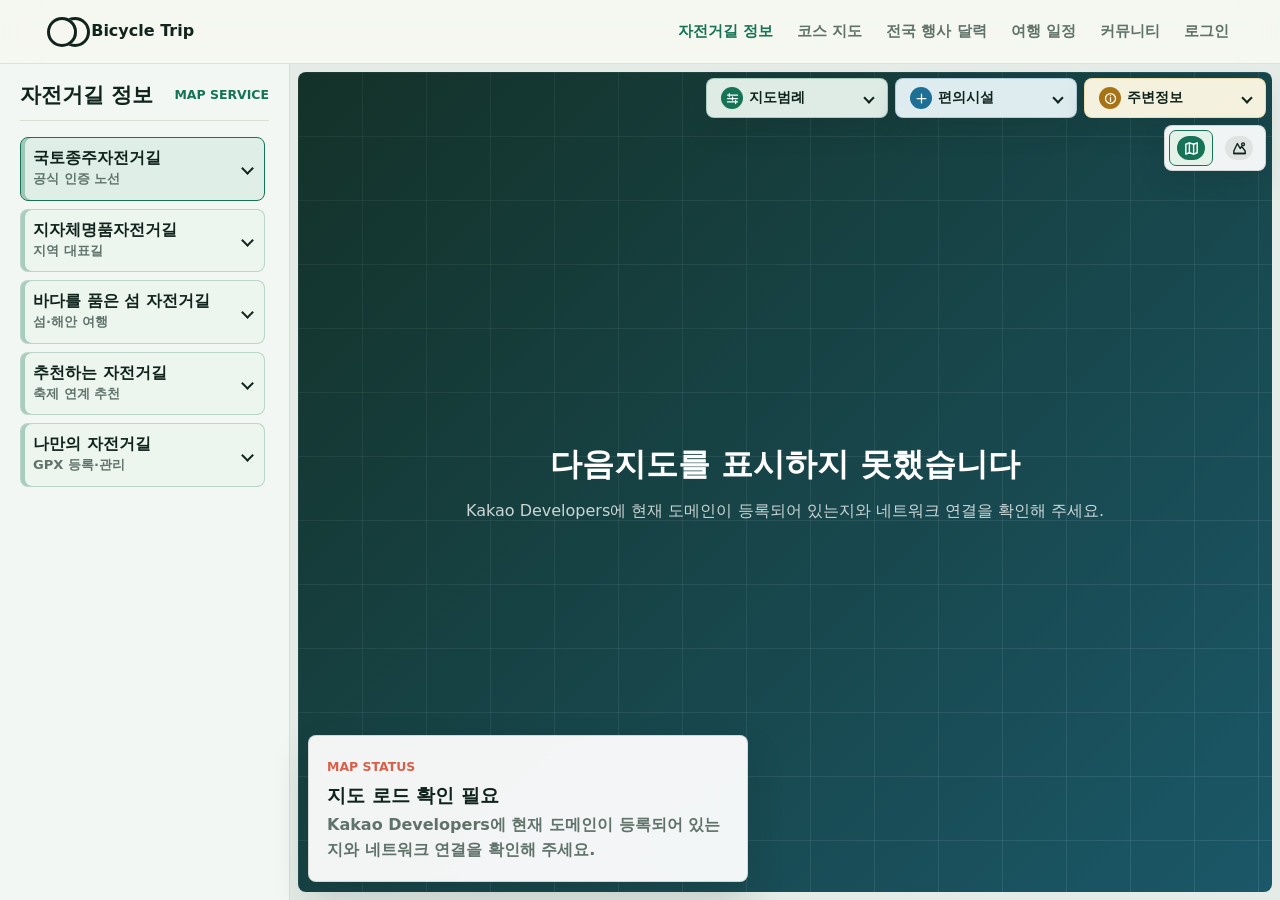
<file: bike-roads.html>
﻿<!doctype html>
<html lang="ko">
  <head>
    <meta charset="utf-8" />
    <meta name="viewport" content="width=device-width, initial-scale=1" />
    <title>자전거길 정보 | 자전거여행 함께 가요</title>
    <meta
      name="description"
      content="지도기반 자전거길 정보로 국토종주 자전거길, 지자체 명품 자전거길, 섬 자전거길, 편의시설과 주변정보를 확인합니다."
    />
    <link rel="stylesheet" href="styles.css" />
  </head>
  <body data-page="bike-roads">
    <header class="site-header">
      <a class="brand" href="index.html" aria-label="홈으로 이동"><span class="brand-mark" aria-hidden="true"></span><span>Bicycle Trip</span></a>
      <nav aria-label="주요 페이지">
        <a href="bike-roads.html" aria-current="page">자전거길 정보</a>
        <a href="maps.html">코스 지도</a>
        <a href="festivals.html">전국 행사 달력</a>
        <a href="itineraries.html">여행 일정</a>
        <a href="community.html">커뮤니티</a>
        <a href="login.html">로그인</a>
      </nav>
    </header>

    <main>
      <section class="bike-kakao-service" aria-label="지도기반 자전거길 정보">
        <div class="bike-map-service kakao-version" aria-label="자전거길 지도 정보 서비스">
          <aside class="bike-map-left" aria-label="자전거길 메뉴">
            <div class="bike-map-brand">
              <strong>자전거길 정보</strong>
              <span>Map Service</span>
            </div>
            <nav class="bike-road-menu" id="bikeRoadCategoryMenu" aria-label="자전거길 분류"></nav>
            <div class="bike-road-menu-list" id="bikeRoadMenuList"></div>
          </aside>

          <section class="bike-kakao-stage" aria-label="다음지도 자전거길 지도창">
            <div class="bike-floating-controls" aria-label="지도 컨트롤 영역">
              <div class="bike-layer-panel" id="bikeLayerControls" aria-label="지도 정보 레이어"></div>
              <div class="bike-map-type-control" id="bikeRoadMapTypeControl" aria-label="지도 표시 방식">
                <button class="active" type="button" data-bike-road-map-type="roadmap" aria-label="일반지도" title="일반지도" aria-pressed="true">
                  <span class="map-type-icon" aria-hidden="true">
                    <svg viewBox="0 0 24 24"><path d="m4 6 5-2 6 2 5-2v14l-5 2-6-2-5 2V6Z"/><path d="M9 4v14M15 6v14"/></svg>
                  </span>
                </button>
                <button type="button" data-bike-road-map-type="hybrid" aria-label="항공사진" title="항공사진" aria-pressed="false">
                  <span class="map-type-icon" aria-hidden="true">
                    <svg viewBox="0 0 24 24"><path d="M4 15.5 9 5l4 7 2-3 5 6.5V19H4v-3.5Z"/><circle cx="17" cy="6" r="2"/><path d="M4 19h16"/></svg>
                  </span>
                </button>
              </div>
            </div>
            <div id="bikeRoadKakaoMap" class="bike-kakao-canvas">
              <div class="map-placeholder">
                <strong>다음지도를 불러오는 중입니다</strong>
                <span>자전거길과 선택한 레이어가 지도 위에 표시됩니다.</span>
              </div>
            </div>
            <div class="bike-kakao-info" id="bikeMapInfoPanel"></div>
          </section>
        </div>
      </section>
    </main>

    <script src="script.js" defer></script>
  </body>
</html>
</file>
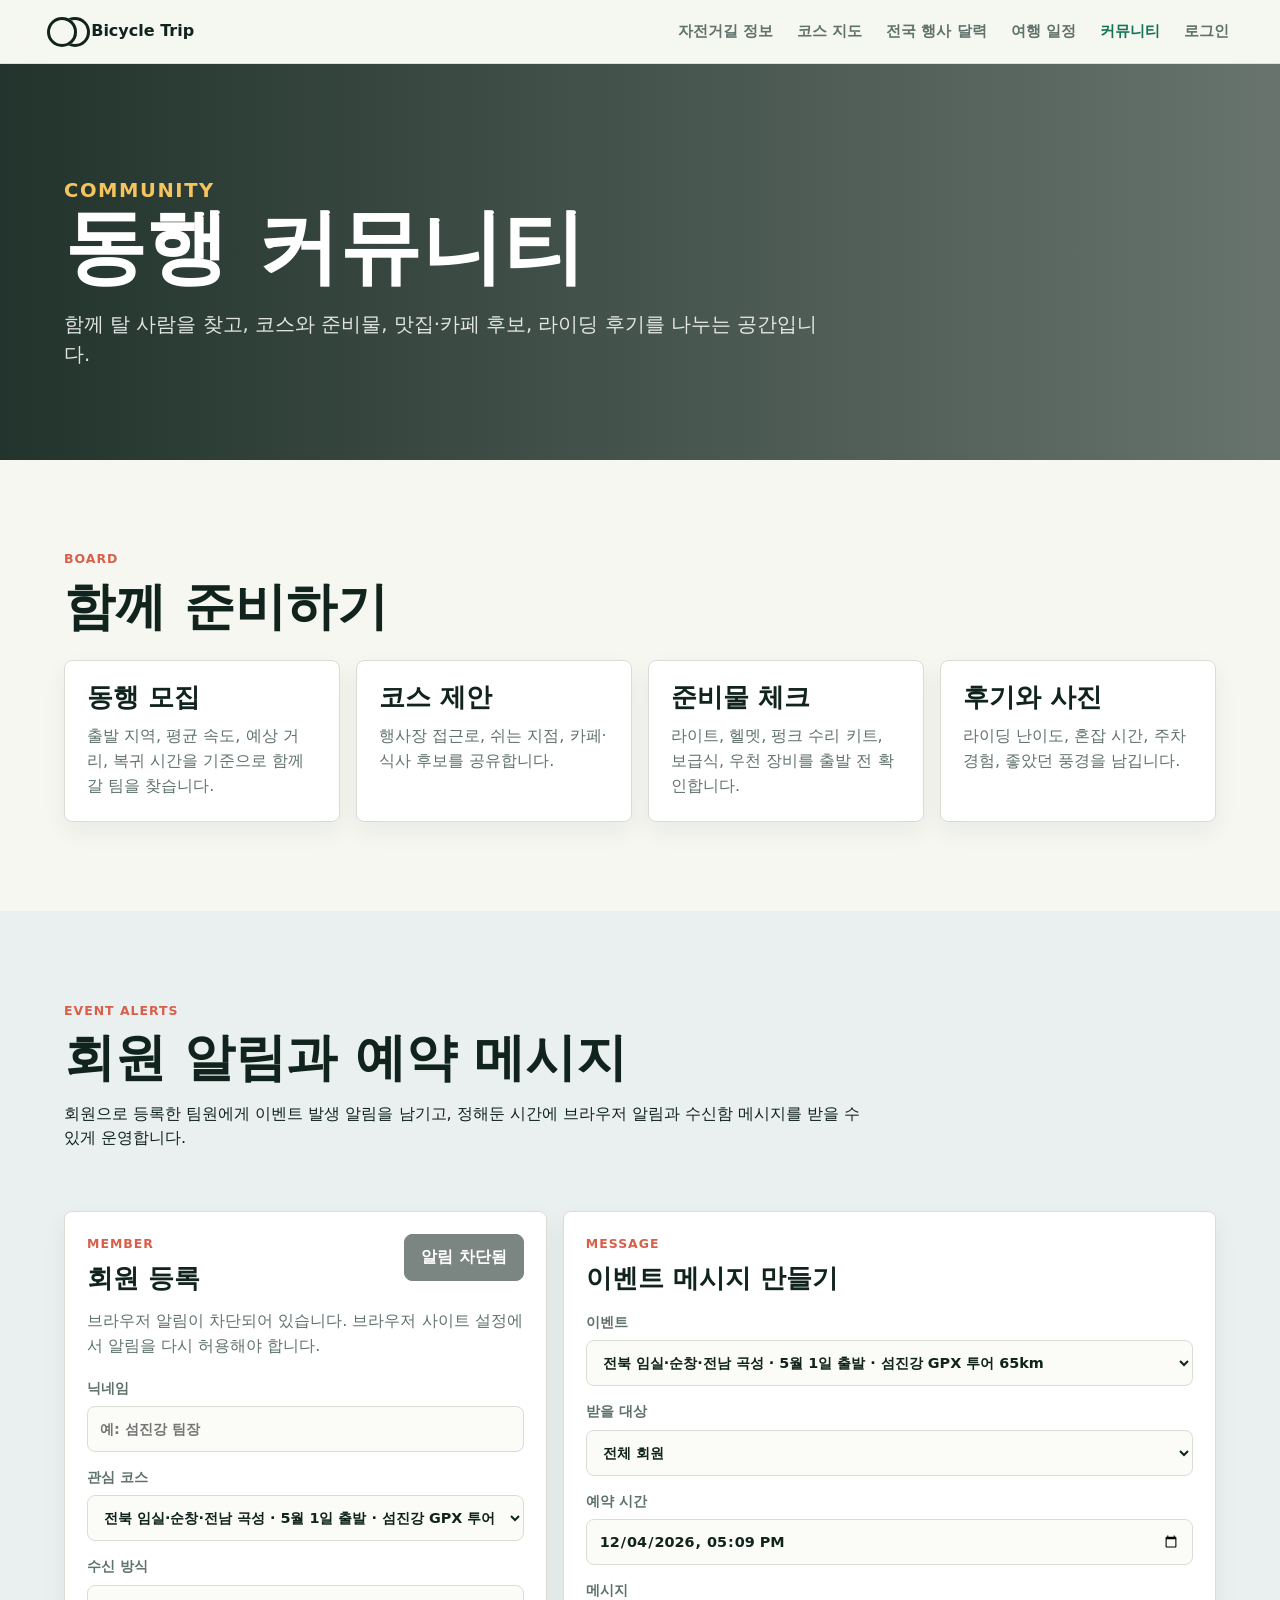
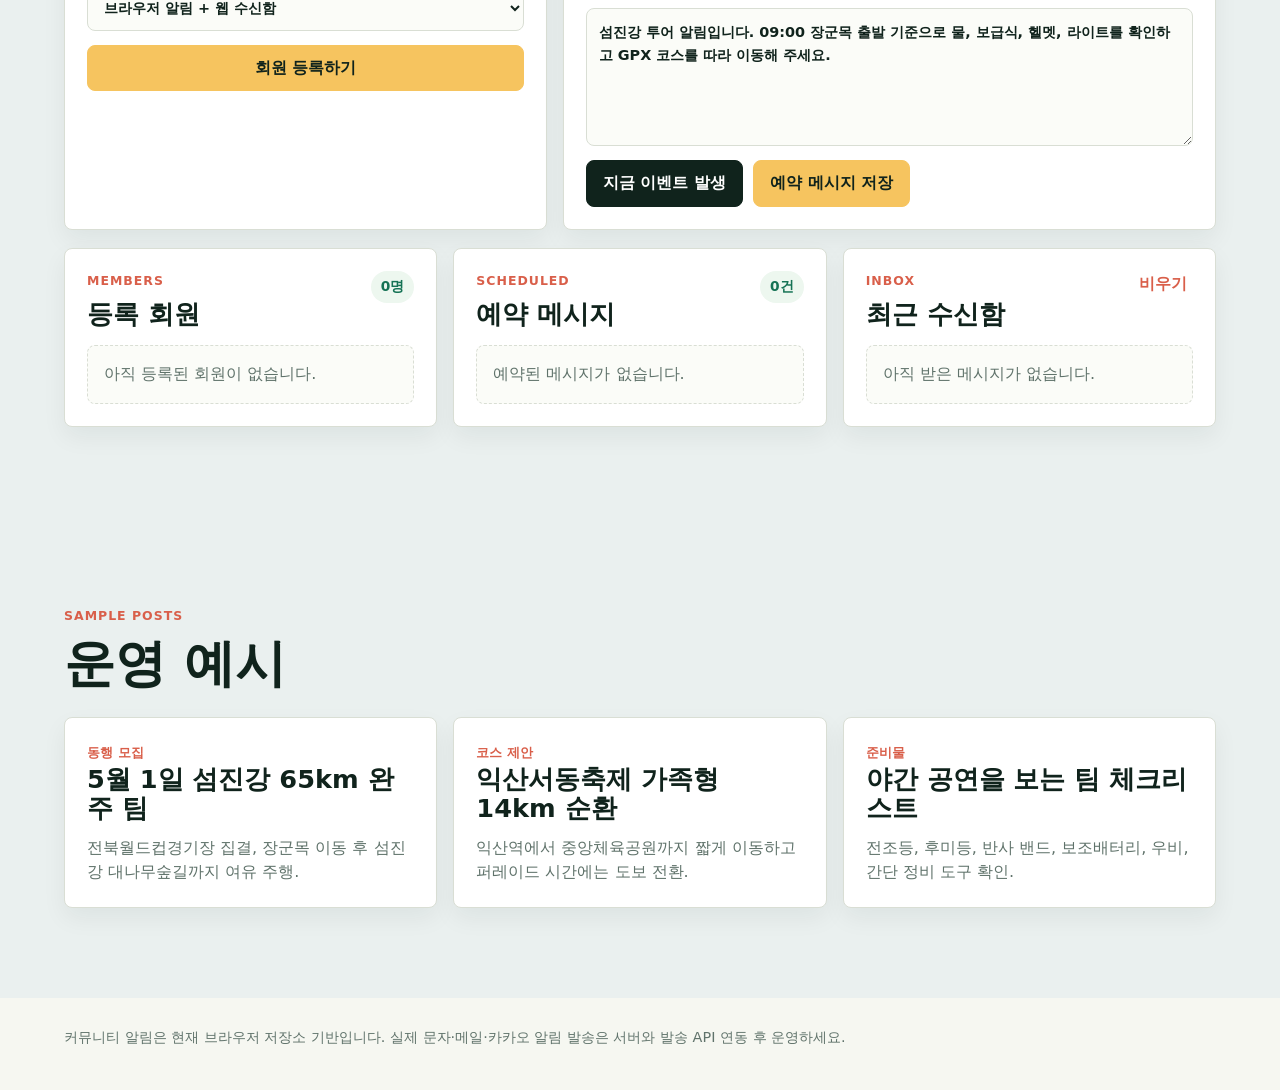
<file: community.html>
<!doctype html>
<html lang="ko">
  <head>
    <meta charset="utf-8" />
    <meta name="viewport" content="width=device-width, initial-scale=1" />
    <title>동행 커뮤니티 | 자전거여행 함께 가요</title>
    <link rel="stylesheet" href="styles.css" />
  </head>
  <body data-page="community">
    <header class="site-header">
      <a class="brand" href="index.html" aria-label="홈으로 이동"><span class="brand-mark" aria-hidden="true"></span><span>Bicycle Trip</span></a>
      <nav aria-label="주요 페이지">
        <a href="bike-roads.html">자전거길 정보</a>
        <a href="maps.html">코스 지도</a>
        <a href="festivals.html">전국 행사 달력</a>
        <a href="itineraries.html">여행 일정</a>
        <a href="community.html" aria-current="page">커뮤니티</a>
        <a href="login.html">로그인</a>
      </nav>
    </header>

    <main>
      <section class="page-hero compact">
        <p class="eyebrow">Community</p>
        <h1>동행 커뮤니티</h1>
        <p>함께 탈 사람을 찾고, 코스와 준비물, 맛집·카페 후보, 라이딩 후기를 나누는 공간입니다.</p>
      </section>

      <section>
        <div class="section-head">
          <p class="eyebrow">Board</p>
          <h2>함께 준비하기</h2>
        </div>
        <div class="community-grid">
          <article>
            <strong>동행 모집</strong>
            <p>출발 지역, 평균 속도, 예상 거리, 복귀 시간을 기준으로 함께 갈 팀을 찾습니다.</p>
          </article>
          <article>
            <strong>코스 제안</strong>
            <p>행사장 접근로, 쉬는 지점, 카페·식사 후보를 공유합니다.</p>
          </article>
          <article>
            <strong>준비물 체크</strong>
            <p>라이트, 헬멧, 펑크 수리 키트, 보급식, 우천 장비를 출발 전 확인합니다.</p>
          </article>
          <article>
            <strong>후기와 사진</strong>
            <p>라이딩 난이도, 혼잡 시간, 주차 경험, 좋았던 풍경을 남깁니다.</p>
          </article>
        </div>
      </section>

      <section class="home-band community-alerts">
        <div class="section-head">
          <p class="eyebrow">Event Alerts</p>
          <h2>회원 알림과 예약 메시지</h2>
          <p>회원으로 등록한 팀원에게 이벤트 발생 알림을 남기고, 정해둔 시간에 브라우저 알림과 수신함 메시지를 받을 수 있게 운영합니다.</p>
        </div>

        <div class="alert-layout">
          <article class="alert-card">
            <div class="alert-card-head">
              <div>
                <p class="eyebrow">Member</p>
                <h3>회원 등록</h3>
              </div>
              <button class="button dark" type="button" id="notificationPermissionButton">알림 허용</button>
            </div>
            <p class="alert-note" id="notificationStatus">브라우저 알림 권한을 허용하면 예약 시간이 되었을 때 화면 밖에서도 알림을 받을 수 있습니다.</p>
            <form class="alert-form" id="memberForm">
              <label>
                닉네임
                <input id="memberName" name="memberName" type="text" maxlength="24" placeholder="예: 섬진강 팀장" required />
              </label>
              <label>
                관심 코스
                <select id="memberRoute" name="memberRoute"></select>
              </label>
              <label>
                수신 방식
                <select id="memberChannel" name="memberChannel">
                  <option value="browser">브라우저 알림 + 웹 수신함</option>
                  <option value="inbox">웹 수신함만</option>
                </select>
              </label>
              <button class="button primary" type="submit">회원 등록하기</button>
            </form>
          </article>

          <article class="alert-card">
            <div>
              <p class="eyebrow">Message</p>
              <h3>이벤트 메시지 만들기</h3>
            </div>
            <form class="alert-form" id="messageForm">
              <label>
                이벤트
                <select id="messageEvent" name="messageEvent"></select>
              </label>
              <label>
                받을 대상
                <select id="messageAudience" name="messageAudience">
                  <option value="all">전체 회원</option>
                  <option value="route">선택한 코스 관심 회원</option>
                </select>
              </label>
              <label>
                예약 시간
                <input id="messageTime" name="messageTime" type="datetime-local" />
              </label>
              <label>
                메시지
                <textarea id="messageBody" name="messageBody" rows="5" maxlength="180" required></textarea>
              </label>
              <div class="alert-actions">
                <button class="button dark" type="button" id="sendNowButton">지금 이벤트 발생</button>
                <button class="button primary" type="submit">예약 메시지 저장</button>
              </div>
            </form>
          </article>
        </div>

        <div class="alert-dashboard" aria-live="polite">
          <article class="alert-card">
            <div class="alert-card-head">
              <div>
                <p class="eyebrow">Members</p>
                <h3>등록 회원</h3>
              </div>
              <span class="alert-count" id="memberCount">0명</span>
            </div>
            <div class="mini-list" id="memberList"></div>
          </article>

          <article class="alert-card">
            <div class="alert-card-head">
              <div>
                <p class="eyebrow">Scheduled</p>
                <h3>예약 메시지</h3>
              </div>
              <span class="alert-count" id="scheduleCount">0건</span>
            </div>
            <div class="mini-list" id="scheduleList"></div>
          </article>

          <article class="alert-card">
            <div class="alert-card-head">
              <div>
                <p class="eyebrow">Inbox</p>
                <h3>최근 수신함</h3>
              </div>
              <button class="text-button" type="button" id="clearInboxButton">비우기</button>
            </div>
            <div class="mini-list" id="messageInbox"></div>
          </article>
        </div>
      </section>

      <section class="home-band">
        <div class="section-head">
          <p class="eyebrow">Sample Posts</p>
          <h2>운영 예시</h2>
        </div>
        <div class="post-list">
          <article>
            <span>동행 모집</span>
            <strong>5월 1일 섬진강 65km 완주 팀</strong>
            <p>전북월드컵경기장 집결, 장군목 이동 후 섬진강 대나무숲길까지 여유 주행.</p>
          </article>
          <article>
            <span>코스 제안</span>
            <strong>익산서동축제 가족형 14km 순환</strong>
            <p>익산역에서 중앙체육공원까지 짧게 이동하고 퍼레이드 시간에는 도보 전환.</p>
          </article>
          <article>
            <span>준비물</span>
            <strong>야간 공연을 보는 팀 체크리스트</strong>
            <p>전조등, 후미등, 반사 밴드, 보조배터리, 우비, 간단 정비 도구 확인.</p>
          </article>
        </div>
      </section>
    </main>

    <footer class="site-footer"><p>커뮤니티 알림은 현재 브라우저 저장소 기반입니다. 실제 문자·메일·카카오 알림 발송은 서버와 발송 API 연동 후 운영하세요.</p></footer>
    <script src="script.js" defer></script>
  </body>
</html>
</file>
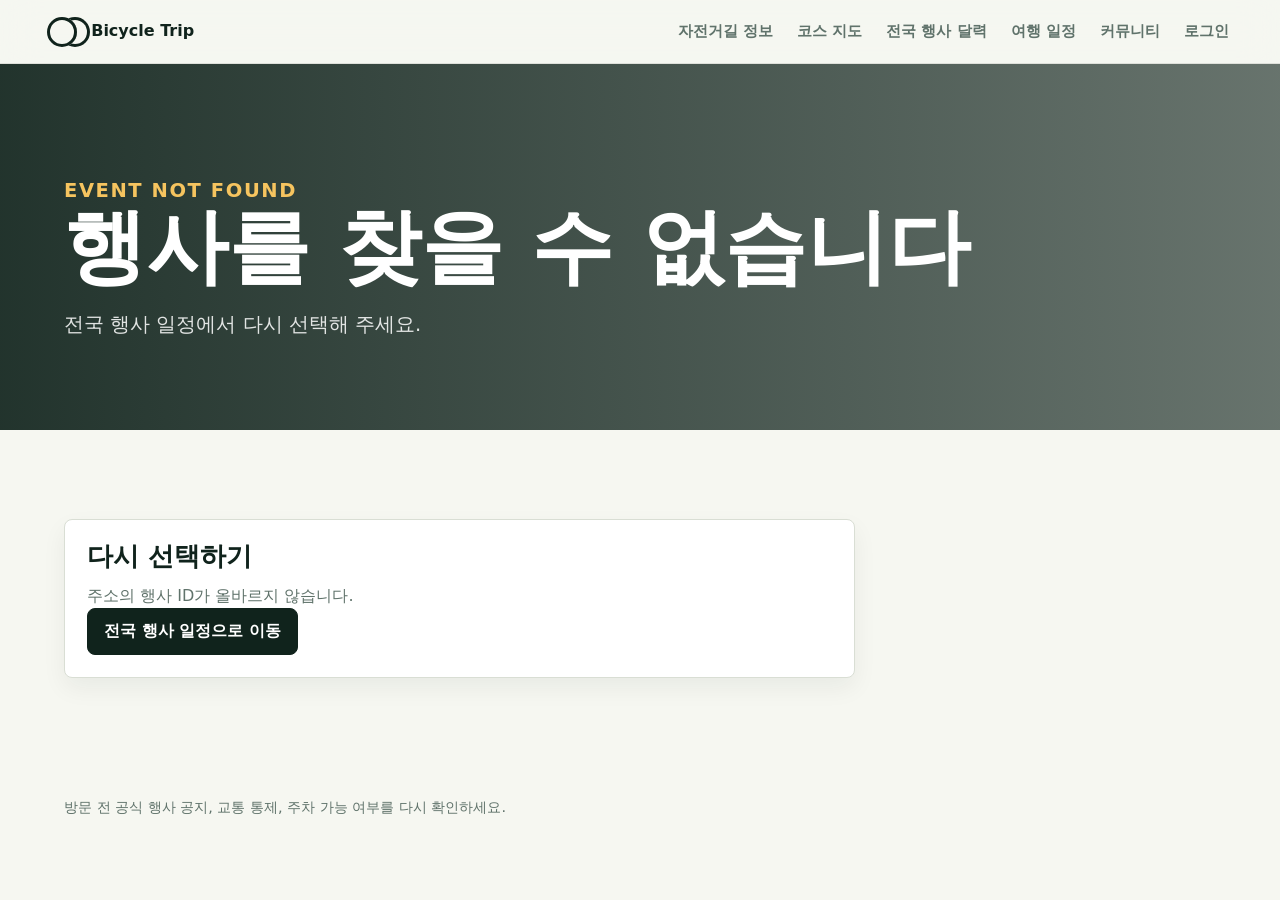
<file: event.html>
<!doctype html>
<html lang="ko">
  <head>
    <meta charset="utf-8" />
    <meta name="viewport" content="width=device-width, initial-scale=1" />
    <title>행사 상세 | 자전거여행 함께 가요</title>
    <link rel="stylesheet" href="styles.css" />
  </head>
  <body data-page="event">
    <header class="site-header">
      <a class="brand" href="index.html" aria-label="홈으로 이동"><span class="brand-mark" aria-hidden="true"></span><span>Bicycle Trip</span></a>
      <nav aria-label="주요 페이지">
        <a href="bike-roads.html">자전거길 정보</a>
        <a href="maps.html">코스 지도</a>
        <a href="festivals.html">전국 행사 달력</a>
        <a href="itineraries.html">여행 일정</a>
        <a href="community.html">커뮤니티</a>
        <a href="login.html">로그인</a>
      </nav>
    </header>

    <main>
      <section class="page-hero compact event-hero" id="eventHero">
        <p class="eyebrow">Event Detail</p>
        <h1>행사 상세</h1>
        <p>선택한 행사 정보를 불러오는 중입니다.</p>
      </section>

      <section class="detail-layout" id="eventDetail"></section>
    </main>

    <footer class="site-footer"><p>방문 전 공식 행사 공지, 교통 통제, 주차 가능 여부를 다시 확인하세요.</p></footer>
    <script src="script.js" defer></script>
  </body>
</html>
</file>
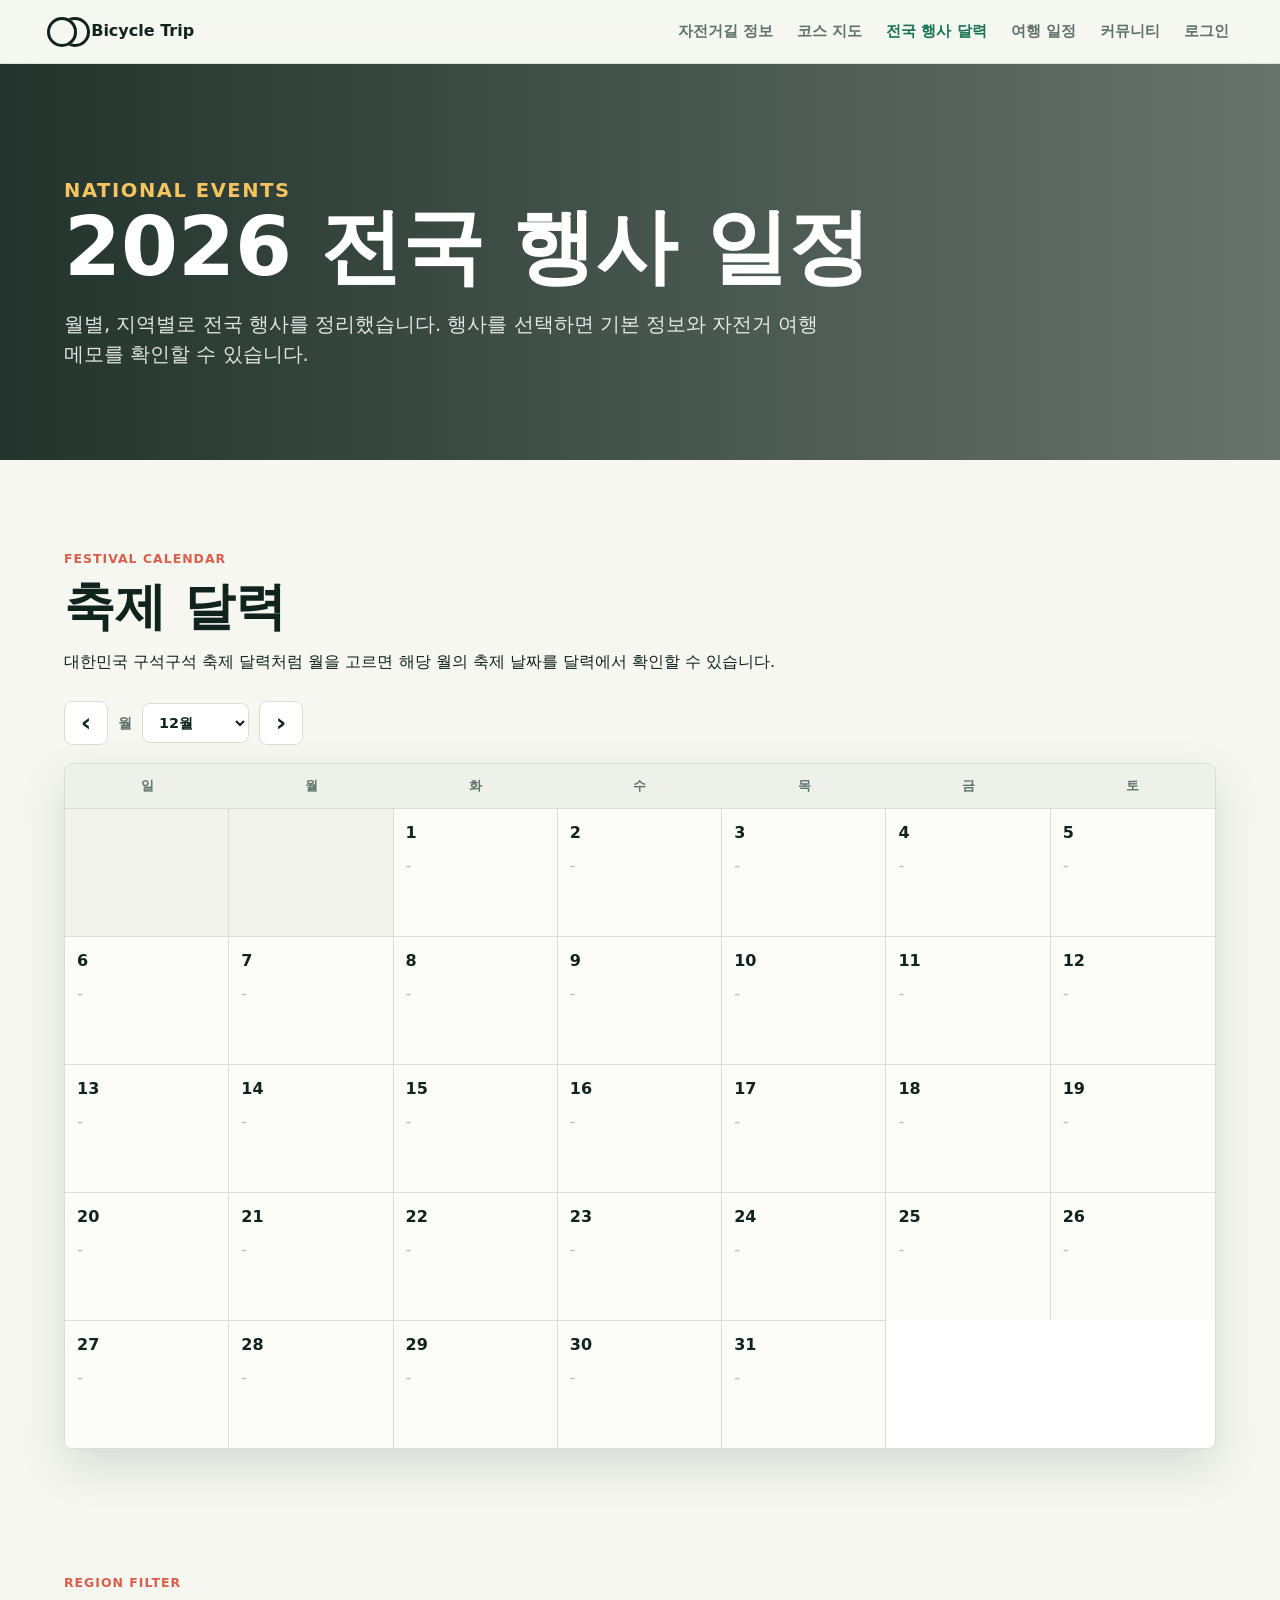
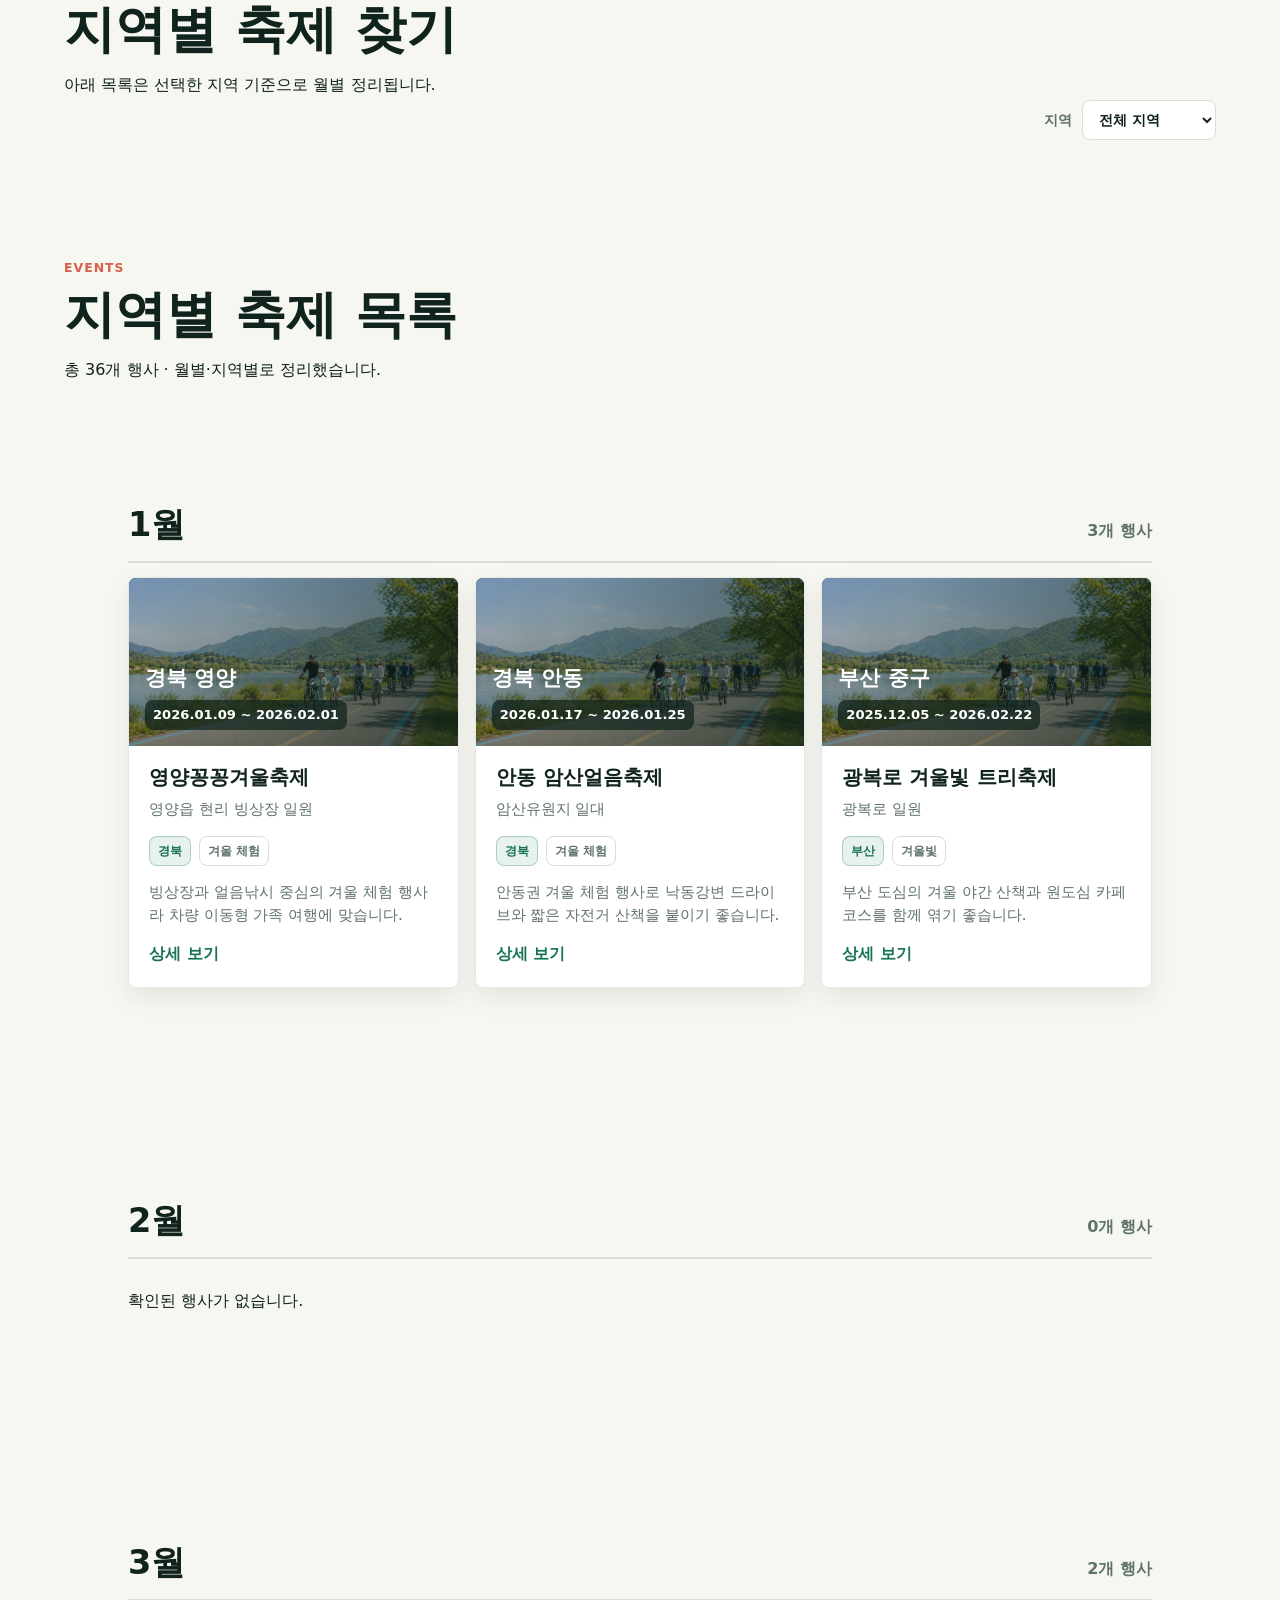
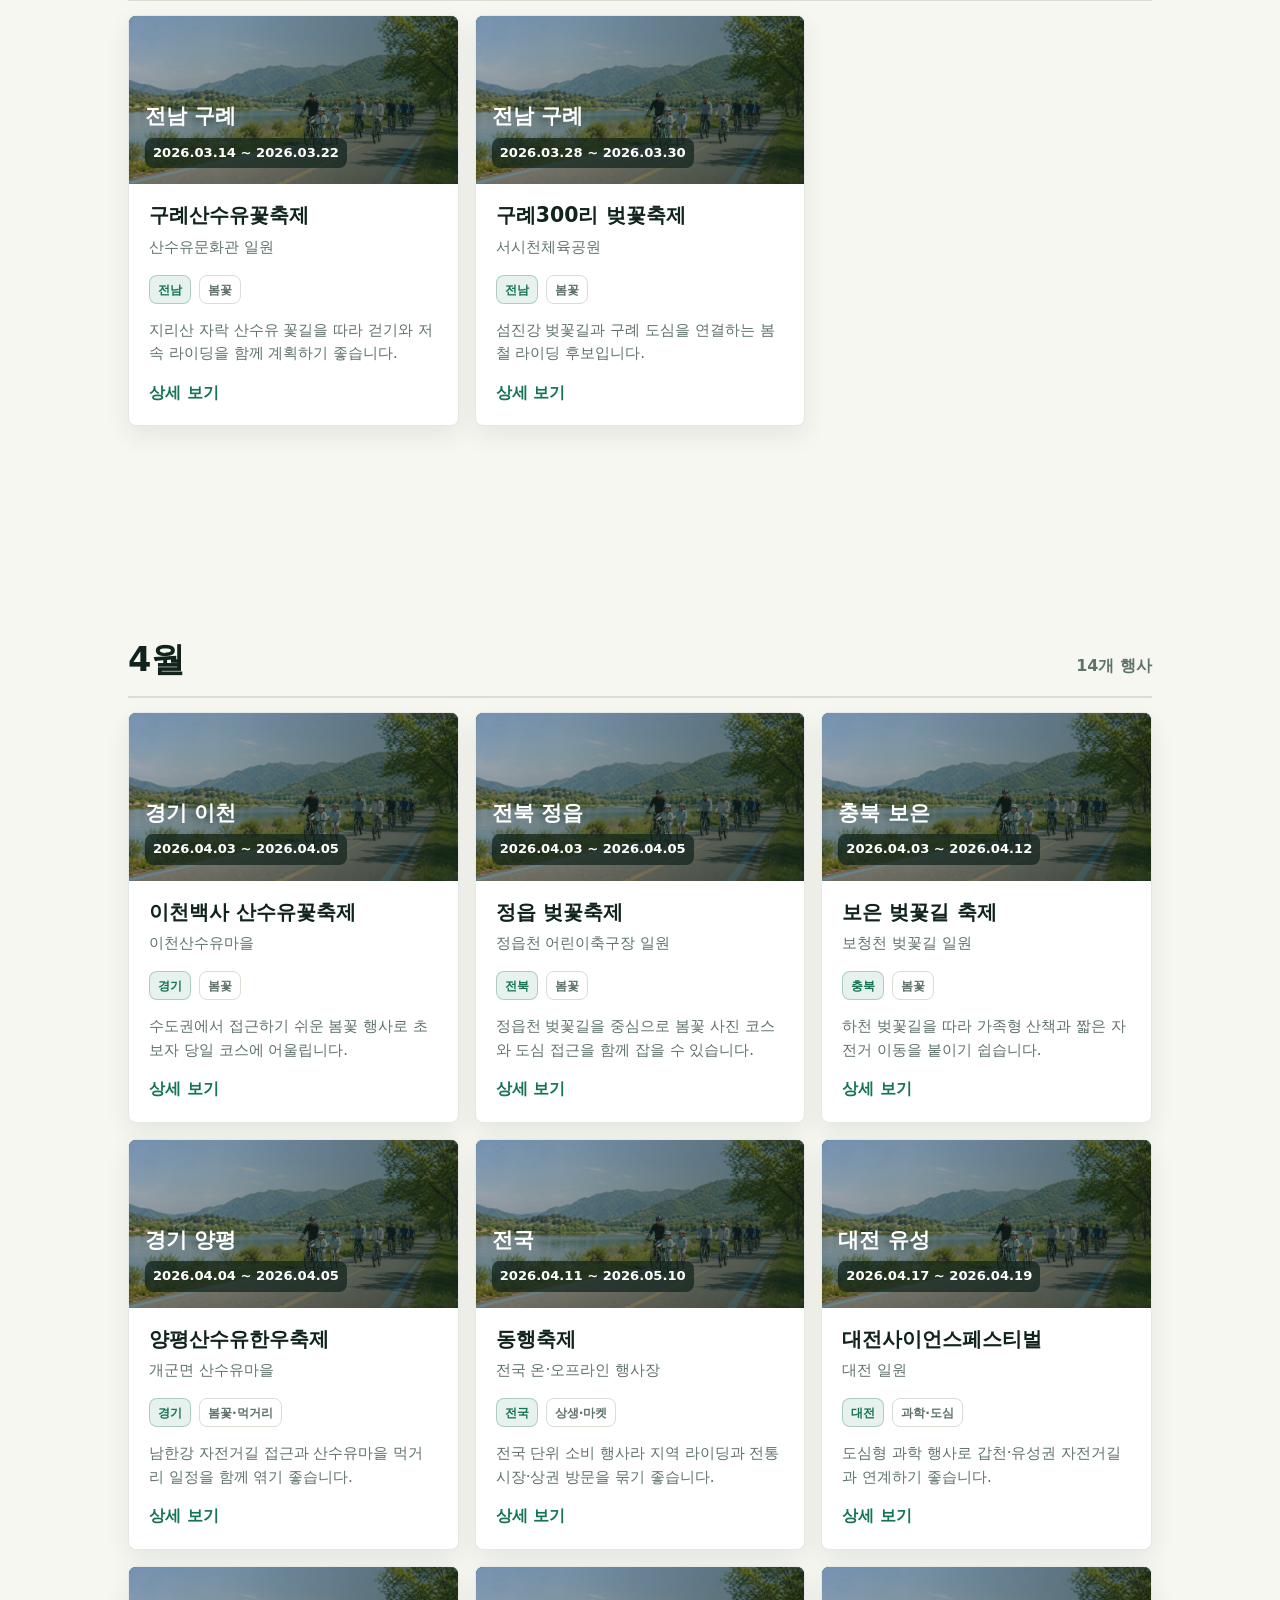
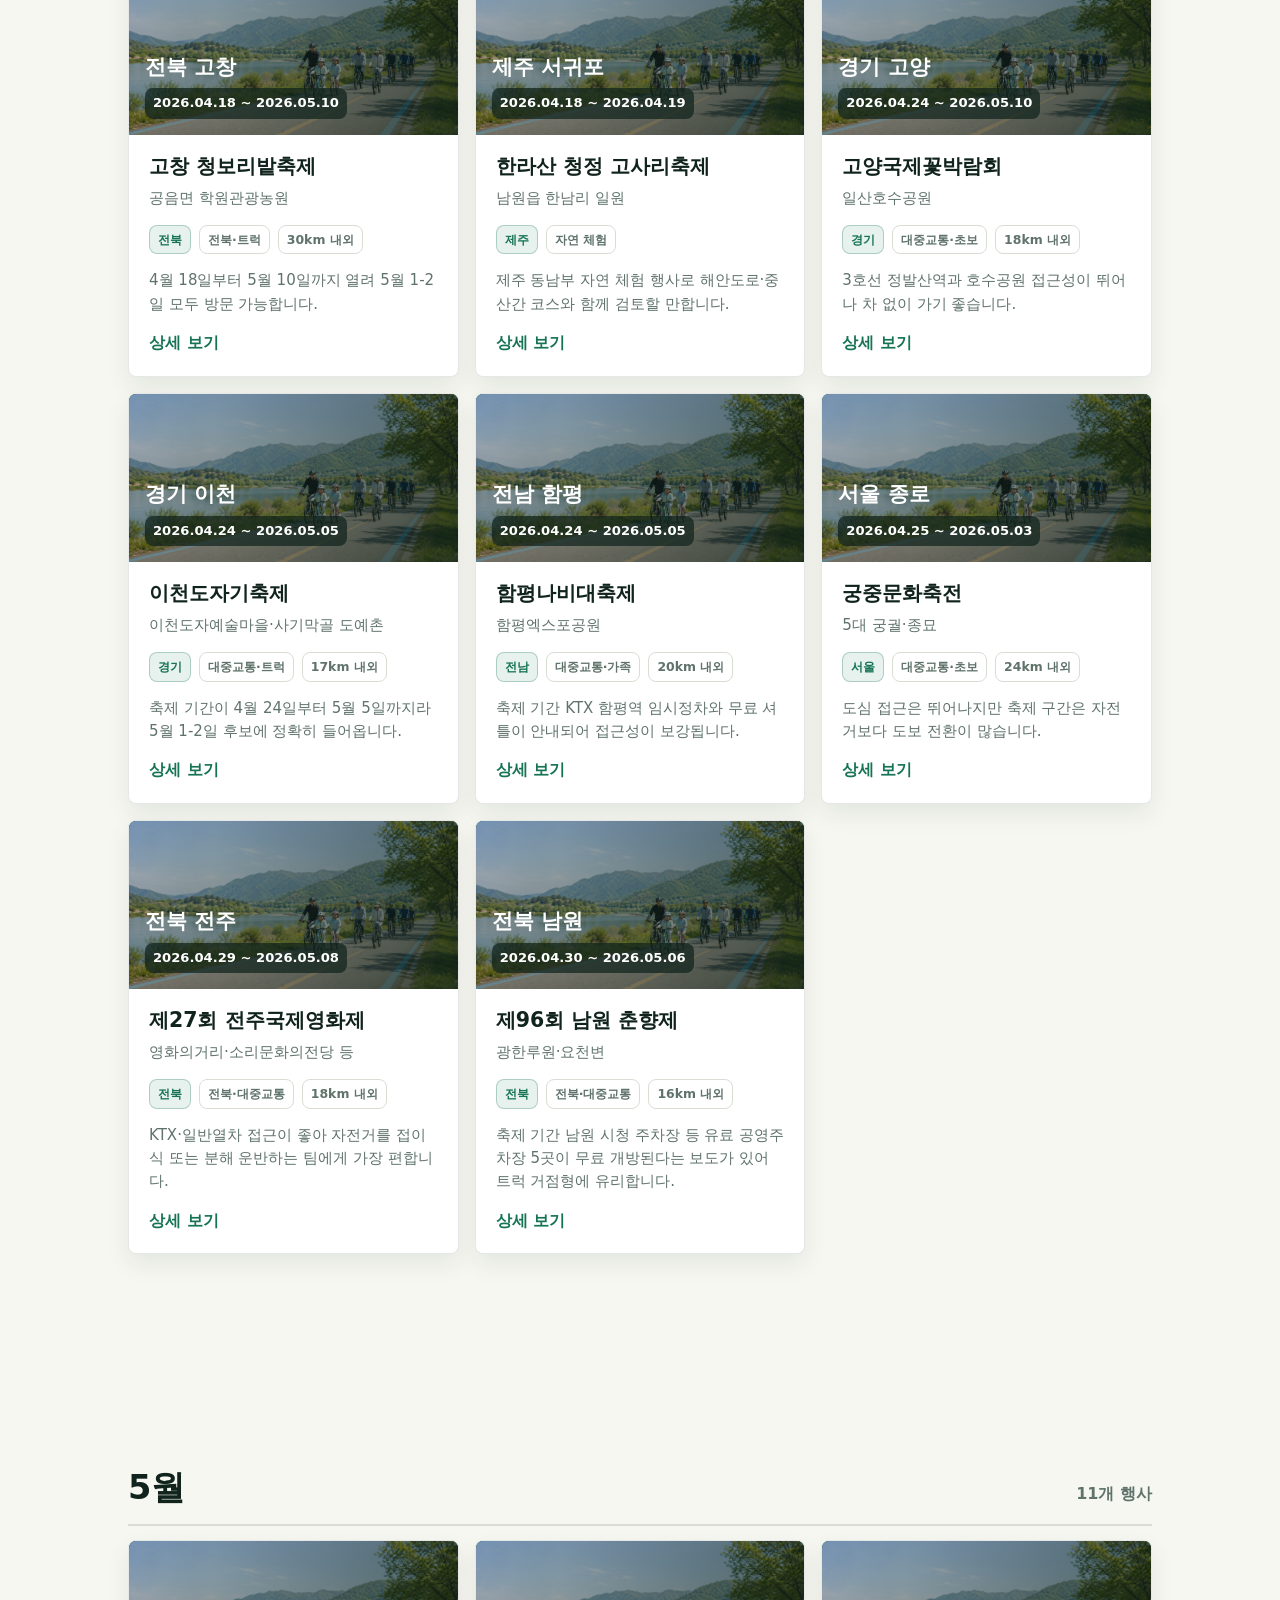
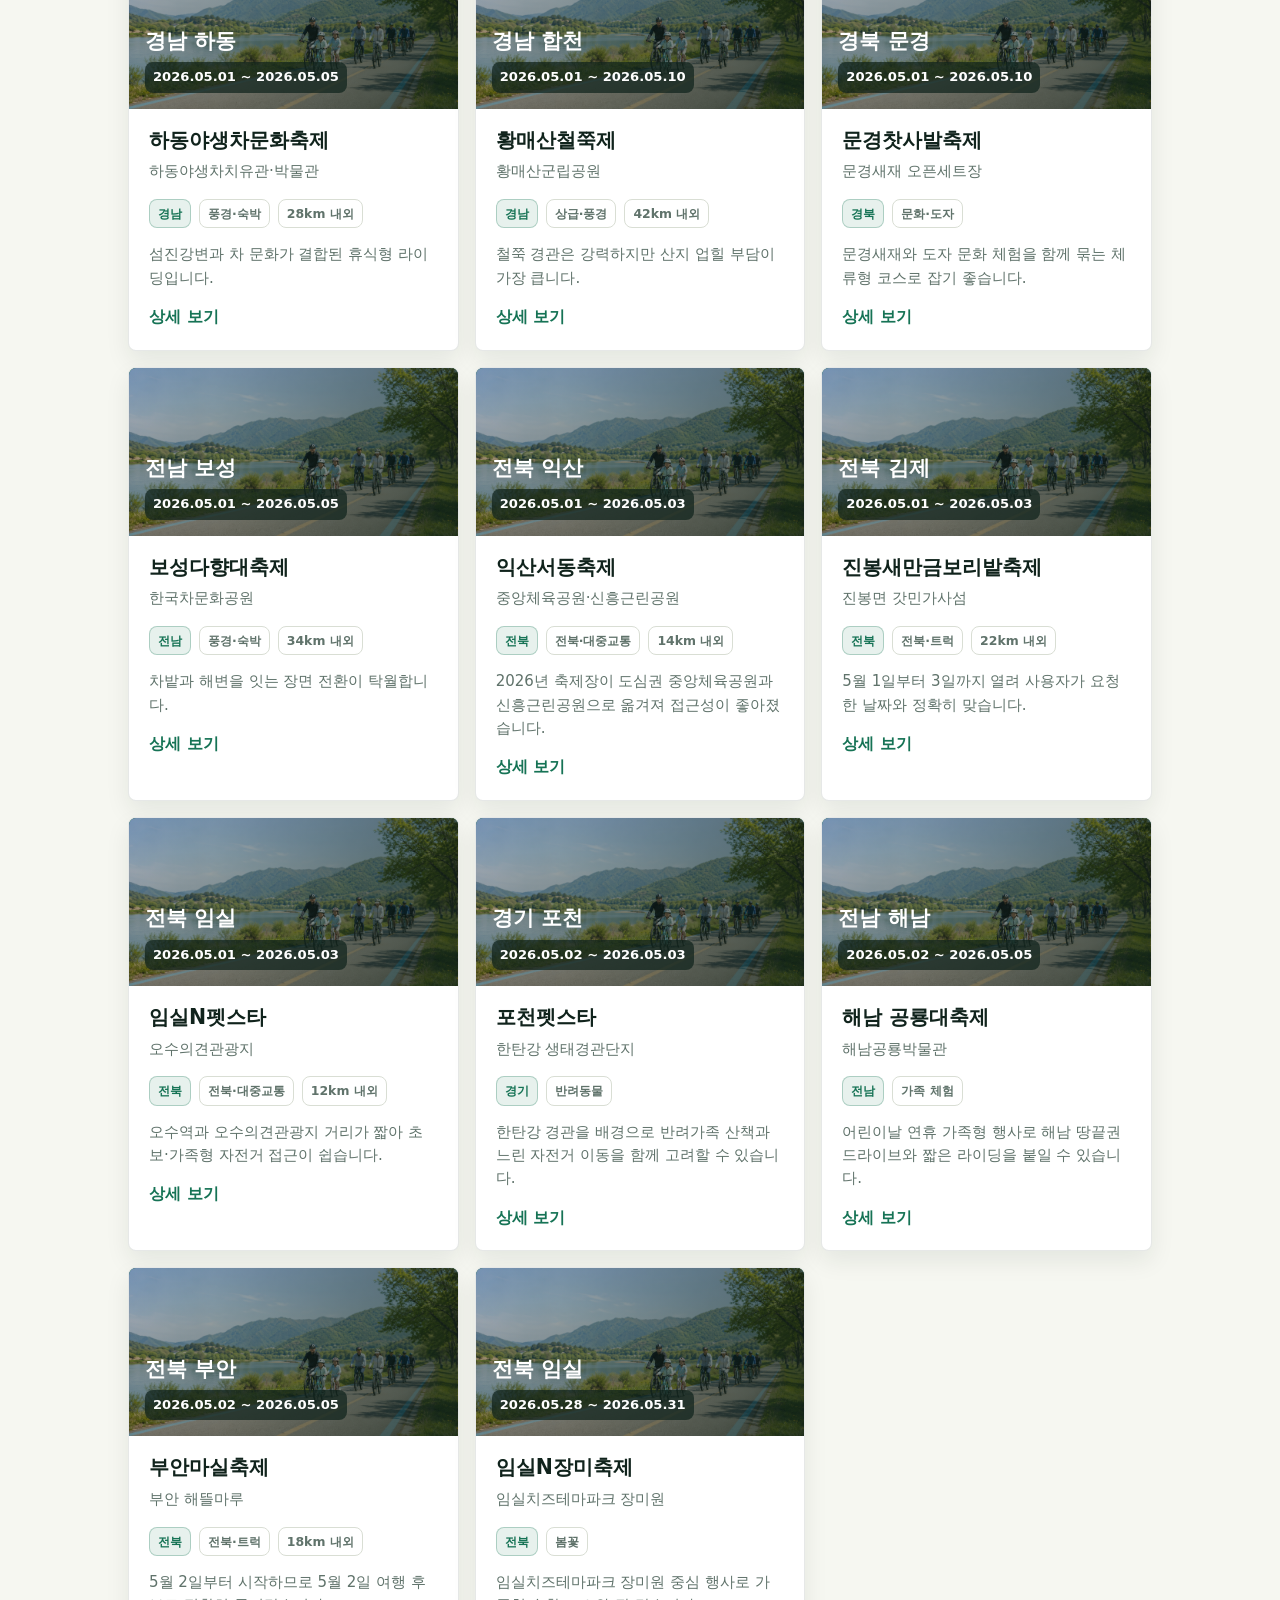
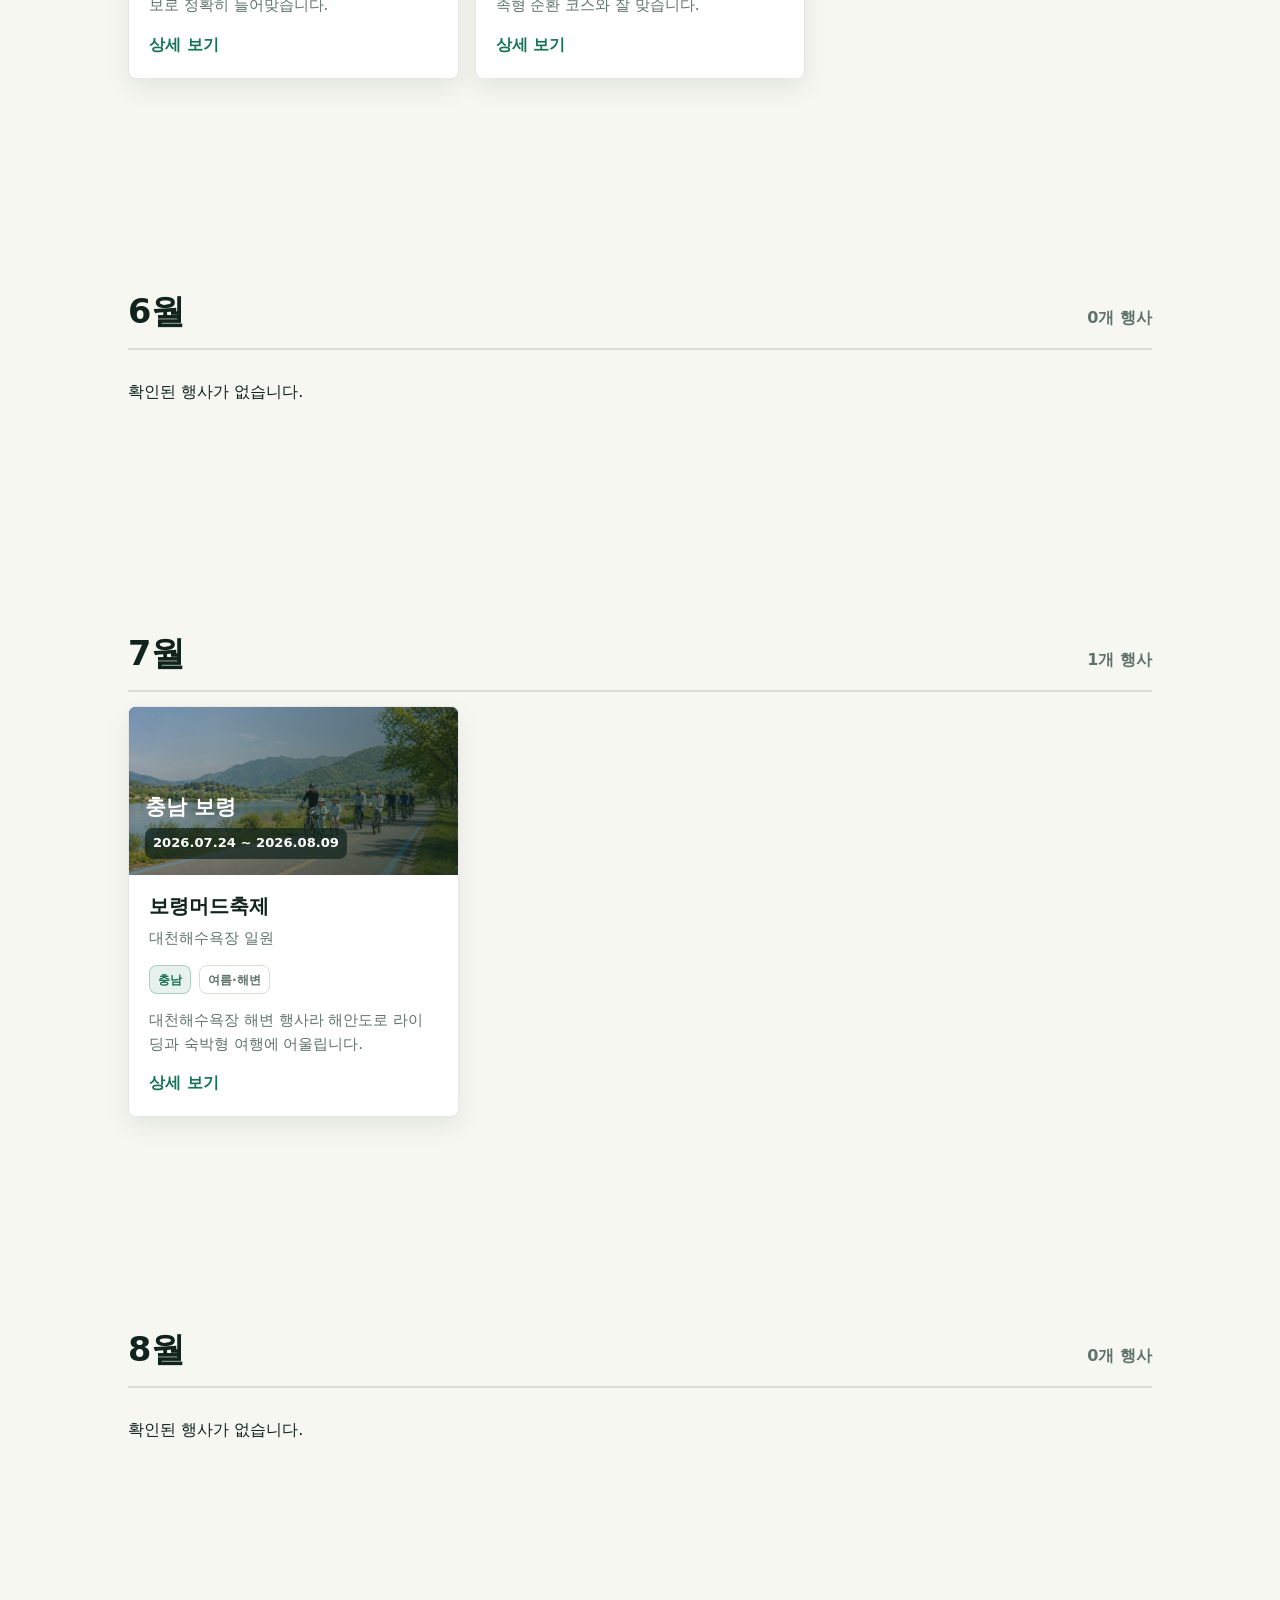
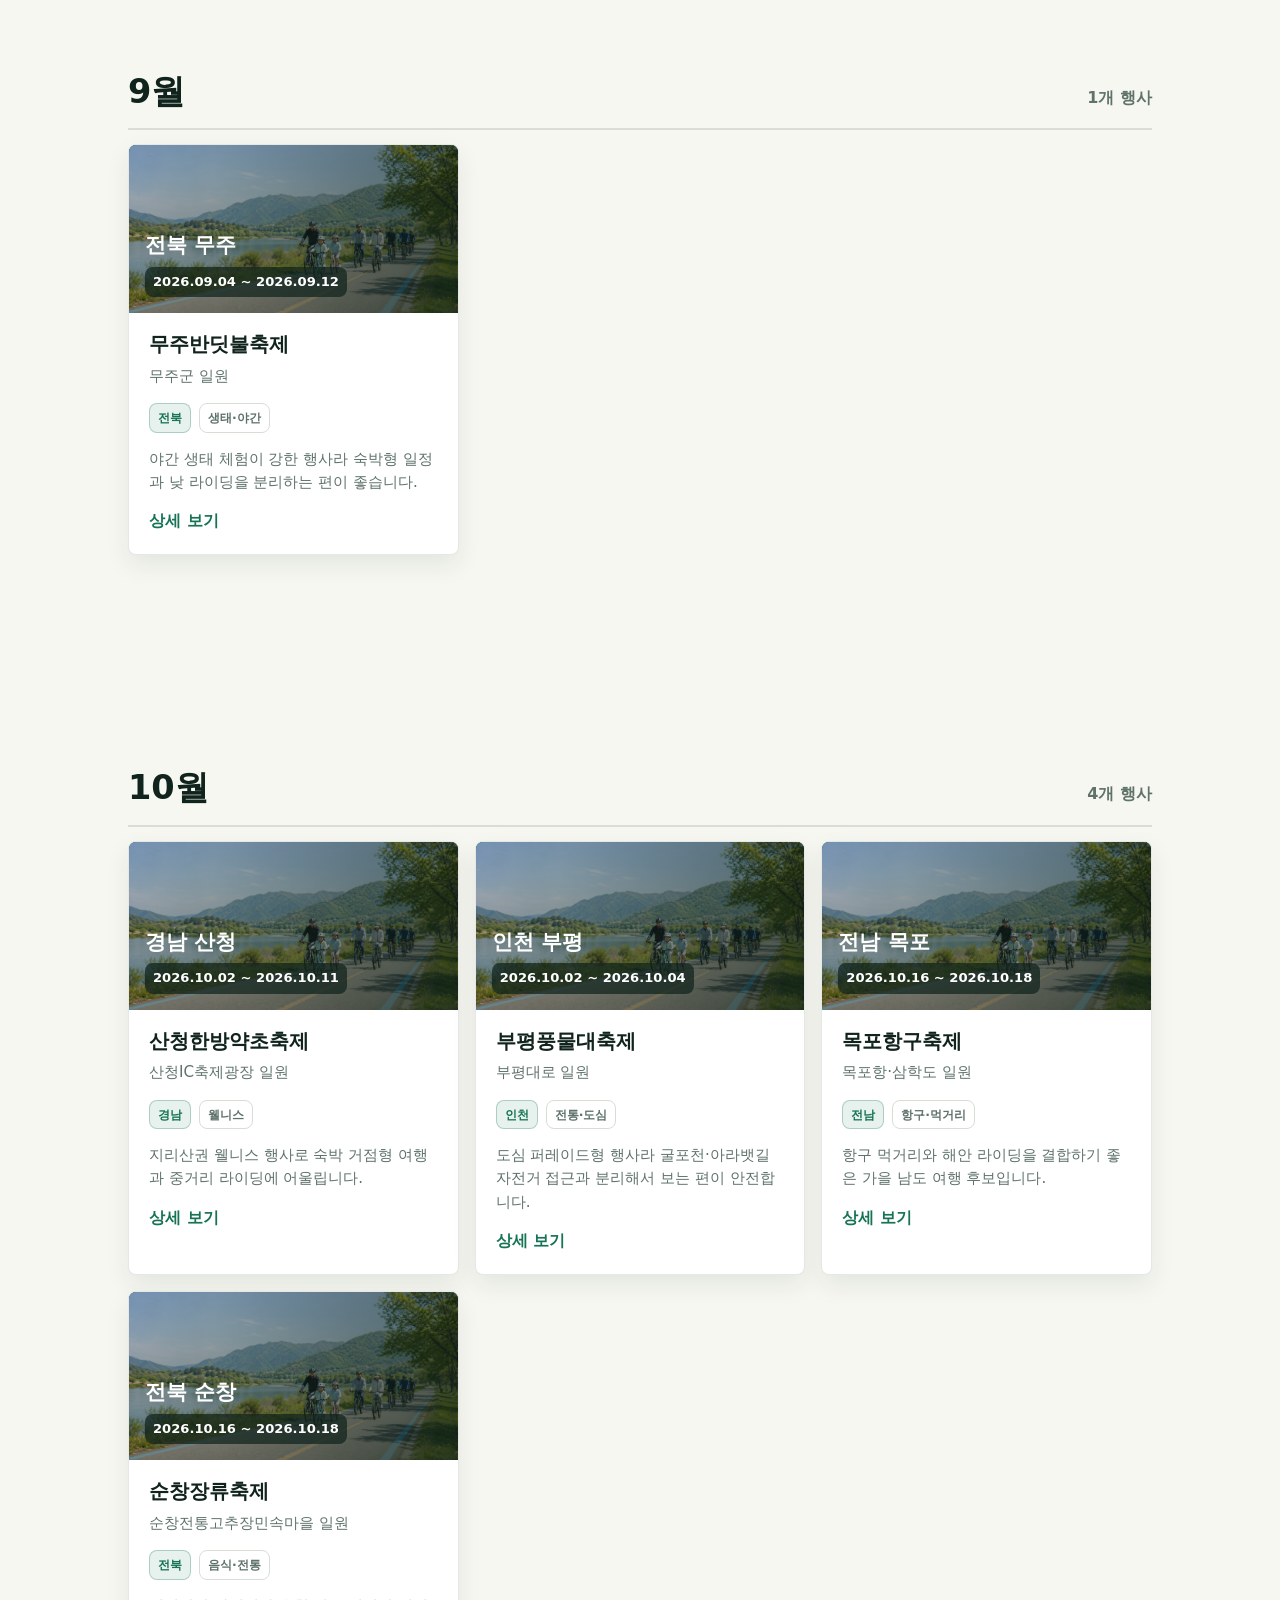
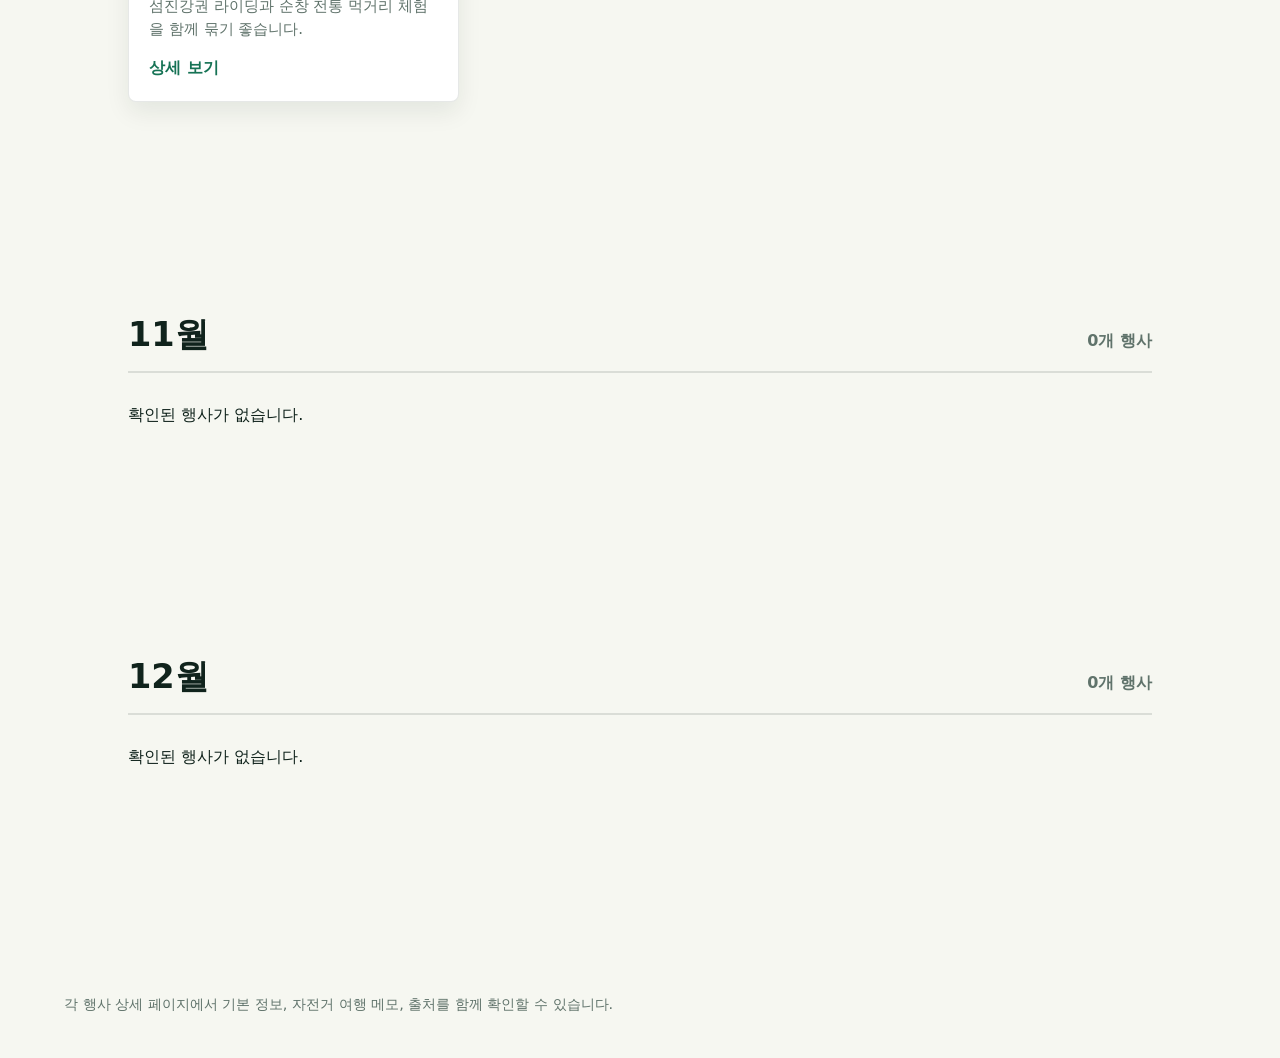
<file: festivals.html>
<!doctype html>
<html lang="ko">
  <head>
    <meta charset="utf-8" />
    <meta name="viewport" content="width=device-width, initial-scale=1" />
    <title>전국 행사 목록 | 자전거여행 함께 가요</title>
    <link rel="stylesheet" href="styles.css" />
  </head>
  <body data-page="festivals">
    <header class="site-header">
      <a class="brand" href="index.html"><span class="brand-mark" aria-hidden="true"></span><span>Bicycle Trip</span></a>
      <nav aria-label="주요 페이지">
        <a href="bike-roads.html">자전거길 정보</a>
        <a href="maps.html">코스 지도</a>
        <a href="festivals.html" aria-current="page">전국 행사 달력</a>
        <a href="itineraries.html">여행 일정</a>
        <a href="community.html">커뮤니티</a>
        <a href="login.html">로그인</a>
      </nav>
    </header>

    <main>
      <section class="page-hero compact">
        <p class="eyebrow">National Events</p>
        <h1>2026 전국 행사 일정</h1>
        <p>월별, 지역별로 전국 행사를 정리했습니다. 행사를 선택하면 기본 정보와 자전거 여행 메모를 확인할 수 있습니다.</p>
      </section>

      <section class="festival-calendar-panel" aria-label="축제 달력">
        <div class="section-head">
          <p class="eyebrow">Festival Calendar</p>
          <h2>축제 달력</h2>
          <p>대한민국 구석구석 축제 달력처럼 월을 고르면 해당 월의 축제 날짜를 달력에서 확인할 수 있습니다.</p>
        </div>
        <div class="calendar-controls">
          <button class="calendar-nav" id="monthPrev" type="button" aria-label="이전 달">‹</button>
          <label class="sort-control">
            <span>월</span>
            <select id="monthFilter"></select>
          </label>
          <button class="calendar-nav" id="monthNext" type="button" aria-label="다음 달">›</button>
        </div>
        <div class="festival-calendar" id="festivalCalendar" aria-live="polite"></div>
      </section>

      <section class="calendar-toolbar" aria-label="지역별 행사 일정 필터">
        <div class="section-head">
          <p class="eyebrow">Region Filter</p>
          <h2>지역별 축제 찾기</h2>
          <p>아래 목록은 선택한 지역 기준으로 월별 정리됩니다.</p>
        </div>
        <div class="controls">
          <label class="sort-control">
            <span>지역</span>
            <select id="regionFilter"></select>
          </label>
        </div>
      </section>

      <section>
        <div class="section-head">
          <p class="eyebrow">Events</p>
          <h2>지역별 축제 목록</h2>
          <p id="calendarMeta">전체 일정을 불러오는 중입니다.</p>
        </div>
        <div class="calendar-list" id="calendarGrid"></div>
      </section>
    </main>
    <footer class="site-footer"><p>각 행사 상세 페이지에서 기본 정보, 자전거 여행 메모, 출처를 함께 확인할 수 있습니다.</p></footer>
    <script src="script.js" defer></script>
  </body>
</html>
</file>
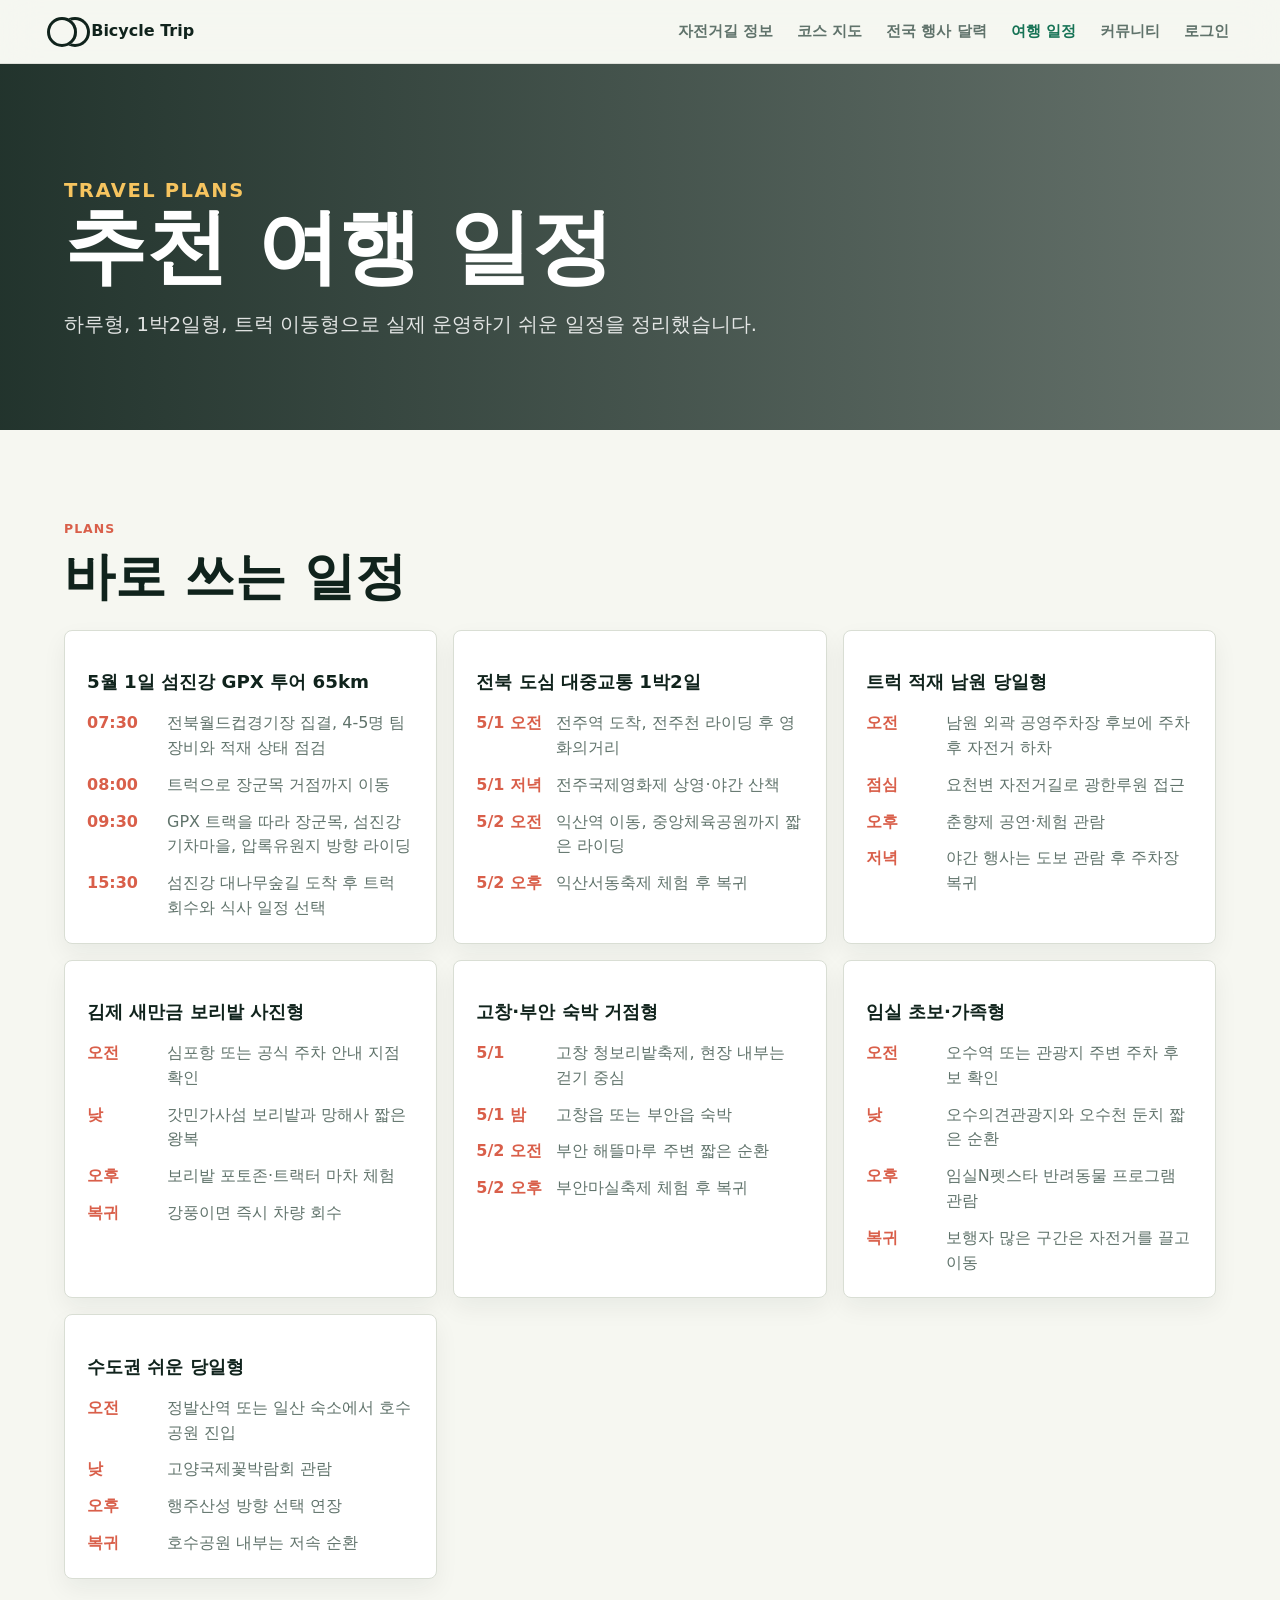
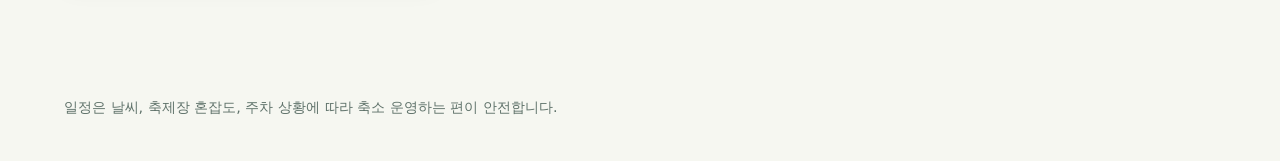
<file: itineraries.html>
<!doctype html>
<html lang="ko">
  <head>
    <meta charset="utf-8" />
    <meta name="viewport" content="width=device-width, initial-scale=1" />
    <title>추천 여행 일정 | 자전거여행 함께 가요</title>
    <link rel="stylesheet" href="styles.css" />
  </head>
  <body data-page="itineraries">
    <header class="site-header">
      <a class="brand" href="index.html"><span class="brand-mark" aria-hidden="true"></span><span>Bicycle Trip</span></a>
      <nav aria-label="주요 페이지">
        <a href="bike-roads.html">자전거길 정보</a>
        <a href="maps.html">코스 지도</a>
        <a href="festivals.html">전국 행사 달력</a>
        <a href="itineraries.html" aria-current="page">여행 일정</a>
        <a href="community.html">커뮤니티</a>
        <a href="login.html">로그인</a>
      </nav>
    </header>

    <main>
      <section class="page-hero compact">
        <p class="eyebrow">Travel Plans</p>
        <h1>추천 여행 일정</h1>
        <p>하루형, 1박2일형, 트럭 이동형으로 실제 운영하기 쉬운 일정을 정리했습니다.</p>
      </section>
      <section>
        <div class="section-head">
          <p class="eyebrow">Plans</p>
          <h2>바로 쓰는 일정</h2>
        </div>
        <div class="plan-grid" id="planGrid"></div>
      </section>
    </main>
    <footer class="site-footer"><p>일정은 날씨, 축제장 혼잡도, 주차 상황에 따라 축소 운영하는 편이 안전합니다.</p></footer>
    <script src="script.js" defer></script>
  </body>
</html>
</file>
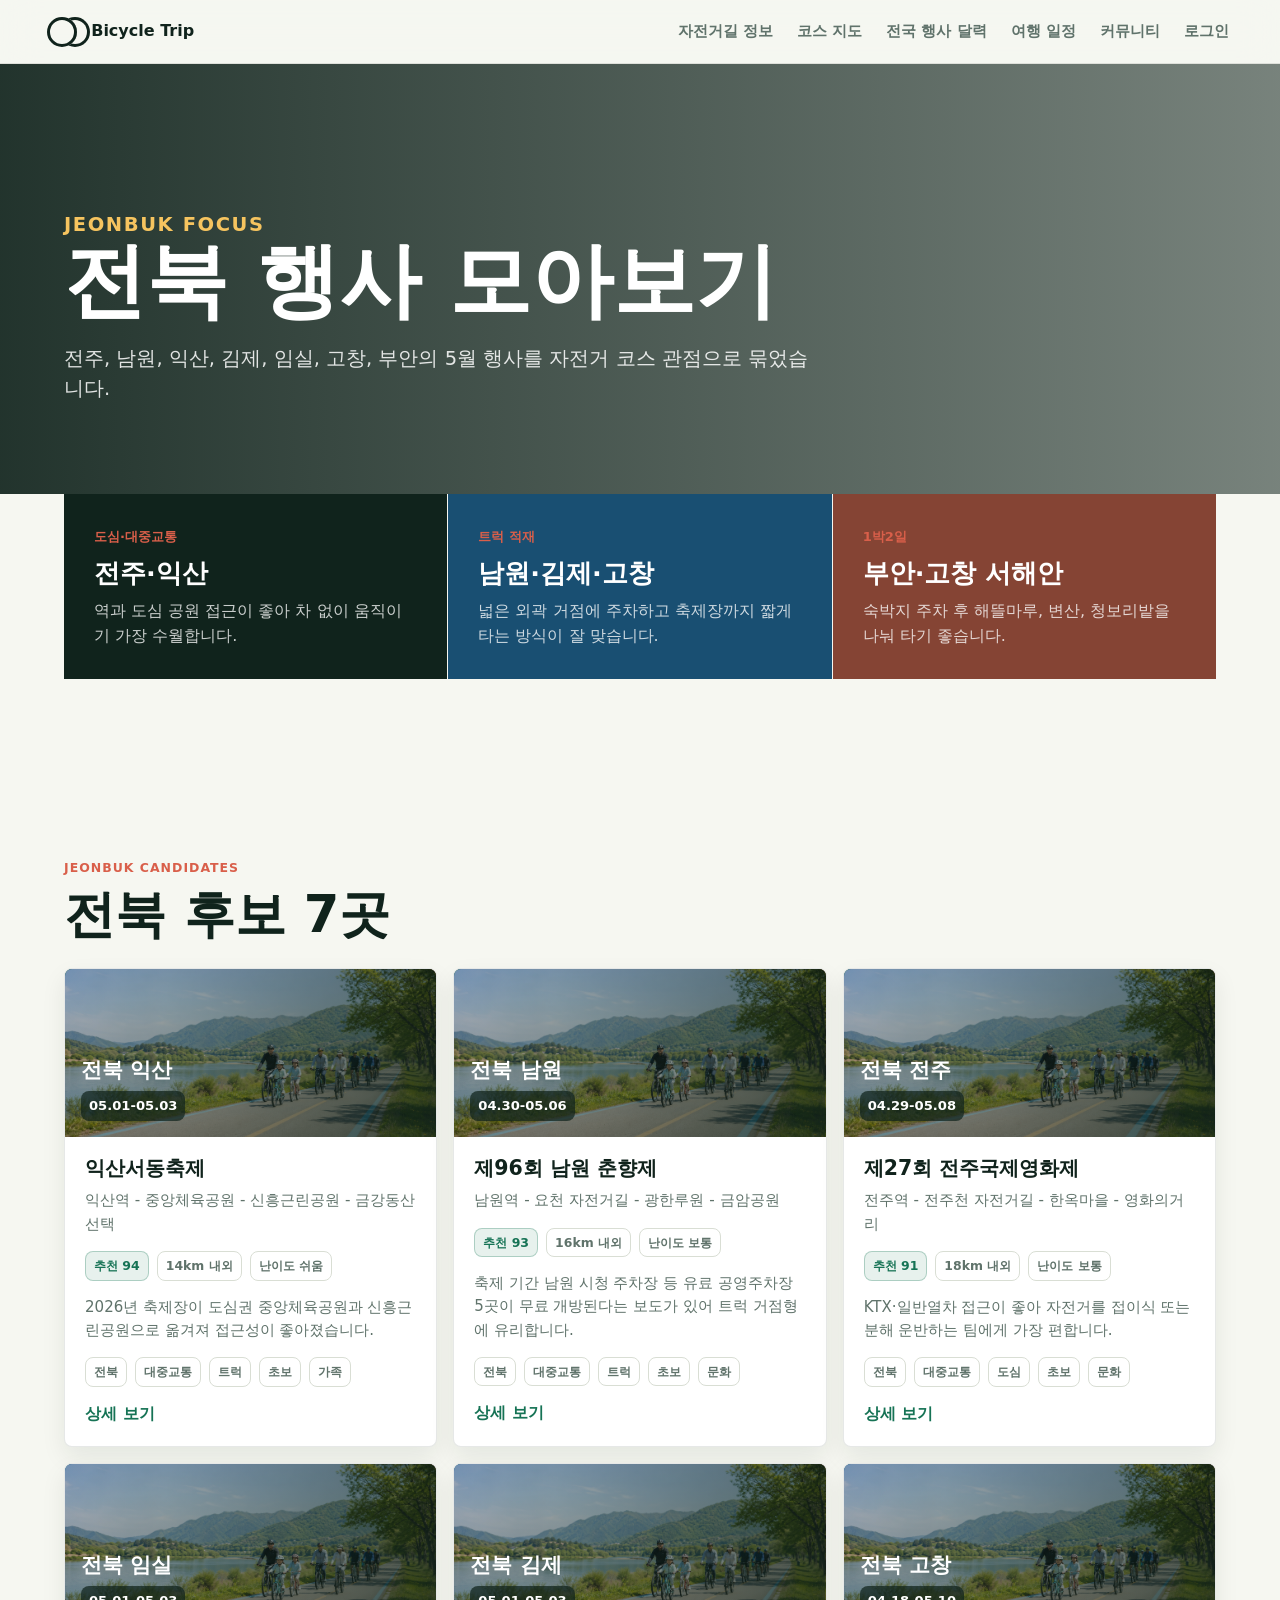
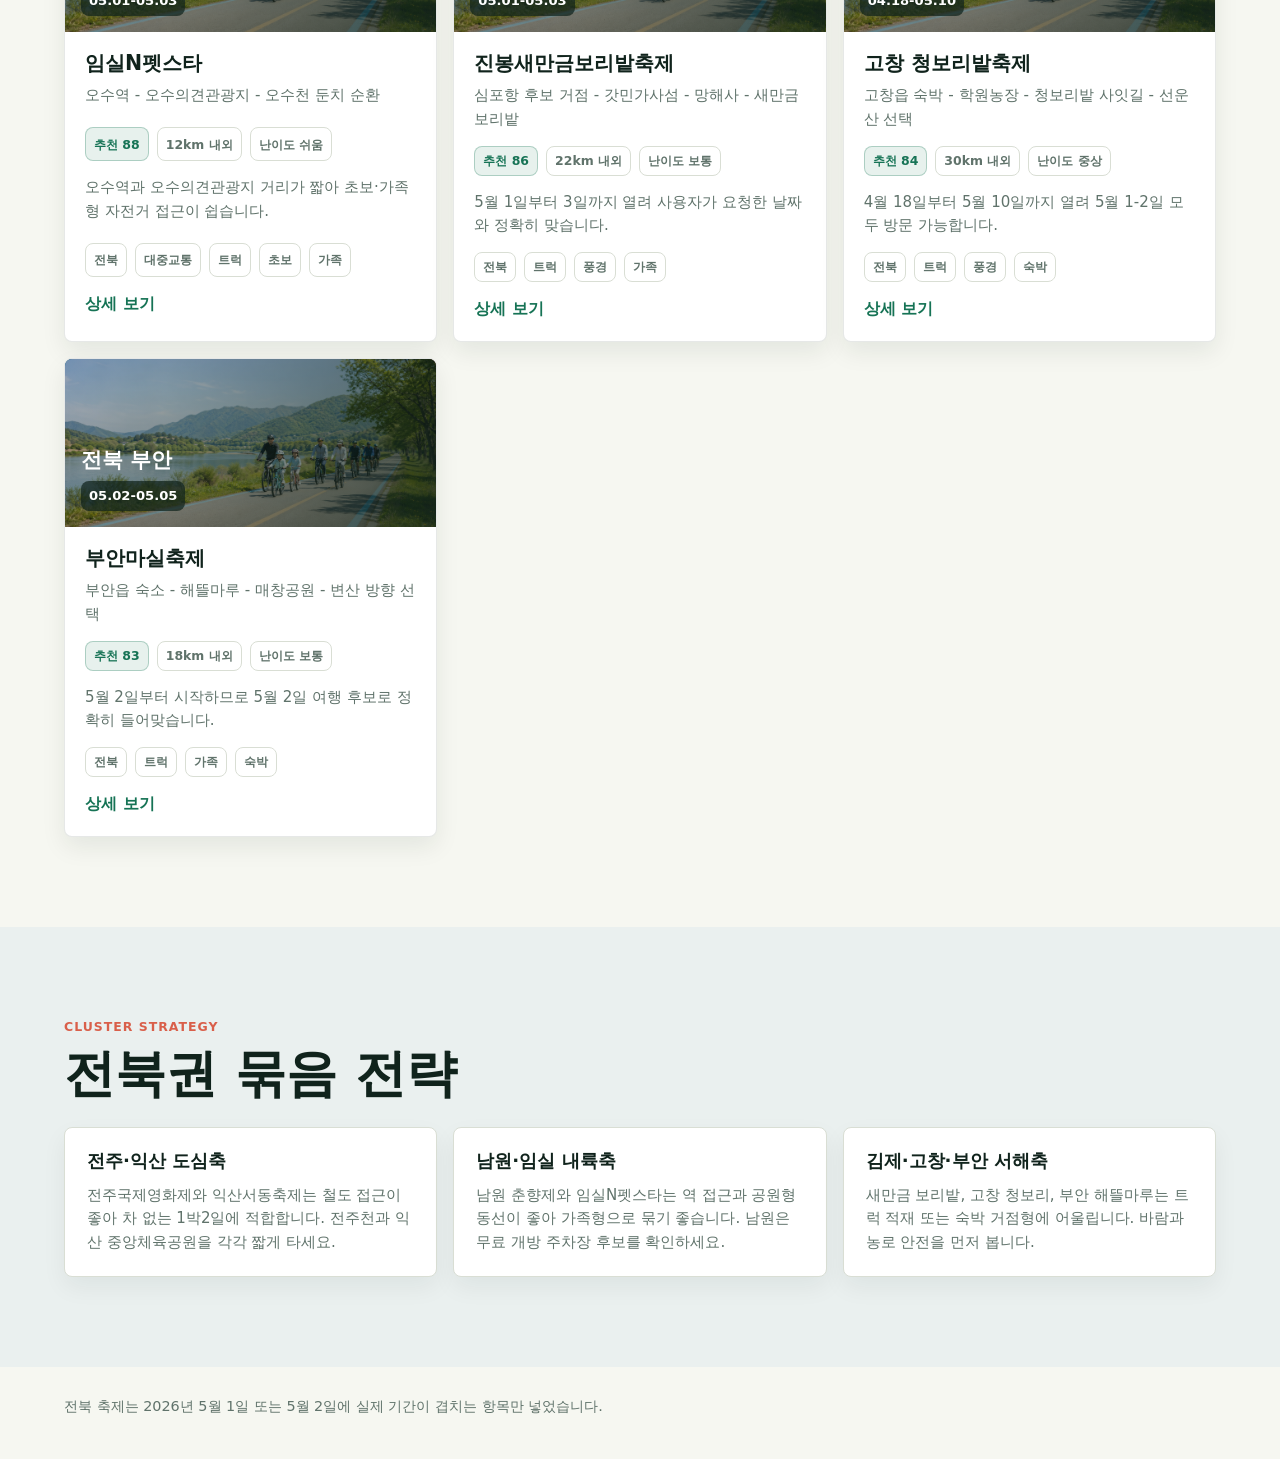
<file: jeonbuk.html>
<!doctype html>
<html lang="ko">
  <head>
    <meta charset="utf-8" />
    <meta name="viewport" content="width=device-width, initial-scale=1" />
    <title>전북 행사 모아보기 | 자전거여행 함께 가요</title>
    <link rel="stylesheet" href="styles.css" />
  </head>
  <body data-page="jeonbuk">
    <header class="site-header">
      <a class="brand" href="index.html"><span class="brand-mark" aria-hidden="true"></span><span>Bicycle Trip</span></a>
      <nav aria-label="주요 페이지">
        <a href="bike-roads.html">자전거길 정보</a>
        <a href="maps.html">코스 지도</a>
        <a href="festivals.html">전국 행사 달력</a>
        <a href="itineraries.html">여행 일정</a>
        <a href="community.html">커뮤니티</a>
        <a href="login.html">로그인</a>
      </nav>
    </header>

    <main>
      <section class="page-hero jeonbuk-hero">
        <p class="eyebrow">Jeonbuk Focus</p>
        <h1>전북 행사 모아보기</h1>
        <p>
          전주, 남원, 익산, 김제, 임실, 고창, 부안의 5월 행사를 자전거 코스 관점으로 묶었습니다.
        </p>
      </section>

      <section class="insight-strip">
        <article>
          <span>도심·대중교통</span>
          <strong>전주·익산</strong>
          <p>역과 도심 공원 접근이 좋아 차 없이 움직이기 가장 수월합니다.</p>
        </article>
        <article>
          <span>트럭 적재</span>
          <strong>남원·김제·고창</strong>
          <p>넓은 외곽 거점에 주차하고 축제장까지 짧게 타는 방식이 잘 맞습니다.</p>
        </article>
        <article>
          <span>1박2일</span>
          <strong>부안·고창 서해안</strong>
          <p>숙박지 주차 후 해뜰마루, 변산, 청보리밭을 나눠 타기 좋습니다.</p>
        </article>
      </section>

      <section>
        <div class="section-head">
          <p class="eyebrow">Jeonbuk Candidates</p>
          <h2>전북 후보 7곳</h2>
        </div>
        <div class="route-grid" id="jeonbukGrid"></div>
      </section>

      <section class="map-band">
        <div class="section-head">
          <p class="eyebrow">Cluster Strategy</p>
          <h2>전북권 묶음 전략</h2>
        </div>
        <div class="cluster-grid" id="clusterGrid"></div>
      </section>
    </main>
    <footer class="site-footer"><p>전북 축제는 2026년 5월 1일 또는 5월 2일에 실제 기간이 겹치는 항목만 넣었습니다.</p></footer>
    <script src="script.js" defer></script>
  </body>
</html>
</file>
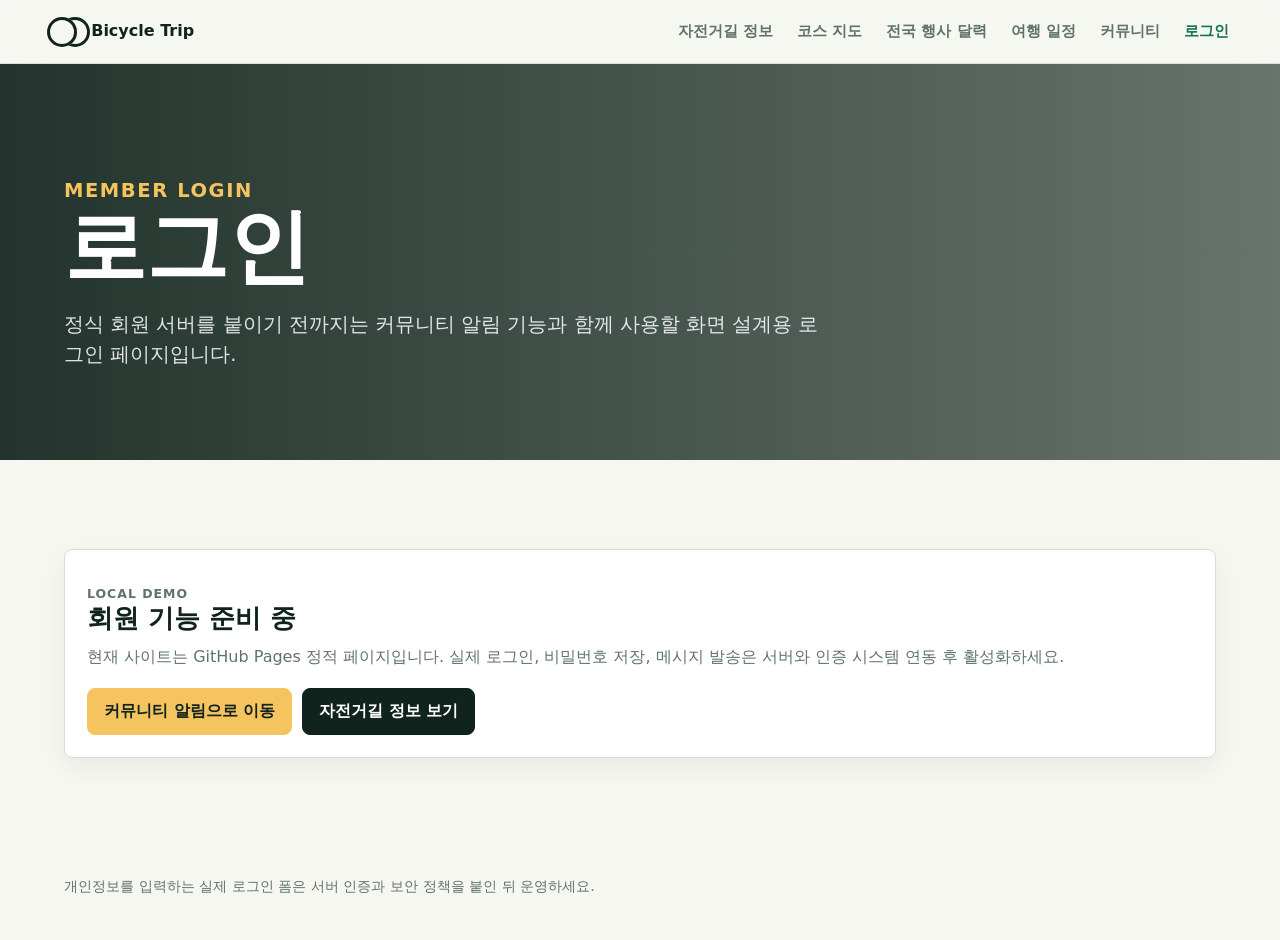
<file: login.html>
<!doctype html>
<html lang="ko">
  <head>
    <meta charset="utf-8" />
    <meta name="viewport" content="width=device-width, initial-scale=1" />
    <title>로그인 | 자전거여행 함께 가요</title>
    <link rel="stylesheet" href="styles.css" />
  </head>
  <body data-page="login">
    <header class="site-header">
      <a class="brand" href="index.html" aria-label="홈으로 이동"><span class="brand-mark" aria-hidden="true"></span><span>Bicycle Trip</span></a>
      <nav aria-label="주요 페이지">
        <a href="bike-roads.html">자전거길 정보</a>
        <a href="maps.html">코스 지도</a>
        <a href="festivals.html">전국 행사 달력</a>
        <a href="itineraries.html">여행 일정</a>
        <a href="community.html">커뮤니티</a>
        <a href="login.html" aria-current="page">로그인</a>
      </nav>
    </header>

    <main>
      <section class="page-hero compact">
        <p class="eyebrow">Member Login</p>
        <h1>로그인</h1>
        <p>정식 회원 서버를 붙이기 전까지는 커뮤니티 알림 기능과 함께 사용할 화면 설계용 로그인 페이지입니다.</p>
      </section>
      <section class="login-layout">
        <article class="detail-card">
          <p class="eyebrow">Local Demo</p>
          <h2>회원 기능 준비 중</h2>
          <p>현재 사이트는 GitHub Pages 정적 페이지입니다. 실제 로그인, 비밀번호 저장, 메시지 발송은 서버와 인증 시스템 연동 후 활성화하세요.</p>
          <div class="detail-actions">
            <a class="button primary" href="community.html">커뮤니티 알림으로 이동</a>
            <a class="button dark" href="bike-roads.html">자전거길 정보 보기</a>
          </div>
        </article>
      </section>
    </main>

    <footer class="site-footer"><p>개인정보를 입력하는 실제 로그인 폼은 서버 인증과 보안 정책을 붙인 뒤 운영하세요.</p></footer>
    <script src="script.js" defer></script>
  </body>
</html>
</file>
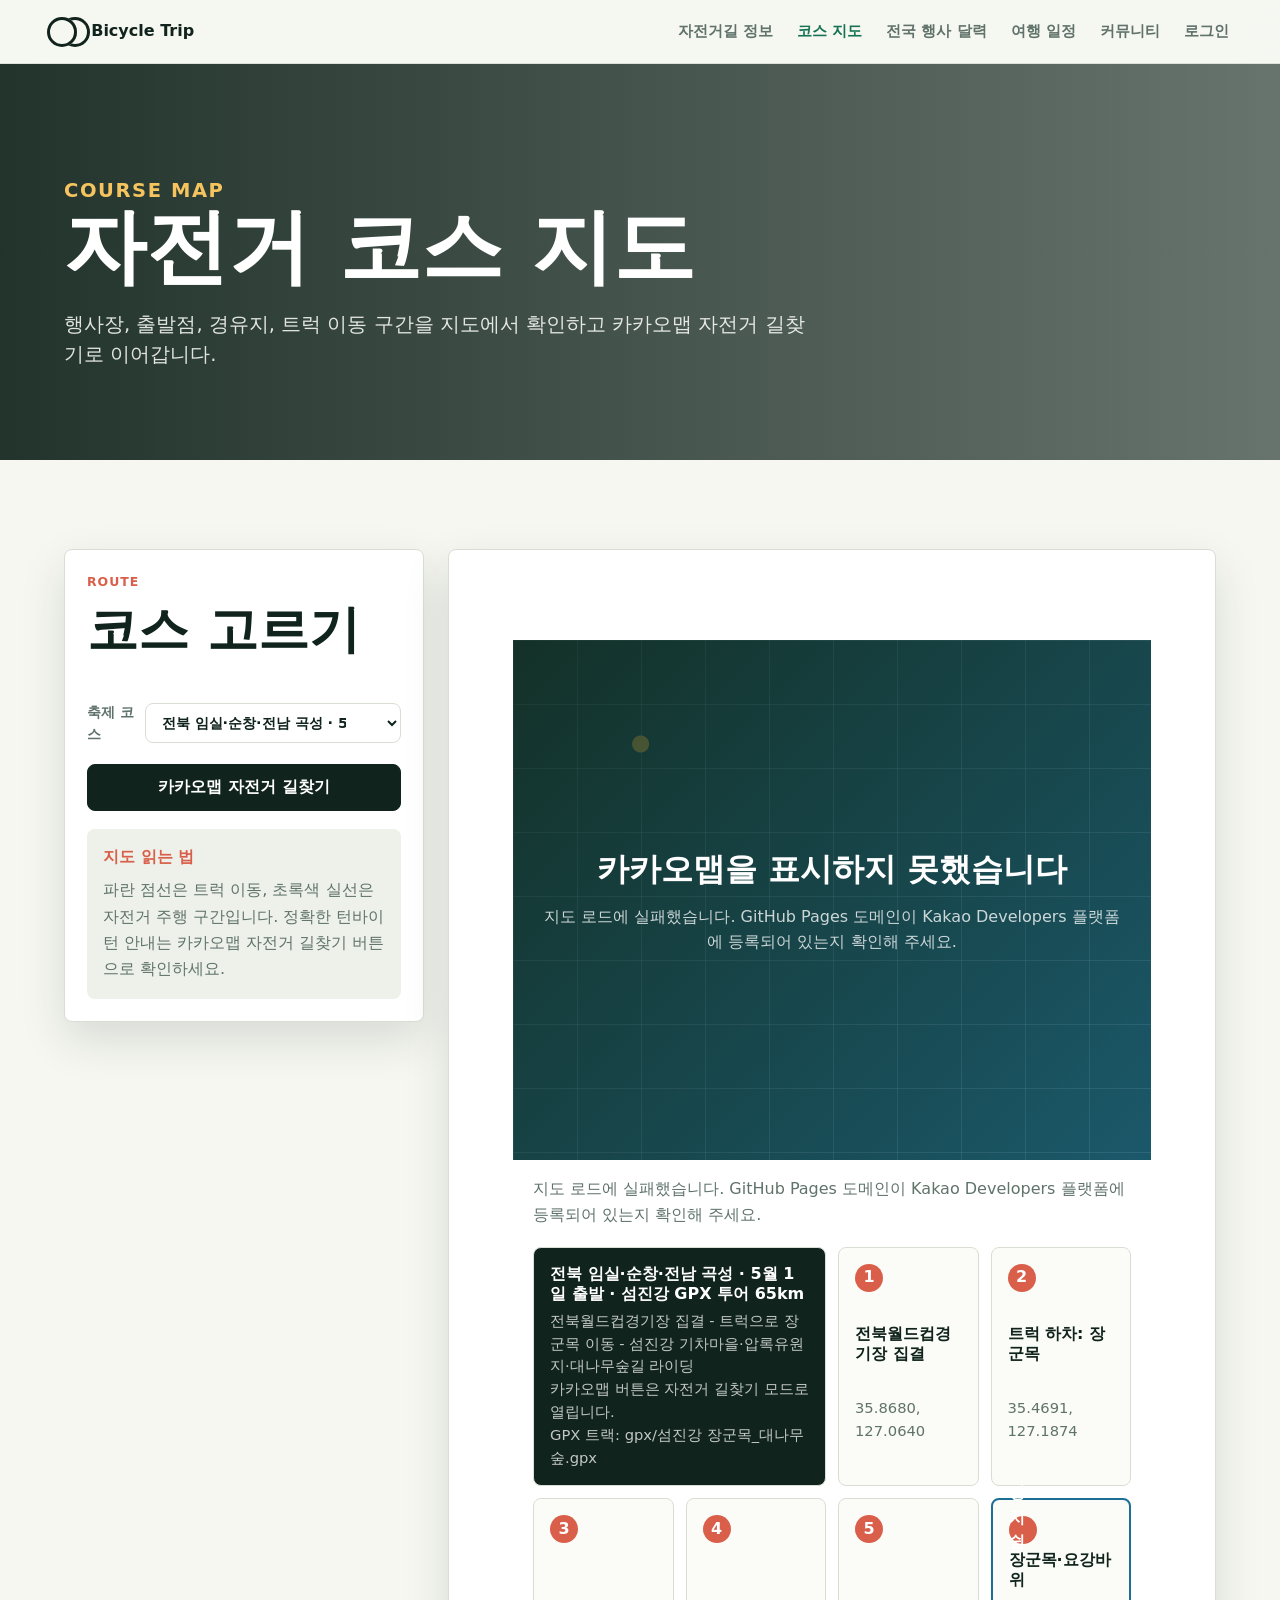
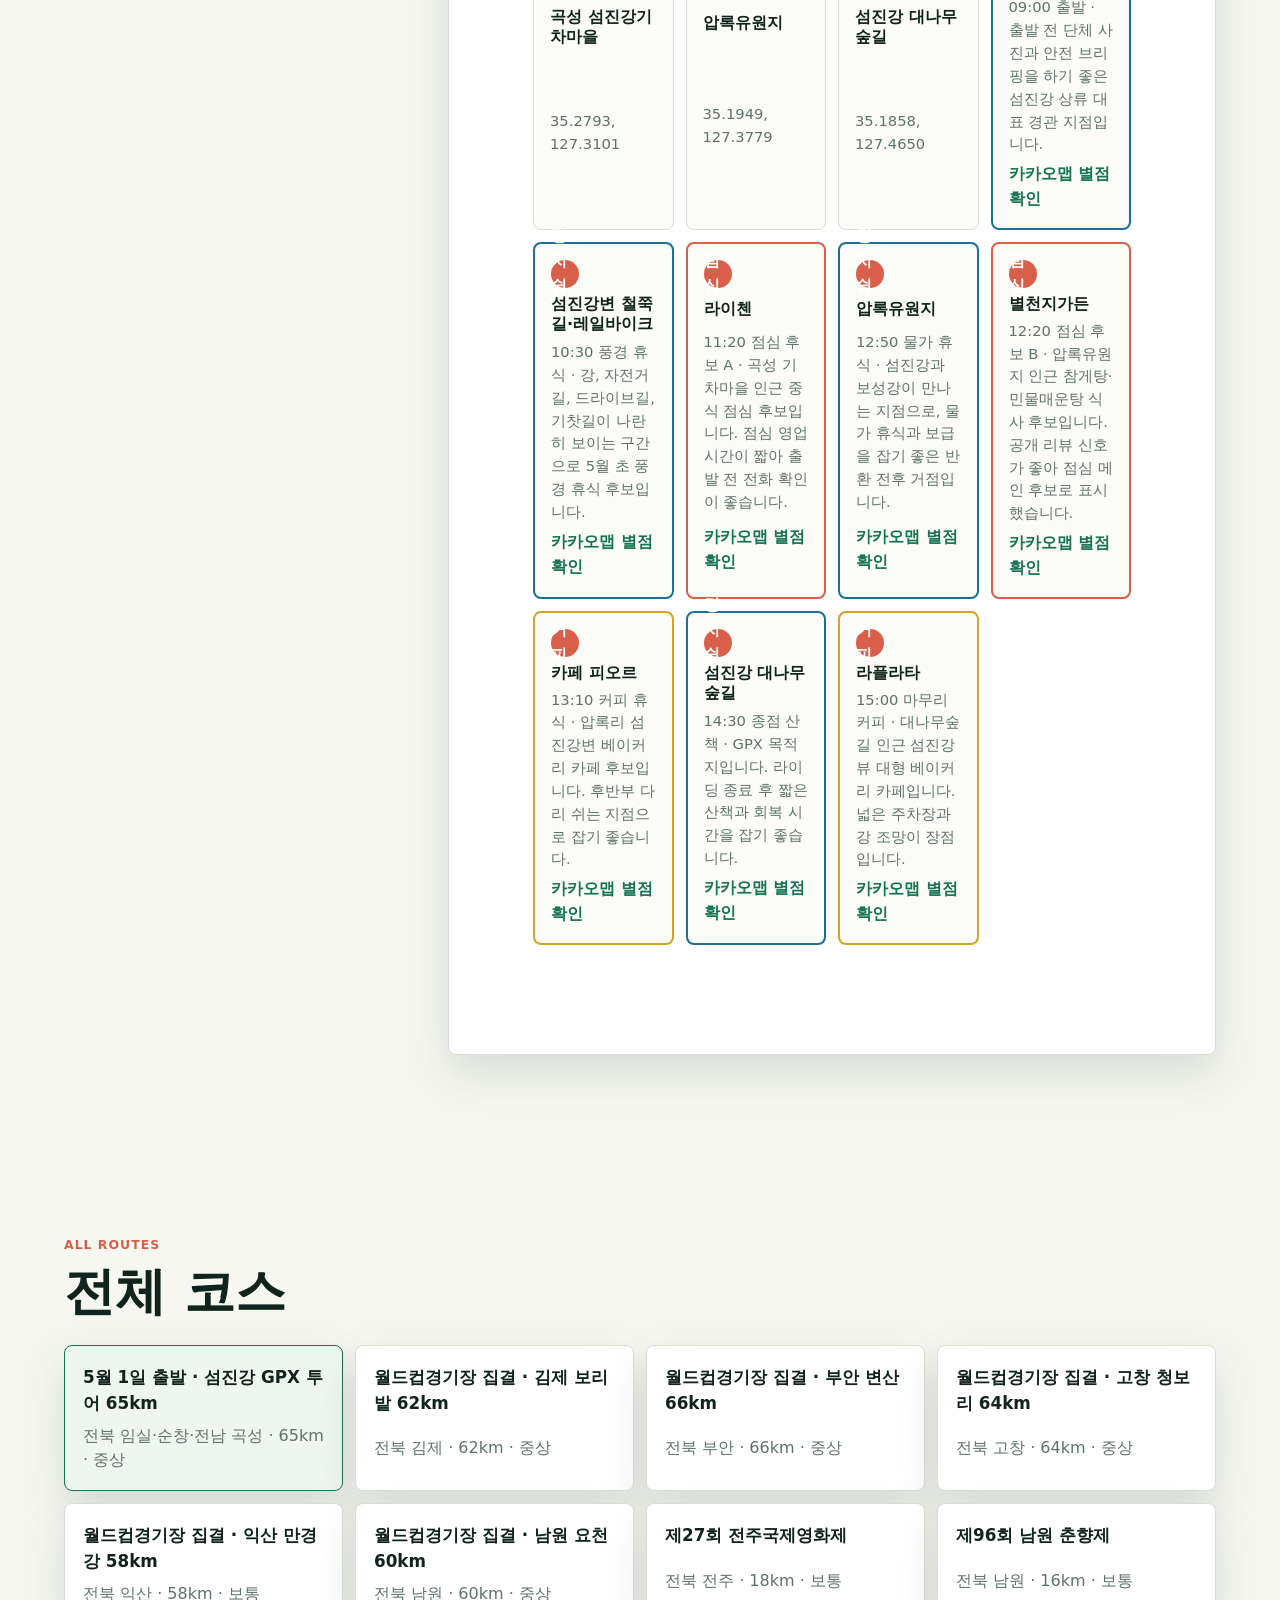
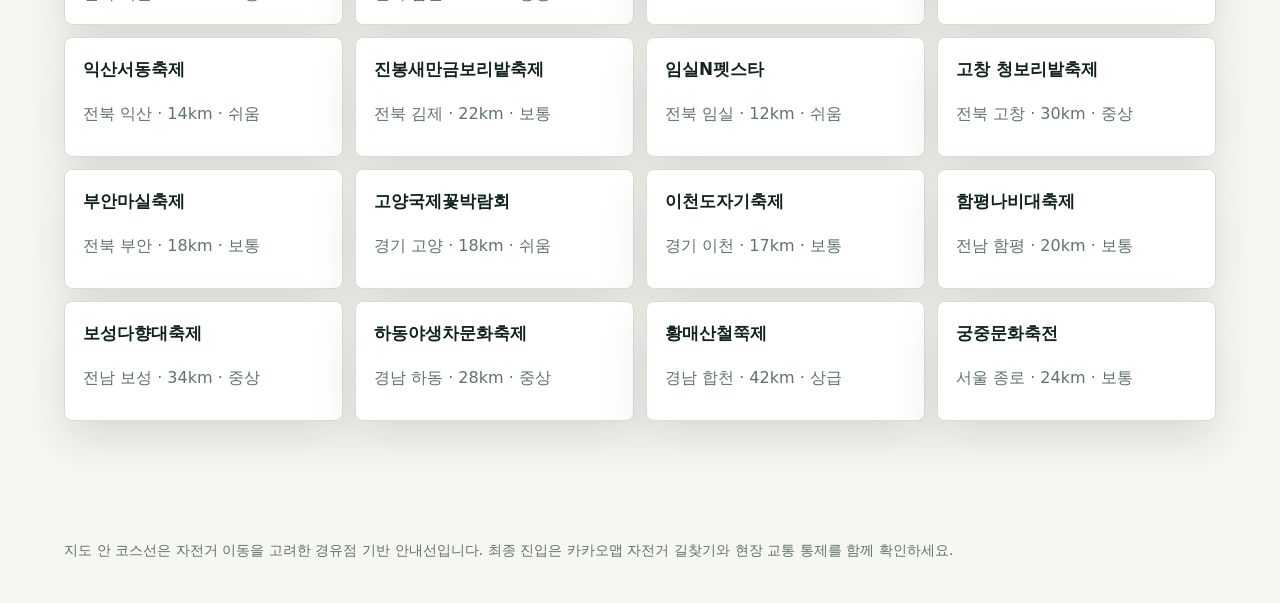
<file: maps.html>
<!doctype html>
<html lang="ko">
  <head>
    <meta charset="utf-8" />
    <meta name="viewport" content="width=device-width, initial-scale=1" />
    <title>자전거 코스 지도 | 자전거여행 함께 가요</title>
    <link rel="stylesheet" href="styles.css" />
  </head>
  <body data-page="maps">
    <header class="site-header">
      <a class="brand" href="index.html"><span class="brand-mark" aria-hidden="true"></span><span>Bicycle Trip</span></a>
      <nav aria-label="주요 페이지">
        <a href="bike-roads.html">자전거길 정보</a>
        <a href="maps.html" aria-current="page">코스 지도</a>
        <a href="festivals.html">전국 행사 달력</a>
        <a href="itineraries.html">여행 일정</a>
        <a href="community.html">커뮤니티</a>
        <a href="login.html">로그인</a>
      </nav>
    </header>

    <main>
      <section class="page-hero compact">
        <p class="eyebrow">Course Map</p>
        <h1>자전거 코스 지도</h1>
        <p>행사장, 출발점, 경유지, 트럭 이동 구간을 지도에서 확인하고 카카오맵 자전거 길찾기로 이어갑니다.</p>
      </section>

      <section class="map-layout">
        <aside class="map-sidebar" aria-label="지도 설정">
          <div class="section-head">
            <p class="eyebrow">Route</p>
            <h2>코스 고르기</h2>
          </div>
          <label class="sort-control full">
            <span>축제 코스</span>
            <select id="routeMapSelect"></select>
          </label>
          <a class="button" id="mapOpenLink" href="https://map.kakao.com/" target="_blank" rel="noreferrer">카카오맵 자전거 길찾기</a>
          <div class="map-note">
            <strong>지도 읽는 법</strong>
            <p>파란 점선은 트럭 이동, 초록색 실선은 자전거 주행 구간입니다. 정확한 턴바이턴 안내는 카카오맵 자전거 길찾기 버튼으로 확인하세요.</p>
          </div>
        </aside>

        <section class="map-stage" aria-label="카카오맵 코스 표시">
          <div id="mapCanvas" class="kakao-map-canvas">
            <div class="map-placeholder">
              <strong>카카오맵을 불러오는 중입니다</strong>
              <span>코스 정류점은 아래에서 함께 확인할 수 있습니다.</span>
            </div>
          </div>
          <p id="mapStatus" class="map-status">코스를 선택하세요.</p>
          <div class="map-stops" id="mapStops"></div>
        </section>
      </section>

      <section>
        <div class="section-head">
          <p class="eyebrow">All Routes</p>
          <h2>전체 코스</h2>
        </div>
        <div class="map-route-list" id="mapRouteList"></div>
      </section>
    </main>

    <footer class="site-footer"><p>지도 안 코스선은 자전거 이동을 고려한 경유점 기반 안내선입니다. 최종 진입은 카카오맵 자전거 길찾기와 현장 교통 통제를 함께 확인하세요.</p></footer>
    <script src="script.js" defer></script>
  </body>
</html>
</file>
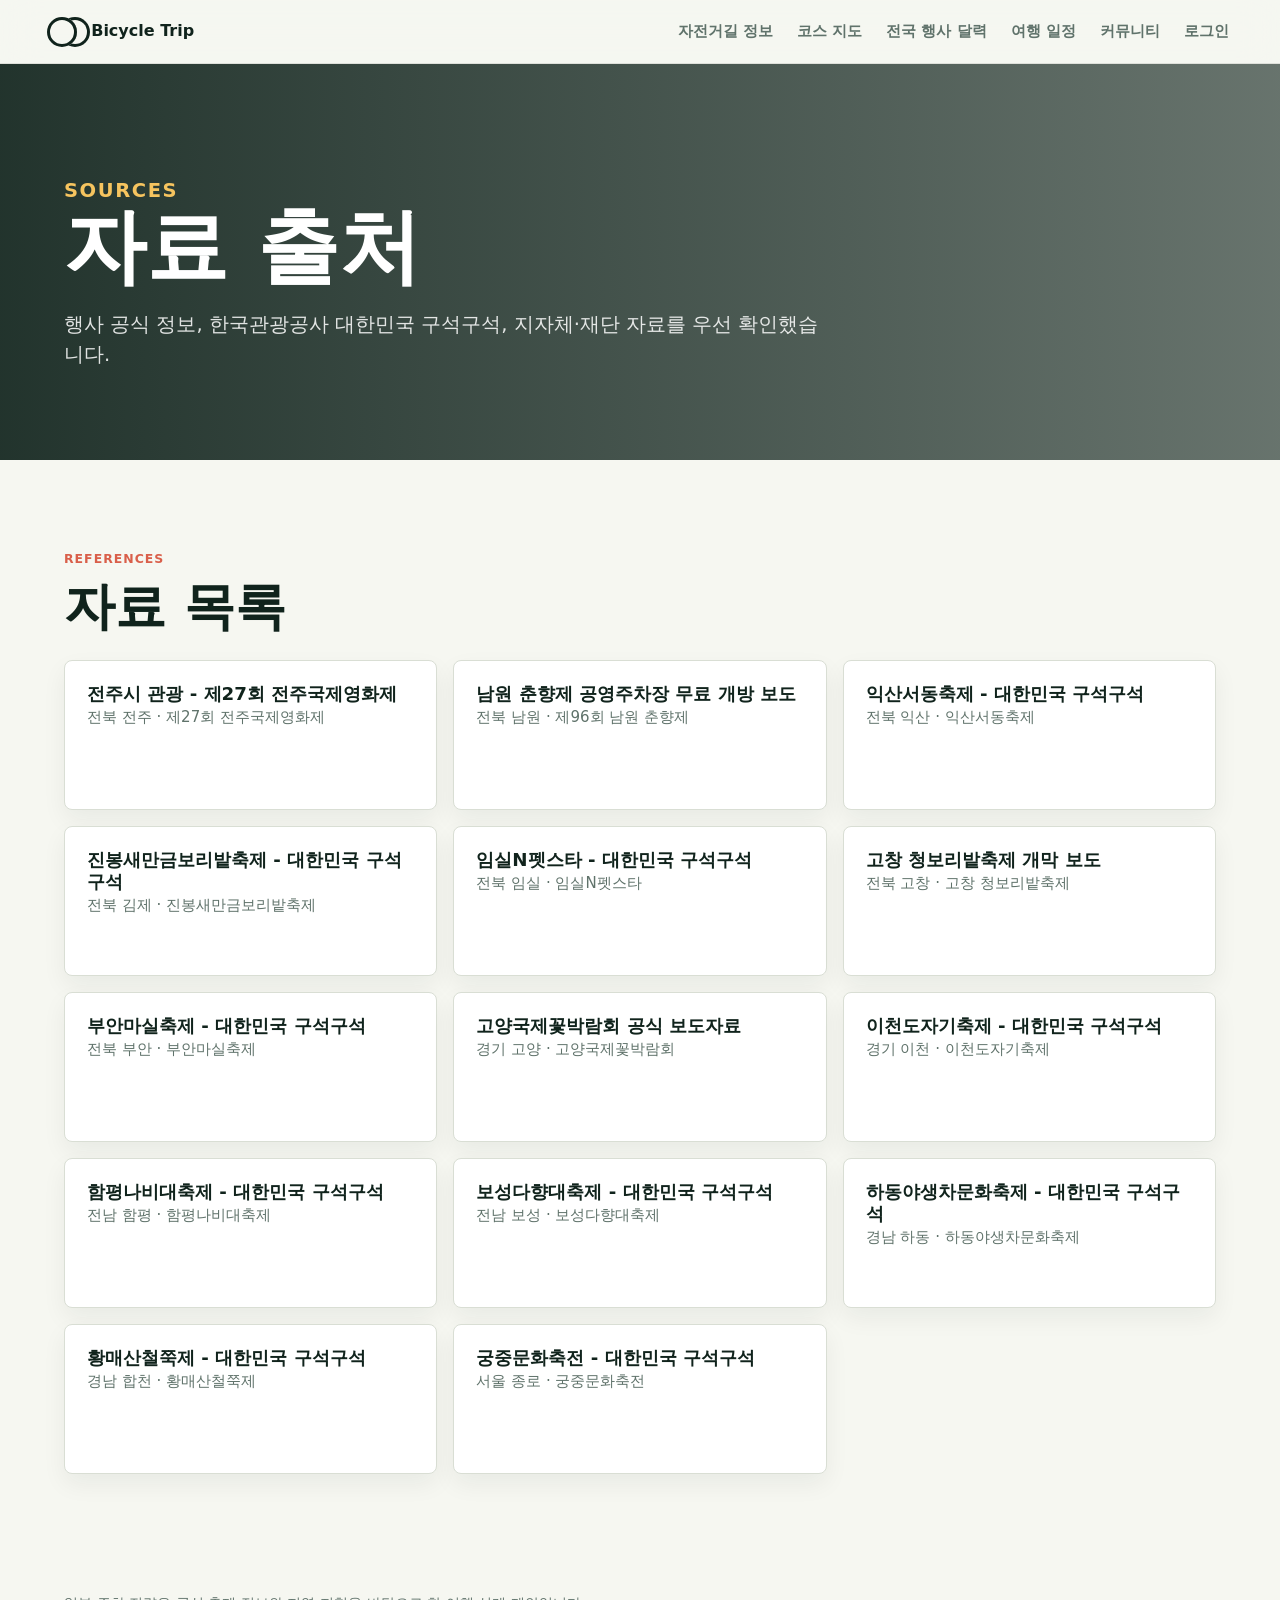
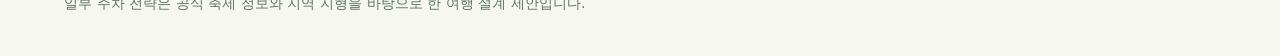
<file: sources.html>
<!doctype html>
<html lang="ko">
  <head>
    <meta charset="utf-8" />
    <meta name="viewport" content="width=device-width, initial-scale=1" />
    <title>자료 출처 | 자전거여행 함께 가요</title>
    <link rel="stylesheet" href="styles.css" />
  </head>
  <body data-page="sources">
    <header class="site-header">
      <a class="brand" href="index.html"><span class="brand-mark" aria-hidden="true"></span><span>Bicycle Trip</span></a>
      <nav aria-label="주요 페이지">
        <a href="bike-roads.html">자전거길 정보</a>
        <a href="maps.html">코스 지도</a>
        <a href="festivals.html">전국 행사 달력</a>
        <a href="itineraries.html">여행 일정</a>
        <a href="community.html">커뮤니티</a>
        <a href="login.html">로그인</a>
      </nav>
    </header>

    <main>
      <section class="page-hero compact">
        <p class="eyebrow">Sources</p>
        <h1>자료 출처</h1>
        <p>행사 공식 정보, 한국관광공사 대한민국 구석구석, 지자체·재단 자료를 우선 확인했습니다.</p>
      </section>
      <section>
        <div class="section-head">
          <p class="eyebrow">References</p>
          <h2>자료 목록</h2>
        </div>
        <div class="source-list" id="sourceList"></div>
      </section>
    </main>
    <footer class="site-footer"><p>일부 주차 전략은 공식 축제 정보와 지역 지형을 바탕으로 한 여행 설계 제안입니다.</p></footer>
    <script src="script.js" defer></script>
  </body>
</html>
</file>
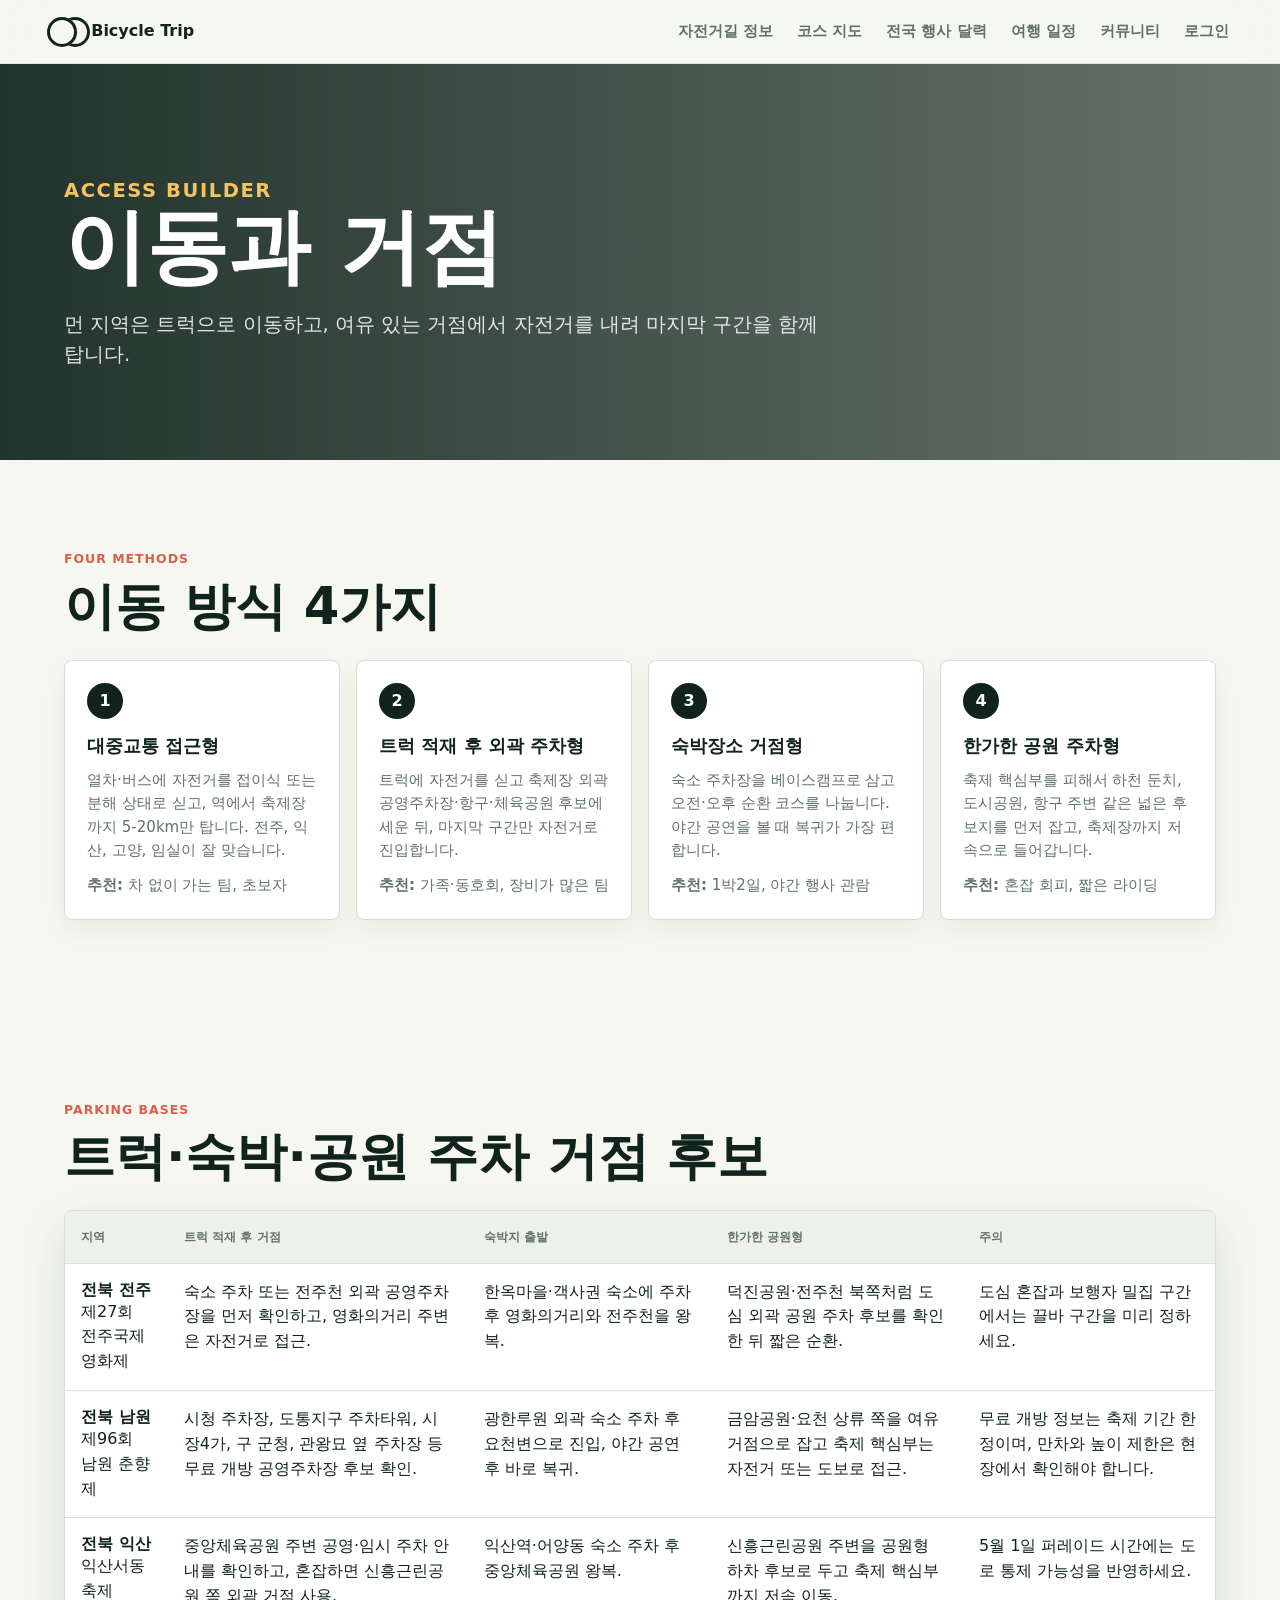
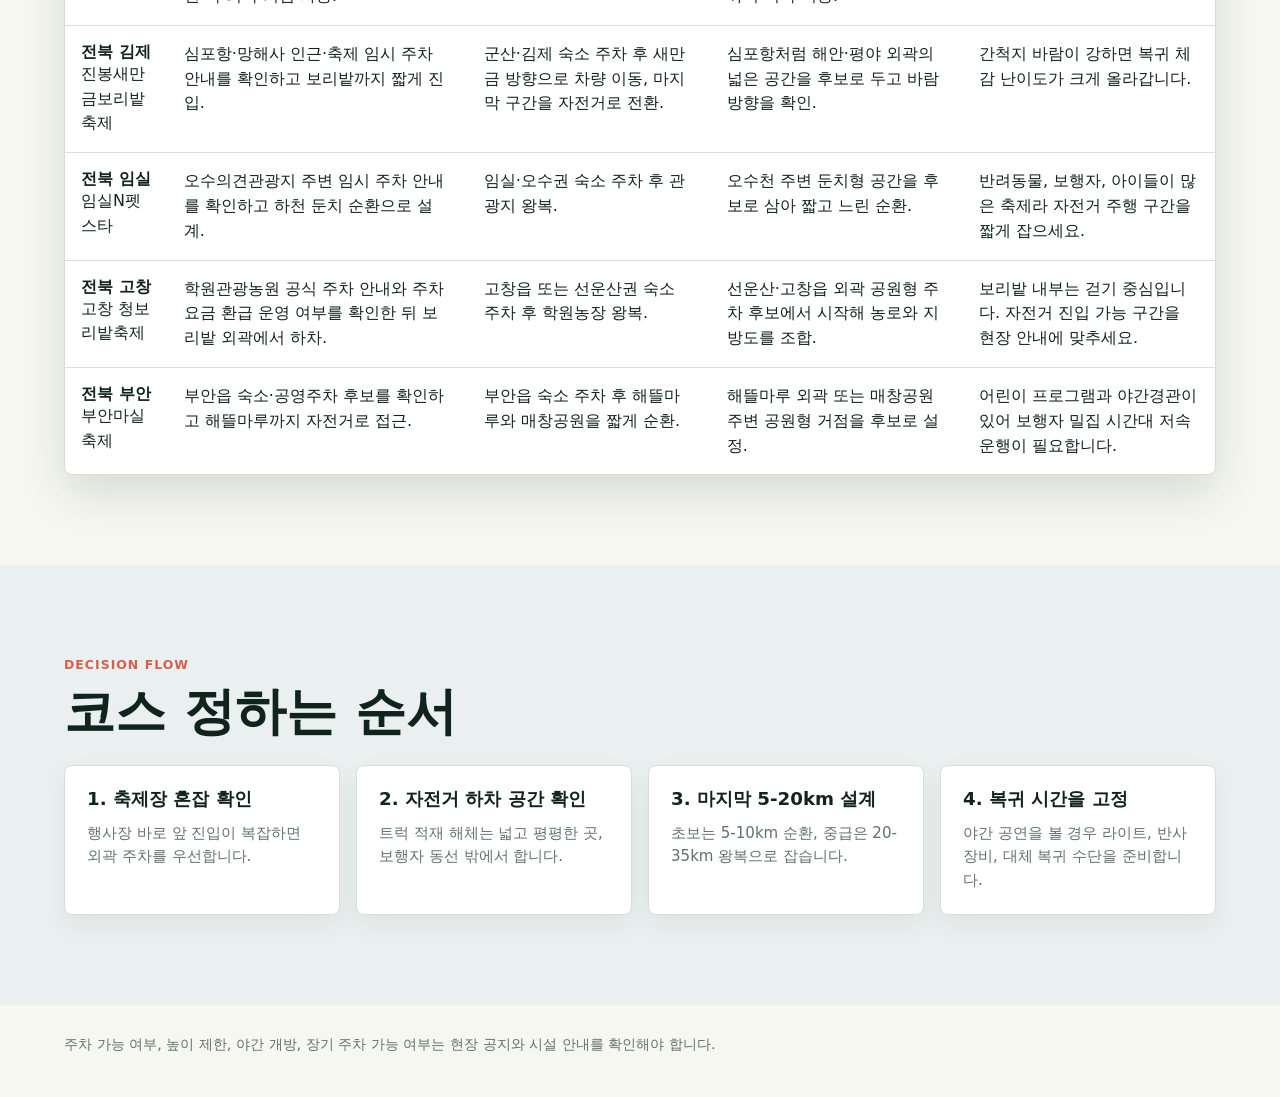
<file: transport.html>
<!doctype html>
<html lang="ko">
  <head>
    <meta charset="utf-8" />
    <meta name="viewport" content="width=device-width, initial-scale=1" />
    <title>이동과 거점 | 자전거여행 함께 가요</title>
    <link rel="stylesheet" href="styles.css" />
  </head>
  <body data-page="transport">
    <header class="site-header">
      <a class="brand" href="index.html"><span class="brand-mark" aria-hidden="true"></span><span>Bicycle Trip</span></a>
      <nav aria-label="주요 페이지">
        <a href="bike-roads.html">자전거길 정보</a>
        <a href="maps.html">코스 지도</a>
        <a href="festivals.html">전국 행사 달력</a>
        <a href="itineraries.html">여행 일정</a>
        <a href="community.html">커뮤니티</a>
        <a href="login.html">로그인</a>
      </nav>
    </header>

    <main>
      <section class="page-hero compact">
        <p class="eyebrow">Access Builder</p>
        <h1>이동과 거점</h1>
        <p>먼 지역은 트럭으로 이동하고, 여유 있는 거점에서 자전거를 내려 마지막 구간을 함께 탑니다.</p>
      </section>

      <section>
        <div class="section-head">
          <p class="eyebrow">Four Methods</p>
          <h2>이동 방식 4가지</h2>
        </div>
        <div class="method-grid large" id="methodGrid"></div>
      </section>

      <section class="compare-section">
        <div class="section-head">
          <p class="eyebrow">Parking Bases</p>
          <h2>트럭·숙박·공원 주차 거점 후보</h2>
        </div>
        <div class="table-wrap">
          <table>
            <thead>
              <tr>
                <th scope="col">지역</th>
                <th scope="col">트럭 적재 후 거점</th>
                <th scope="col">숙박지 출발</th>
                <th scope="col">한가한 공원형</th>
                <th scope="col">주의</th>
              </tr>
            </thead>
            <tbody id="parkingTable"></tbody>
          </table>
        </div>
      </section>

      <section class="map-band">
        <div class="section-head">
          <p class="eyebrow">Decision Flow</p>
          <h2>코스 정하는 순서</h2>
        </div>
        <div class="flow-grid">
          <article><strong>1. 축제장 혼잡 확인</strong><p>행사장 바로 앞 진입이 복잡하면 외곽 주차를 우선합니다.</p></article>
          <article><strong>2. 자전거 하차 공간 확인</strong><p>트럭 적재 해체는 넓고 평평한 곳, 보행자 동선 밖에서 합니다.</p></article>
          <article><strong>3. 마지막 5-20km 설계</strong><p>초보는 5-10km 순환, 중급은 20-35km 왕복으로 잡습니다.</p></article>
          <article><strong>4. 복귀 시간을 고정</strong><p>야간 공연을 볼 경우 라이트, 반사 장비, 대체 복귀 수단을 준비합니다.</p></article>
        </div>
      </section>
    </main>
    <footer class="site-footer"><p>주차 가능 여부, 높이 제한, 야간 개방, 장기 주차 가능 여부는 현장 공지와 시설 안내를 확인해야 합니다.</p></footer>
    <script src="script.js" defer></script>
  </body>
</html>
</file>
<file: styles.css>
:root {
  --ink: #10231c;
  --muted: #60736b;
  --paper: #f6f7f1;
  --surface: #fff;
  --line: #d9ded4;
  --green: #167355;
  --blue: #1d6f96;
  --coral: #d95f4a;
  --gold: #d6a329;
  --violet: #6554a4;
  --shadow: 0 18px 45px rgba(16, 35, 28, 0.13);
}

* {
  box-sizing: border-box;
}

html {
  scroll-behavior: smooth;
}

body {
  margin: 0;
  background: var(--paper);
  color: var(--ink);
  font-family: "Pretendard", "Noto Sans KR", system-ui, -apple-system, BlinkMacSystemFont, "Segoe UI", sans-serif;
  line-height: 1.55;
}

a {
  color: inherit;
}

button,
select,
input,
textarea {
  font: inherit;
}

.site-header {
  position: sticky;
  top: 0;
  z-index: 20;
  display: flex;
  align-items: center;
  justify-content: space-between;
  gap: 24px;
  min-height: 64px;
  padding: 12px clamp(18px, 4vw, 56px);
  background: rgba(246, 247, 241, 0.9);
  border-bottom: 1px solid rgba(16, 35, 28, 0.1);
  backdrop-filter: blur(18px);
}

.brand {
  display: inline-flex;
  align-items: center;
  gap: 10px;
  color: var(--ink);
  font-weight: 900;
  text-decoration: none;
  white-space: nowrap;
}

.brand-mark {
  width: 30px;
  height: 30px;
  border: 3px solid var(--ink);
  border-radius: 50%;
  box-shadow: 13px 0 0 -3px var(--paper), 13px 0 0 0 var(--ink);
  transform: translateX(-4px);
}

.site-header nav {
  display: flex;
  flex-wrap: wrap;
  align-items: center;
  justify-content: flex-end;
  gap: clamp(10px, 2vw, 24px);
  color: var(--muted);
  font-size: 0.94rem;
  font-weight: 800;
}

.site-header nav a {
  text-decoration: none;
}

.site-header nav a:hover,
.site-header nav a[aria-current="page"] {
  color: var(--green);
}

section {
  padding: clamp(44px, 7vw, 90px) clamp(18px, 5vw, 72px);
}

.hero {
  position: relative;
  min-height: min(760px, 92vh);
  display: grid;
  align-items: start;
  grid-template-columns: minmax(0, 1fr);
  padding: 96px clamp(18px, 5vw, 72px) 34px;
  overflow: hidden;
  isolation: isolate;
}

.hero-media {
  position: absolute;
  inset: 0;
  z-index: -2;
  background:
    linear-gradient(90deg, rgba(9, 20, 16, 0.84), rgba(9, 20, 16, 0.48) 48%, rgba(9, 20, 16, 0.18)),
    url("https://commons.wikimedia.org/wiki/Special:FilePath/Han%20river%20bike%20path%20-%20panoramio.jpg") center / cover;
}

.hero-media video {
  position: absolute;
  inset: 0;
  width: 100%;
  height: 100%;
  object-fit: cover;
}

.hero-media::after {
  content: "";
  position: absolute;
  inset: 0;
  background: linear-gradient(90deg, rgba(9, 20, 16, 0.84), rgba(9, 20, 16, 0.52) 48%, rgba(9, 20, 16, 0.2));
}

.hero::after {
  content: "";
  position: absolute;
  left: 0;
  right: 0;
  bottom: 0;
  height: 34%;
  z-index: -1;
  background: linear-gradient(180deg, rgba(246, 247, 241, 0), var(--paper) 84%);
}

.hero-copy {
  max-width: 900px;
  color: #fff;
  padding-top: clamp(14px, 3vh, 36px);
  padding-bottom: 0;
}

.eyebrow {
  margin: 0 0 10px;
  color: var(--coral);
  font-size: 0.78rem;
  font-weight: 900;
  letter-spacing: 0.08em;
  text-transform: uppercase;
}

.hero .eyebrow {
  color: #f6c45f;
}

h1,
h2,
h3,
p {
  overflow-wrap: anywhere;
}

h1,
h2,
h3 {
  word-break: keep-all;
}

h1 {
  max-width: 920px;
  margin: 0;
  font-size: clamp(2.45rem, 6.4vw, 6.4rem);
  line-height: 1;
  letter-spacing: 0;
}

.hero h1 {
  max-width: min(100%, 980px);
  white-space: nowrap;
  font-size: clamp(2.4rem, 7.6vw, 6.2rem);
  line-height: 0.96;
}

.hero-copy p:last-of-type {
  max-width: 680px;
  margin: 24px 0 0;
  color: rgba(255, 255, 255, 0.9);
  font-size: clamp(1.18rem, 2.25vw, 1.58rem);
  font-weight: 850;
  line-height: 1.52;
}

.page-hero p {
  max-width: 760px;
  margin: 22px 0 0;
  color: rgba(255, 255, 255, 0.86);
  font-size: clamp(1rem, 2vw, 1.22rem);
}

.hero-actions {
  display: flex;
  flex-wrap: wrap;
  gap: 10px;
  margin-top: 26px;
}

.button {
  display: inline-flex;
  align-items: center;
  min-height: 44px;
  border: 1px solid rgba(255, 255, 255, 0.45);
  border-radius: 8px;
  padding: 10px 16px;
  color: #fff;
  font-weight: 900;
  text-decoration: none;
}

.button.primary {
  border-color: #f6c45f;
  background: #f6c45f;
  color: var(--ink);
}

.button.dark {
  border-color: var(--ink);
  background: var(--ink);
  color: #fff;
}

.hero-panel {
  display: grid;
  grid-template-columns: repeat(3, minmax(0, 1fr));
  gap: 1px;
  max-width: 780px;
  background: rgba(255, 255, 255, 0.24);
  border: 1px solid rgba(255, 255, 255, 0.24);
  border-radius: 8px;
  color: #fff;
  overflow: hidden;
  backdrop-filter: blur(16px);
}

.hero-panel div {
  padding: clamp(14px, 3vw, 24px);
  background: rgba(16, 35, 28, 0.42);
}

.hero-panel strong,
.hero-panel span {
  display: block;
}

.hero-panel strong {
  font-size: clamp(1.8rem, 4vw, 3rem);
  line-height: 1;
}

.hero-panel span {
  margin-top: 7px;
  color: rgba(255, 255, 255, 0.76);
  font-size: 0.88rem;
  font-weight: 800;
}

.page-hero {
  min-height: 430px;
  display: grid;
  align-content: end;
  background:
    linear-gradient(90deg, rgba(16, 35, 28, 0.92), rgba(16, 35, 28, 0.62)),
    var(--page-hero-image, url("https://kfescdn.visitkorea.or.kr/kfes/upload/contents/db/4039186_image2_1.jpg")) center / cover;
  color: #fff;
}

.page-hero.compact {
  min-height: 360px;
}

.page-hero.jeonbuk-hero {
  background:
    linear-gradient(90deg, rgba(16, 35, 28, 0.92), rgba(16, 35, 28, 0.55)),
    url("https://kfescdn.visitkorea.or.kr/kfes/upload/contents/db/4058409_image2_1.png") center / cover;
}

body[data-page="festivals"] {
  --page-hero-image: url("https://kfescdn.visitkorea.or.kr/kfes/upload/contents/db/4041273_image2_1.jpg");
}

body[data-page="maps"] {
  --page-hero-image: url("https://commons.wikimedia.org/wiki/Special:FilePath/Han%20river%20bike%20path%20-%20panoramio.jpg");
}

body[data-page="itineraries"] {
  --page-hero-image: url("https://kfescdn.visitkorea.or.kr/kfes/upload/contents/db/4058409_image2_1.png");
}

body[data-page="community"] {
  --page-hero-image: url("https://kfescdn.visitkorea.or.kr/kfes/upload/contents/db/4056068_image2_1.jpg");
}

body[data-page="bike-roads"] {
  --page-hero-image: url("https://commons.wikimedia.org/wiki/Special:FilePath/Han%20river%20bike%20path%20-%20panoramio.jpg");
}

@media (min-width: 821px) {
  body[data-page="bike-roads"] {
    overflow: hidden;
  }
}

.page-hero .eyebrow {
  color: #f6c45f;
}

.section-head {
  max-width: 800px;
  margin-bottom: 26px;
}

.section-head h2 {
  margin: 0;
  font-size: clamp(1.75rem, 4vw, 3.2rem);
  line-height: 1.08;
}

.intro-grid,
.scenario-grid,
.route-grid,
.cluster-grid,
.method-grid,
.flow-grid,
.plan-grid,
.source-list {
  display: grid;
  gap: 16px;
}

.intro-grid {
  grid-template-columns: repeat(4, minmax(0, 1fr));
}

.intro-grid.simple {
  grid-template-columns: repeat(3, minmax(0, 1fr));
}

.feature-link,
.scenario-grid article,
.cluster-card,
.method-grid article,
.flow-grid article,
.plan-card,
.source-list a {
  min-height: 150px;
  padding: 22px;
  border: 1px solid var(--line);
  border-radius: 8px;
  background: var(--surface);
  color: inherit;
  text-decoration: none;
  box-shadow: 0 10px 24px rgba(16, 35, 28, 0.06);
}

.feature-link:hover,
.source-list a:hover {
  border-color: var(--green);
  box-shadow: 0 14px 30px rgba(22, 115, 85, 0.14);
}

.feature-link span,
.insight-strip span {
  color: var(--coral);
  font-size: 0.82rem;
  font-weight: 900;
}

.feature-link strong,
.scenario-grid strong,
.cluster-card strong,
.method-grid strong,
.flow-grid strong,
.plan-card h3,
.source-list strong {
  display: block;
  font-size: 1.14rem;
  line-height: 1.2;
}

.feature-link p,
.scenario-grid p,
.cluster-card p,
.method-grid p,
.flow-grid p,
.source-list span {
  margin: 12px 0 0;
  color: var(--muted);
  font-size: 0.94rem;
}

.home-band,
.map-band {
  background: #eaf0ef;
}

.scenario-grid {
  grid-template-columns: repeat(3, minmax(0, 1fr));
}

.control-band {
  display: grid;
  grid-template-columns: minmax(240px, 0.8fr) minmax(0, 1.2fr);
  gap: 28px;
  align-items: end;
}

.calendar-toolbar {
  display: grid;
  grid-template-columns: minmax(240px, 0.8fr) minmax(0, 1.2fr);
  gap: 28px;
  align-items: end;
  padding-bottom: 28px;
}

.festival-calendar-panel {
  padding-bottom: 34px;
}

.home-schedule-tools {
  display: flex;
  flex-wrap: wrap;
  align-items: center;
  justify-content: space-between;
  gap: 12px;
  margin: -4px 0 22px;
  padding: 14px;
  border: 1px solid var(--line);
  border-radius: 8px;
  background: var(--surface);
  box-shadow: 0 10px 24px rgba(16, 35, 28, 0.06);
}

.schedule-view-tabs {
  display: flex;
  flex-wrap: wrap;
  gap: 8px;
}

.schedule-view-tabs button {
  min-height: 40px;
  border: 1px solid var(--line);
  border-radius: 8px;
  background: #fbfcf8;
  color: var(--muted);
  padding: 8px 12px;
  cursor: pointer;
  font-weight: 900;
}

.schedule-view-tabs button.active,
.schedule-view-tabs button:hover {
  border-color: var(--green);
  background: var(--green);
  color: #fff;
}

.home-schedule-selects {
  display: flex;
  flex-wrap: wrap;
  gap: 10px;
  align-items: center;
}

.home-schedule-tools .calendar-meta {
  flex-basis: 100%;
  margin: 0;
  color: var(--muted);
  font-size: 0.9rem;
  font-weight: 800;
}

.calendar-controls {
  display: flex;
  flex-wrap: wrap;
  gap: 10px;
  align-items: center;
  margin-bottom: 18px;
}

.calendar-nav {
  display: inline-grid;
  place-items: center;
  width: 44px;
  height: 44px;
  border: 1px solid var(--line);
  border-radius: 8px;
  background: var(--surface);
  color: var(--ink);
  cursor: pointer;
  font-size: 1.6rem;
  font-weight: 900;
}

.festival-calendar {
  border: 1px solid var(--line);
  border-radius: 8px;
  background: var(--surface);
  box-shadow: var(--shadow);
  overflow: hidden;
}

.calendar-weekdays,
.calendar-days {
  display: grid;
  grid-template-columns: repeat(7, minmax(0, 1fr));
}

.calendar-weekdays {
  background: #edf1e9;
}

.calendar-weekdays span {
  padding: 12px 8px;
  color: var(--muted);
  text-align: center;
  font-size: 0.82rem;
  font-weight: 900;
}

.calendar-day {
  min-height: 128px;
  padding: 12px;
  border-top: 1px solid var(--line);
  border-right: 1px solid var(--line);
  background: #fbfcf7;
}

.calendar-day:nth-child(7n) {
  border-right: 0;
}

.calendar-day.empty {
  background: #f1f3ec;
}

.calendar-day.has-event {
  background: #fff;
}

.calendar-day strong {
  display: block;
  margin-bottom: 8px;
}

.calendar-day-events {
  display: grid;
  gap: 5px;
}

.calendar-day-events a,
.calendar-day-events span {
  display: block;
  border-radius: 8px;
  padding: 4px 6px;
  background: rgba(22, 115, 85, 0.1);
  color: var(--green);
  font-size: 0.74rem;
  font-weight: 900;
  line-height: 1.25;
  text-decoration: none;
}

.calendar-empty-note {
  color: #b3beb6;
}

.controls {
  display: grid;
  gap: 18px;
  justify-items: end;
}

.chip-group {
  display: flex;
  flex-wrap: wrap;
  justify-content: flex-end;
  gap: 10px;
}

.chip {
  min-height: 40px;
  border: 1px solid var(--line);
  border-radius: 8px;
  background: var(--surface);
  color: var(--muted);
  padding: 8px 13px;
  cursor: pointer;
  font-weight: 900;
}

.chip.active {
  border-color: var(--ink);
  background: var(--ink);
  color: #fff;
}

.sort-control {
  display: inline-flex;
  align-items: center;
  gap: 10px;
  color: var(--muted);
  font-size: 0.9rem;
  font-weight: 900;
}

.sort-control select {
  min-height: 40px;
  border: 1px solid var(--line);
  border-radius: 8px;
  background: var(--surface);
  color: var(--ink);
  padding: 0 38px 0 12px;
}

.insight-strip {
  display: grid;
  grid-template-columns: repeat(3, minmax(0, 1fr));
  gap: 1px;
  padding-top: 0;
}

.insight-strip article {
  min-height: 180px;
  padding: clamp(20px, 3vw, 30px);
  background: var(--ink);
  color: #fff;
}

.insight-strip article:nth-child(2) {
  background: #194f72;
}

.insight-strip article:nth-child(3) {
  background: #854434;
}

.insight-strip strong {
  display: block;
  margin-top: 10px;
  font-size: 1.6rem;
  line-height: 1.1;
}

.insight-strip p {
  margin: 12px 0 0;
  color: rgba(255, 255, 255, 0.78);
}

.route-grid {
  grid-template-columns: repeat(3, minmax(0, 1fr));
}

.route-grid.simple {
  align-items: stretch;
}

.route-card {
  display: grid;
  grid-template-rows: 168px auto;
  min-height: 100%;
  background: var(--surface);
  border: 1px solid rgba(16, 35, 28, 0.1);
  border-radius: 8px;
  overflow: hidden;
  box-shadow: 0 10px 24px rgba(16, 35, 28, 0.08);
  color: inherit;
  text-decoration: none;
  transition: transform 160ms ease, box-shadow 160ms ease, border-color 160ms ease;
}

.route-card:hover {
  border-color: rgba(22, 115, 85, 0.45);
  box-shadow: 0 16px 34px rgba(16, 35, 28, 0.14);
  transform: translateY(-2px);
}

.card-visual {
  position: relative;
  display: grid;
  align-content: end;
  padding: 16px;
  color: #fff;
  background-color: #51645d;
  background-image:
    linear-gradient(135deg, rgba(16, 35, 28, 0.3), rgba(16, 35, 28, 0.85)),
    var(--card-image, linear-gradient(135deg, var(--green), var(--blue)));
  background-position: center;
  background-repeat: no-repeat;
  background-size: cover;
}

.card-visual strong {
  font-size: 1.3rem;
  line-height: 1.08;
}

.card-visual span {
  width: fit-content;
  margin-top: 10px;
  padding: 5px 8px;
  border-radius: 8px;
  background: rgba(16, 35, 28, 0.72);
  font-size: 0.82rem;
  font-weight: 900;
}

.route-body {
  display: grid;
  gap: 15px;
  padding: 20px;
}

.route-title h3 {
  margin: 0;
  font-size: 1.28rem;
  line-height: 1.16;
}

.route-title p {
  margin: 8px 0 0;
  color: var(--muted);
  font-size: 0.95rem;
}

.route-summary {
  margin: 0;
  color: var(--muted);
  font-size: 0.94rem;
}

.card-cta {
  color: var(--green);
  font-weight: 900;
}

.calendar-list {
  display: grid;
  gap: 28px;
}

.calendar-month {
  display: grid;
  gap: 14px;
}

.calendar-month-head {
  display: flex;
  align-items: baseline;
  justify-content: space-between;
  gap: 16px;
  border-bottom: 2px solid rgba(16, 35, 28, 0.12);
  padding-bottom: 10px;
}

.calendar-month-head strong {
  font-size: clamp(1.35rem, 3vw, 2.1rem);
}

.calendar-month-head span {
  color: var(--muted);
  font-weight: 800;
}

.calendar-card .route-body {
  align-content: start;
}

.meta-row,
.tag-row {
  display: flex;
  flex-wrap: wrap;
  gap: 8px;
}

.pill {
  display: inline-flex;
  align-items: center;
  min-height: 28px;
  border: 1px solid var(--line);
  border-radius: 8px;
  padding: 4px 8px;
  color: var(--muted);
  font-size: 0.78rem;
  font-weight: 900;
}

.pill.score {
  border-color: rgba(22, 115, 85, 0.28);
  background: rgba(22, 115, 85, 0.1);
  color: var(--green);
}

.route-points {
  display: grid;
  gap: 10px;
  margin: 0;
  padding: 0;
  list-style: none;
}

.route-points li {
  display: grid;
  grid-template-columns: 10px minmax(0, 1fr);
  gap: 10px;
  color: #33463d;
  font-size: 0.92rem;
}

.route-points li::before {
  content: "";
  width: 8px;
  height: 8px;
  margin-top: 8px;
  border-radius: 50%;
  background: var(--coral);
}

.score-bars {
  display: grid;
  gap: 9px;
}

.score-line {
  display: grid;
  grid-template-columns: 72px minmax(0, 1fr) 30px;
  align-items: center;
  gap: 10px;
  color: var(--muted);
  font-size: 0.82rem;
  font-weight: 900;
}

.bar {
  height: 8px;
  border-radius: 8px;
  background: #e7e9df;
  overflow: hidden;
}

.bar span {
  display: block;
  width: var(--value);
  height: 100%;
  background: var(--bar-color, var(--green));
}

.table-wrap {
  overflow-x: auto;
  border: 1px solid var(--line);
  border-radius: 8px;
  background: var(--surface);
  box-shadow: var(--shadow);
}

table {
  width: 100%;
  min-width: 980px;
  border-collapse: collapse;
}

th,
td {
  padding: 16px;
  border-bottom: 1px solid var(--line);
  text-align: left;
  vertical-align: top;
}

th {
  background: #edf1e9;
  color: var(--muted);
  font-size: 0.78rem;
  text-transform: uppercase;
}

td strong {
  display: block;
  line-height: 1.25;
}

tbody tr:last-child td {
  border-bottom: 0;
}

.rank {
  display: inline-flex;
  align-items: center;
  justify-content: center;
  min-width: 42px;
  min-height: 32px;
  border-radius: 8px;
  background: var(--ink);
  color: #fff;
  font-weight: 900;
}

.cluster-grid {
  grid-template-columns: repeat(3, minmax(0, 1fr));
}

.method-grid {
  grid-template-columns: repeat(4, minmax(0, 1fr));
}

.method-grid.large {
  grid-template-columns: repeat(4, minmax(0, 1fr));
}

.method-grid article {
  min-height: 230px;
}

.method-grid .method-num {
  display: inline-flex;
  align-items: center;
  justify-content: center;
  width: 36px;
  height: 36px;
  margin-bottom: 16px;
  border-radius: 50%;
  background: var(--ink);
  color: #fff;
  font-weight: 900;
}

.flow-grid {
  grid-template-columns: repeat(4, minmax(0, 1fr));
}

.plan-grid {
  grid-template-columns: repeat(3, minmax(0, 1fr));
}

.timeline {
  display: grid;
  gap: 12px;
  margin: 16px 0 0;
  padding: 0;
  list-style: none;
}

.timeline li {
  display: grid;
  grid-template-columns: 68px minmax(0, 1fr);
  gap: 12px;
}

.timeline time {
  color: var(--coral);
  font-weight: 900;
}

.timeline p {
  margin: 0;
  color: var(--muted);
}

.source-list {
  grid-template-columns: repeat(3, minmax(0, 1fr));
}

.map-layout {
  display: grid;
  grid-template-columns: minmax(260px, 360px) minmax(0, 1fr);
  gap: 24px;
  align-items: start;
}

.map-sidebar,
.map-stage {
  border: 1px solid var(--line);
  border-radius: 8px;
  background: var(--surface);
  box-shadow: var(--shadow);
}

.map-sidebar {
  display: grid;
  gap: 18px;
  padding: 22px;
}

.sort-control.full {
  width: 100%;
}

.sort-control.full select {
  width: 100%;
}

.map-note p,
.map-status {
  margin: 0;
  color: var(--muted);
  line-height: 1.65;
}

.map-note {
  display: grid;
  gap: 8px;
  padding: 16px;
  border-radius: 8px;
  background: #edf1e9;
}

.map-note strong {
  color: var(--coral);
  font-weight: 900;
}

.map-stage {
  overflow: hidden;
}

.kakao-map-canvas {
  position: relative;
  min-height: 520px;
  background:
    linear-gradient(135deg, rgba(18, 46, 37, 0.78), rgba(29, 111, 150, 0.56)),
    radial-gradient(circle at 20% 20%, #d6a329 0 8px, transparent 9px),
    linear-gradient(90deg, rgba(255, 255, 255, 0.18) 1px, transparent 1px),
    linear-gradient(rgba(255, 255, 255, 0.18) 1px, transparent 1px),
    #183b31;
  background-size: auto, auto, 64px 64px, 64px 64px, auto;
}

.map-placeholder {
  position: absolute;
  inset: 0;
  display: grid;
  place-content: center;
  gap: 10px;
  padding: 28px;
  color: #fff;
  text-align: center;
}

.map-placeholder strong {
  font-size: clamp(1.35rem, 3vw, 2rem);
}

.map-placeholder span {
  color: rgba(255, 255, 255, 0.78);
}

.map-status {
  padding: 16px 20px 0;
}

.map-stops {
  display: grid;
  grid-template-columns: repeat(4, minmax(0, 1fr));
  gap: 12px;
  padding: 18px 20px 20px;
}

.map-stops article {
  display: grid;
  gap: 6px;
  min-height: 116px;
  padding: 16px;
  border: 1px solid var(--line);
  border-radius: 8px;
  background: #fbfcf7;
}

.map-stops article:first-child {
  grid-column: span 2;
  background: var(--ink);
  color: #fff;
}

.map-stops span {
  display: inline-flex;
  align-items: center;
  justify-content: center;
  width: 28px;
  height: 28px;
  border-radius: 50%;
  background: var(--coral);
  color: #fff;
  font-weight: 900;
}

.map-stops strong {
  line-height: 1.25;
}

.map-stops p {
  margin: 0;
  color: var(--muted);
  font-size: 0.92rem;
}

.map-stops article:first-child p {
  color: rgba(255, 255, 255, 0.75);
}

.map-stops .poi-card {
  border-width: 2px;
}

.map-stops .poi-card.view {
  border-color: #1d6f96;
}

.map-stops .poi-card.cafe {
  border-color: #d6a329;
}

.map-stops .poi-card.food {
  border-color: #d95f4a;
}

.poi-card a {
  color: var(--green);
  font-weight: 900;
  text-decoration: none;
}

.map-route-list {
  display: grid;
  grid-template-columns: repeat(4, minmax(0, 1fr));
  gap: 12px;
}

.map-route-list button {
  display: grid;
  gap: 8px;
  min-height: 120px;
  padding: 18px;
  border: 1px solid var(--line);
  border-radius: 8px;
  background: var(--surface);
  box-shadow: var(--shadow);
  color: var(--ink);
  text-align: left;
  cursor: pointer;
}

.map-route-list button.active,
.map-route-list button:hover {
  border-color: var(--green);
  background: #edf7ef;
}

.map-route-list strong {
  font-size: 1.05rem;
}

.map-route-list span {
  color: var(--muted);
  line-height: 1.5;
}

.map-info {
  padding: 6px 9px;
  color: #122e25;
  font-weight: 900;
  white-space: nowrap;
}

.map-poi-info {
  display: grid;
  gap: 2px;
  border: 1px solid rgba(18, 46, 37, 0.18);
  border-radius: 8px;
  background: rgba(255, 255, 255, 0.95);
  box-shadow: 0 10px 22px rgba(18, 46, 37, 0.18);
}

.map-poi-info span {
  color: #53665d;
  font-size: 0.78rem;
}

.poi-marker {
  display: inline-flex;
  align-items: center;
  justify-content: center;
  width: 34px;
  height: 34px;
  border: 2px solid #fff;
  border-radius: 50%;
  box-shadow: 0 8px 18px rgba(18, 46, 37, 0.28);
  color: #fff;
  font-size: 0.78rem;
  font-weight: 900;
  text-decoration: none;
}

.poi-marker.view {
  background: #1d6f96;
}

.poi-marker.cafe {
  background: #d6a329;
}

.poi-marker.food {
  background: #d95f4a;
}

.bike-map-service-section {
  padding-bottom: clamp(32px, 5vw, 58px);
}

.bike-map-service {
  display: grid;
  grid-template-columns: minmax(250px, 0.32fr) minmax(0, 1fr);
  min-height: 660px;
  border: 1px solid var(--line);
  border-radius: 8px;
  background: var(--surface);
  box-shadow: var(--shadow);
  overflow: hidden;
}

.bike-map-left {
  display: grid;
  grid-template-rows: auto auto minmax(0, 1fr) auto;
  gap: 16px;
  padding: 20px;
  border-right: 1px solid var(--line);
  background: #f3f7f3;
}

.bike-map-brand {
  display: flex;
  align-items: center;
  justify-content: space-between;
  gap: 12px;
  padding-bottom: 14px;
  border-bottom: 1px solid var(--line);
}

.bike-map-brand strong {
  font-size: 1.32rem;
  line-height: 1.05;
}

.bike-map-brand span {
  color: var(--green);
  font-size: 0.78rem;
  font-weight: 900;
  text-transform: uppercase;
}

.bike-road-menu,
.bike-road-menu-list {
  display: grid;
  align-content: start;
  gap: 8px;
}

.bike-road-menu button,
.bike-road-menu-list button {
  width: 100%;
  border: 1px solid var(--line);
  border-radius: 8px;
  background: var(--surface);
  color: var(--ink);
  text-align: left;
  cursor: pointer;
}

.bike-road-menu button {
  display: grid;
  gap: 2px;
  min-height: 54px;
  padding: 10px 12px;
}

.bike-road-menu button strong,
.bike-road-menu-list button strong {
  display: block;
  line-height: 1.2;
}

.bike-road-menu button span,
.bike-road-menu-list button span,
.bike-road-menu-list button small {
  display: block;
  color: var(--muted);
  font-size: 0.82rem;
  font-weight: 800;
}

.bike-road-menu button.active,
.bike-road-menu button:hover,
.bike-road-menu-list button.active,
.bike-road-menu-list button:hover {
  border-color: var(--green);
  background: #e7f3ed;
}

.bike-road-menu-list {
  max-height: 310px;
  overflow: auto;
  padding-right: 4px;
}

.bike-road-menu-list button {
  display: grid;
  gap: 5px;
  padding: 12px;
}

.bike-road-menu-list button span {
  color: var(--coral);
  font-size: 0.78rem;
}

.bike-road-category {
  display: grid;
  gap: 6px;
}

.bike-road-category > button {
  position: sticky;
  top: 0;
  z-index: 1;
  grid-template-columns: minmax(0, 1fr) auto;
}

.bike-road-category > button strong,
.bike-road-category > button span {
  grid-column: 1;
}

.bike-road-category > button i {
  grid-column: 2;
  grid-row: 1 / span 2;
  align-self: center;
  width: 9px;
  height: 9px;
  border-right: 2px solid currentColor;
  border-bottom: 2px solid currentColor;
  transform: rotate(45deg);
  transition: transform 0.18s ease;
}

.bike-road-category.expanded > button i {
  transform: rotate(-135deg);
}

.bike-road-sublist {
  display: grid;
  gap: 6px;
  padding: 3px 0 6px 10px;
  border-left: 3px solid rgba(22, 115, 85, 0.22);
}

.bike-road-sublist button {
  min-height: 60px;
}

.bike-road-sublist.custom {
  gap: 10px;
  padding: 8px 0 8px 10px;
}

.custom-bike-panel {
  display: grid;
  gap: 12px;
}

.custom-bike-form {
  display: grid;
  gap: 9px;
  padding: 11px;
  border: 1px solid rgba(22, 115, 85, 0.18);
  border-radius: 8px;
  background: rgba(255, 255, 255, 0.72);
}

.custom-bike-form label {
  display: grid;
  gap: 5px;
  color: var(--muted);
  font-size: 0.78rem;
  font-weight: 900;
}

.custom-bike-form input {
  width: 100%;
  min-height: 36px;
  padding: 6px 8px;
  border: 1px solid var(--line);
  border-radius: 7px;
  background: #fbfcf8;
  color: var(--ink);
  font: inherit;
}

.custom-bike-form input[type="file"] {
  min-height: 0;
  padding: 7px;
  font-size: 0.78rem;
}

.bike-road-menu .custom-bike-form .button {
  display: inline-flex;
  align-items: center;
  justify-content: center;
  min-height: 38px;
  padding: 8px 10px;
  border-radius: 7px;
  text-align: center;
}

.custom-bike-status,
.custom-bike-empty {
  margin: 0;
  color: var(--muted);
  font-size: 0.78rem;
  font-weight: 800;
  line-height: 1.45;
}

.custom-bike-status.error {
  color: var(--coral);
}

.custom-bike-list {
  display: grid;
  gap: 7px;
}

.custom-bike-item {
  display: grid;
  grid-template-columns: minmax(0, 1fr) auto;
  gap: 6px;
  align-items: stretch;
}

.custom-bike-item > button:first-child {
  min-height: 58px;
}

.bike-road-menu .custom-bike-delete {
  width: auto;
  min-height: 58px;
  padding: 0 9px;
  border-color: rgba(217, 95, 74, 0.22);
  background: #fff7f4;
  color: var(--coral);
  font-size: 0.76rem;
  font-weight: 900;
  text-align: center;
}

.bike-map-window {
  position: relative;
  display: grid;
  grid-template-rows: auto minmax(0, 1fr);
  min-width: 0;
  background: #e8efe8;
}

.bike-map-topbar {
  display: flex;
  align-items: center;
  gap: 8px;
  min-height: 54px;
  padding: 10px 112px 10px 16px;
  border-bottom: 1px solid rgba(16, 35, 28, 0.12);
  background: rgba(255, 255, 255, 0.9);
  backdrop-filter: blur(12px);
}

.bike-map-topbar button {
  min-height: 34px;
  padding: 7px 12px;
  border: 1px solid var(--line);
  border-radius: 999px;
  background: #fbfcf8;
  color: var(--muted);
  font-weight: 900;
  white-space: nowrap;
  cursor: pointer;
}

.bike-map-topbar button.active,
.bike-map-topbar button:hover {
  border-color: var(--green);
  background: var(--green);
  color: #fff;
}

.bike-map-mode {
  position: absolute;
  z-index: 4;
  top: 12px;
  right: 14px;
  display: flex;
  gap: 5px;
}

.bike-map-mode button {
  display: inline-flex;
  align-items: center;
  gap: 3px;
  min-height: 30px;
  padding: 5px 7px;
  border: 1px solid rgba(16, 35, 28, 0.16);
  border-radius: 6px;
  background: rgba(255, 255, 255, 0.92);
  color: var(--muted);
  font-size: 0.76rem;
  font-weight: 900;
  cursor: pointer;
  box-shadow: 0 8px 18px rgba(16, 35, 28, 0.08);
}

.bike-map-mode button.active {
  background: var(--ink);
  color: #fff;
}

.bike-map-canvas {
  position: relative;
  min-height: 604px;
  overflow: hidden;
  background:
    linear-gradient(110deg, rgba(29, 111, 150, 0.16) 0 13%, transparent 13% 100%),
    linear-gradient(28deg, transparent 0 35%, rgba(214, 163, 41, 0.24) 35% 36.5%, transparent 36.5% 100%),
    linear-gradient(145deg, transparent 0 56%, rgba(217, 95, 74, 0.18) 56% 57.5%, transparent 57.5% 100%),
    radial-gradient(circle at 72% 24%, rgba(22, 115, 85, 0.18), transparent 20%),
    radial-gradient(circle at 24% 74%, rgba(29, 111, 150, 0.16), transparent 22%),
    #edf4ec;
}

.bike-map-canvas::before {
  content: "";
  position: absolute;
  inset: -20%;
  background-image:
    linear-gradient(rgba(16, 35, 28, 0.05) 1px, transparent 1px),
    linear-gradient(90deg, rgba(16, 35, 28, 0.05) 1px, transparent 1px);
  background-size: 58px 58px;
  transform: rotate(-8deg);
}

.bike-map-canvas.satellite {
  background:
    linear-gradient(110deg, rgba(24, 76, 83, 0.32) 0 13%, transparent 13% 100%),
    linear-gradient(28deg, transparent 0 35%, rgba(246, 196, 95, 0.28) 35% 36.5%, transparent 36.5% 100%),
    radial-gradient(circle at 26% 68%, rgba(61, 109, 63, 0.35), transparent 26%),
    radial-gradient(circle at 73% 28%, rgba(25, 92, 61, 0.32), transparent 28%),
    #50665a;
}

.bike-map-routes {
  position: absolute;
  inset: 0;
  z-index: 1;
  width: 100%;
  height: 100%;
}

.bike-map-route-shadow,
.bike-map-route-line {
  fill: none;
  vector-effect: non-scaling-stroke;
  stroke-linecap: round;
  stroke-linejoin: round;
}

.bike-map-route-shadow {
  stroke: rgba(255, 255, 255, 0.88);
  stroke-width: 12;
}

.bike-map-route-line {
  stroke: var(--green);
  stroke-width: 7;
}

.bike-map-markers {
  position: absolute;
  inset: 0;
  z-index: 2;
}

.bike-road-map-marker {
  position: absolute;
  display: inline-flex;
  align-items: center;
  gap: 6px;
  transform: translate(-17px, -17px);
  max-width: 180px;
}

.bike-road-map-marker b {
  display: inline-flex;
  align-items: center;
  justify-content: center;
  flex: 0 0 auto;
  width: 34px;
  height: 34px;
  border: 2px solid #fff;
  border-radius: 50%;
  background: var(--coral);
  color: #fff;
  box-shadow: 0 9px 20px rgba(16, 35, 28, 0.26);
}

.bike-road-map-marker.terminal b {
  background: var(--blue);
}

.bike-road-map-marker small {
  display: inline-block;
  padding: 5px 8px;
  border: 1px solid rgba(16, 35, 28, 0.12);
  border-radius: 8px;
  background: rgba(255, 255, 255, 0.94);
  color: var(--ink);
  font-size: 0.72rem;
  font-weight: 900;
  white-space: nowrap;
  box-shadow: 0 9px 20px rgba(16, 35, 28, 0.12);
}

.bike-map-info-panel {
  position: absolute;
  z-index: 3;
  left: 18px;
  bottom: 18px;
  width: min(430px, calc(100% - 36px));
  padding: 18px;
  border: 1px solid rgba(16, 35, 28, 0.14);
  border-radius: 8px;
  background: rgba(255, 255, 255, 0.94);
  box-shadow: 0 16px 34px rgba(16, 35, 28, 0.16);
}

.bike-map-info-panel span {
  color: var(--coral);
  font-size: 0.78rem;
  font-weight: 900;
  text-transform: uppercase;
}

.bike-map-info-panel strong {
  display: block;
  margin-top: 4px;
  font-size: 1.18rem;
}

.bike-map-info-panel p {
  margin: 7px 0 0;
  color: var(--muted);
  font-weight: 800;
}

.bike-map-info-panel ul {
  display: grid;
  gap: 5px;
  margin: 12px 0 0;
  padding-left: 18px;
  color: var(--ink);
}

.bike-kakao-service {
  padding: 0;
}

.bike-map-service.kakao-version {
  grid-template-columns: minmax(250px, 290px) minmax(0, 1fr);
  height: calc(100vh - 64px);
  min-height: calc(100vh - 64px);
  border: 0;
  border-radius: 0;
  box-shadow: none;
}

.bike-map-service.kakao-version .bike-map-left {
  grid-template-rows: auto minmax(0, 1fr) auto;
  height: calc(100vh - 64px);
  min-height: calc(100vh - 64px);
}

.bike-map-service.kakao-version .bike-road-menu {
  min-height: 0;
  overflow: auto;
  padding-right: 4px;
}

.bike-map-service.kakao-version .bike-road-menu-list {
  display: none;
}

.bike-kakao-stage {
  position: relative;
  min-width: 0;
  min-height: calc(100vh - 64px);
  padding: 8px;
  box-sizing: border-box;
  background: #e5ece7;
}

.bike-kakao-canvas {
  position: relative;
  width: 100%;
  min-height: calc(100vh - 80px);
  height: calc(100vh - 80px);
  overflow: hidden;
  border-radius: 8px;
  background:
    linear-gradient(135deg, rgba(18, 46, 37, 0.72), rgba(29, 111, 150, 0.54)),
    linear-gradient(90deg, rgba(255, 255, 255, 0.18) 1px, transparent 1px),
    linear-gradient(rgba(255, 255, 255, 0.18) 1px, transparent 1px),
    #183b31;
  background-size: auto, 64px 64px, 64px 64px, auto;
}

.bike-kakao-canvas > div:first-child {
  width: 100% !important;
  height: 100% !important;
}

.bike-floating-controls {
  position: absolute;
  z-index: 9;
  top: 14px;
  right: 14px;
  display: grid;
  justify-items: end;
  gap: 7px;
  width: min(560px, calc(100% - 28px));
}

.bike-layer-panel {
  display: grid;
  grid-template-columns: repeat(3, minmax(132px, 1fr));
  align-items: start;
  gap: 7px;
  width: 100%;
}

.bike-map-type-control {
  display: inline-flex;
  justify-self: end;
  gap: 4px;
  padding: 4px;
  border: 1px solid rgba(16, 35, 28, 0.14);
  border-radius: 8px;
  background: rgba(255, 255, 255, 0.94);
  box-shadow: 0 12px 28px rgba(16, 35, 28, 0.12);
  backdrop-filter: blur(12px);
}

.bike-map-type-control button {
  display: inline-flex;
  align-items: center;
  justify-content: center;
  gap: 0;
  min-width: 42px;
  min-height: 34px;
  padding: 5px 7px;
  border: 1px solid transparent;
  border-radius: 7px;
  background: transparent;
  color: var(--muted);
  font-size: 0.78rem;
  font-weight: 900;
  cursor: pointer;
  white-space: nowrap;
}

.bike-map-type-control .map-type-icon {
  display: inline-flex;
  align-items: center;
  justify-content: center;
  width: 28px;
  height: 24px;
  padding: 0;
  border-radius: 999px;
  background: rgba(16, 35, 28, 0.08);
  color: var(--ink);
}

.bike-map-type-control svg {
  width: 17px;
  height: 17px;
  fill: none;
  stroke: currentColor;
  stroke-width: 2;
  stroke-linecap: round;
  stroke-linejoin: round;
}

.bike-map-type-control strong {
  display: none;
}

.bike-map-type-control button.active,
.bike-map-type-control button:hover {
  border-color: var(--green);
  background: #e5f2ea;
  color: var(--green);
}

.bike-map-type-control button.active .map-type-icon,
.bike-map-type-control button:hover .map-type-icon {
  background: var(--green);
  color: #fff;
}

.bike-road-category > button {
  border-color: rgba(22, 115, 85, 0.24);
  background: #edf5ef;
  box-shadow: inset 4px 0 0 rgba(22, 115, 85, 0.32);
}

.bike-road-category > button:hover,
.bike-road-category > button.active {
  background: #dfeee6;
}

.bike-layer-group {
  display: grid;
  gap: 7px;
  padding: 7px 8px;
  border: 1px solid rgba(16, 35, 28, 0.13);
  border-radius: 8px;
  background: rgba(255, 255, 255, 0.94);
  box-shadow: 0 12px 28px rgba(16, 35, 28, 0.12);
  backdrop-filter: blur(12px);
}

.bike-layer-group.legend {
  border-color: rgba(22, 115, 85, 0.26);
  background: rgba(232, 244, 237, 0.96);
}

.bike-layer-group.facility {
  border-color: rgba(29, 111, 150, 0.24);
  background: rgba(232, 243, 247, 0.96);
}

.bike-layer-group.nearby {
  border-color: rgba(214, 163, 41, 0.28);
  background: rgba(252, 247, 228, 0.97);
}

.bike-layer-group.legend .bike-layer-title > span {
  background: var(--green);
}

.bike-layer-group.facility .bike-layer-title > span {
  background: #1d6f96;
}

.bike-layer-group.nearby .bike-layer-title > span {
  background: #a87316;
}

.bike-layer-title {
  width: 100%;
  border: 0;
  background: transparent;
  color: var(--ink);
  cursor: pointer;
}

.bike-layer-title,
.bike-layer-title strong {
  display: inline-flex;
  align-items: center;
  gap: 6px;
  font-size: 0.86rem;
  line-height: 1.1;
}

.bike-layer-title strong {
  font-weight: 900;
}

.bike-layer-title > span {
  display: inline-flex;
  align-items: center;
  justify-content: center;
  width: 22px;
  height: 22px;
  border-radius: 50%;
  background: var(--ink);
  color: #fff;
  font-size: 0.72rem;
}

.bike-layer-title i {
  margin-left: auto;
  width: 8px;
  height: 8px;
  border-right: 2px solid currentColor;
  border-bottom: 2px solid currentColor;
  transform: rotate(45deg);
  transition: transform 0.18s ease;
}

.bike-layer-group.expanded .bike-layer-title i {
  transform: rotate(-135deg);
}

.bike-layer-group svg,
.bike-layer-marker svg {
  width: 15px;
  height: 15px;
  fill: none;
  stroke: currentColor;
  stroke-width: 2;
  stroke-linecap: round;
  stroke-linejoin: round;
}

.bike-layer-marker svg {
  width: 18px;
  height: 18px;
}

.bike-layer-detail {
  display: flex;
  flex-wrap: wrap;
  gap: 6px;
  justify-content: flex-start;
}

.bike-layer-group:not(.expanded) .bike-layer-detail {
  display: none;
}

.bike-layer-detail button {
  display: inline-flex;
  align-items: center;
  gap: 5px;
  min-height: 30px;
  padding: 5px 8px;
  border: 1px solid rgba(16, 35, 28, 0.14);
  border-radius: 999px;
  background: #fbfcf8;
  color: var(--muted);
  font-size: 0.78rem;
  font-weight: 900;
  cursor: pointer;
  white-space: nowrap;
}

.bike-layer-detail button b {
  display: inline-flex;
  align-items: center;
  justify-content: center;
  min-width: 22px;
  height: 22px;
  border-radius: 999px;
  background: rgba(16, 35, 28, 0.08);
  color: var(--ink);
  font-size: 0.68rem;
}

.bike-layer-detail button.active,
.bike-layer-detail button:hover {
  border-color: var(--green);
  background: var(--green);
  color: #fff;
}

.bike-layer-detail button.active b,
.bike-layer-detail button:hover b {
  background: rgba(255, 255, 255, 0.20);
  color: #fff;
}

.bike-layer-marker {
  display: inline-flex;
  align-items: center;
  gap: 6px;
  transform: translate(0, 0);
  max-width: 190px;
  font-family: inherit;
  pointer-events: auto;
}

.bike-layer-marker b {
  display: inline-flex;
  align-items: center;
  justify-content: center;
  width: 34px;
  height: 34px;
  border: 2px solid #fff;
  border-radius: 50%;
  background: var(--green);
  color: #fff;
  font-size: 0.74rem;
  font-weight: 900;
  box-shadow: 0 10px 22px rgba(16, 35, 28, 0.28);
}

.bike-layer-marker small {
  position: absolute;
  left: 50%;
  bottom: calc(100% + 7px);
  display: inline-block;
  max-width: 142px;
  overflow: hidden;
  padding: 5px 8px;
  border: 1px solid rgba(16, 35, 28, 0.12);
  border-radius: 8px;
  background: rgba(255, 255, 255, 0.96);
  color: var(--ink);
  font-size: 0.72rem;
  font-weight: 900;
  opacity: 0;
  pointer-events: none;
  transform: translateX(-50%) translateY(4px);
  transition: opacity 0.18s ease, transform 0.18s ease;
  text-overflow: ellipsis;
  white-space: nowrap;
  box-shadow: 0 9px 20px rgba(16, 35, 28, 0.14);
}

.bike-layer-marker:hover small {
  opacity: 1;
  transform: translateX(-50%) translateY(0);
}

.bike-kakao-canvas[data-zoom-detail="true"] .bike-layer-marker small {
  opacity: 1;
  transform: translateX(-50%) translateY(0);
}

.bike-layer-marker.cert b {
  background: var(--coral);
}

.bike-layer-marker.toilet b {
  background: #1d6f96;
}

.bike-layer-marker.air b {
  background: #d6a329;
}

.bike-layer-marker.food b {
  background: #d95f4a;
}

.bike-layer-marker.cafe b {
  background: #7a9b3f;
}

.bike-layer-marker.food small,
.bike-layer-marker.cafe small {
  max-width: 210px;
}

.bike-kakao-info {
  position: absolute;
  z-index: 7;
  left: 18px;
  bottom: 18px;
  width: min(440px, calc(100% - 36px));
  padding: 18px;
  border: 1px solid rgba(16, 35, 28, 0.14);
  border-radius: 8px;
  background: rgba(255, 255, 255, 0.95);
  box-shadow: 0 18px 36px rgba(16, 35, 28, 0.17);
  backdrop-filter: blur(14px);
}

.bike-road-detail-panel {
  position: absolute;
  z-index: 7;
  top: 78px;
  right: 18px;
  width: min(370px, calc(100% - 36px));
  display: grid;
  gap: 10px;
  padding: 16px;
  border: 1px solid rgba(16, 35, 28, 0.14);
  border-radius: 8px;
  background: rgba(255, 255, 255, 0.96);
  box-shadow: 0 18px 36px rgba(16, 35, 28, 0.17);
  backdrop-filter: blur(14px);
}

.detail-panel-head {
  display: flex;
  align-items: center;
  justify-content: space-between;
  gap: 10px;
}

.detail-panel-head span {
  color: var(--coral);
  font-size: 0.78rem;
  font-weight: 900;
  text-transform: uppercase;
}

.detail-panel-head a {
  display: inline-flex;
  align-items: center;
  justify-content: center;
  width: 28px;
  height: 28px;
  border: 1px solid rgba(16, 35, 28, 0.12);
  border-radius: 50%;
  background: #f3f7f3;
  color: var(--ink);
  font-size: 1rem;
  font-weight: 900;
  cursor: pointer;
  text-decoration: none;
}

.bike-road-detail-panel strong {
  font-size: 1.1rem;
  line-height: 1.2;
}

.bike-road-detail-panel p,
.bike-road-detail-panel li {
  color: var(--muted);
  font-size: 0.82rem;
  font-weight: 800;
}

.bike-road-detail-panel p {
  margin: 0;
}

.bike-road-detail-panel ul {
  display: grid;
  gap: 7px;
  margin: 0;
  padding-left: 18px;
}

.elevation-head,
.elevation-stats {
  display: flex;
  align-items: center;
  justify-content: space-between;
  gap: 12px;
}

.elevation-head strong {
  font-size: 1rem;
}

.elevation-head span,
.elevation-stats,
.elevation-note {
  color: var(--muted);
  font-size: 0.78rem;
  font-weight: 900;
}

.elevation-note {
  margin: 0;
}

.elevation-line-chart {
  position: relative;
  min-height: 70px;
  padding: 8px;
  border-radius: 8px;
  background:
    linear-gradient(to top, rgba(16, 35, 28, 0.08) 1px, transparent 1px),
    #f3f7f3;
  background-size: 100% 18px;
}

.elevation-line-chart svg {
  display: block;
  width: 100%;
  height: 76px;
}

.elevation-grid {
  stroke: rgba(16, 35, 28, 0.13);
  stroke-width: 1;
}

.elevation-grid.mid {
  stroke-dasharray: 5 7;
}

.elevation-area {
  fill: rgba(22, 115, 85, 0.13);
}

.elevation-line {
  fill: none;
  stroke: var(--green);
  stroke-width: 4;
  stroke-linecap: round;
  stroke-linejoin: round;
}

.elevation-line-chart.no-elevation .elevation-line {
  stroke: #1d6f96;
  stroke-dasharray: 7 7;
}

.elevation-line-chart.is-loading .elevation-line {
  stroke: #b9c4bd;
}

.slope-bars {
  display: flex;
  align-items: center;
  gap: 2px;
  min-height: 70px;
  padding: 8px;
  border-radius: 8px;
  background:
    linear-gradient(to top, rgba(16, 35, 28, 0.08) 1px, transparent 1px),
    #f3f7f3;
  background-size: 100% 18px;
}

.slope-bars i {
  flex: 1 1 0;
  min-width: 2px;
  border-radius: 999px 999px 0 0;
  background: var(--green);
}

.slope-bars i.elevation {
  background: linear-gradient(180deg, #1d6f96, #167355);
}

.slope-bars i.up {
  background: #d6a329;
}

.slope-bars i.hard-up {
  background: #d95f4a;
}

.slope-bars i.down {
  background: #1d6f96;
}

.slope-bars i.hard-down {
  background: #6554a4;
}

.slope-bars.no-elevation i,
.slope-bars.is-loading i {
  background: #b9c4bd;
}

.slope-bars.is-loading i:nth-child(3n) {
  height: 42px;
}

.bike-kakao-info span {
  color: var(--coral);
  font-size: 0.78rem;
  font-weight: 900;
  text-transform: uppercase;
}

.bike-kakao-info strong {
  display: block;
  margin-top: 5px;
  font-size: 1.18rem;
  line-height: 1.2;
}

.bike-kakao-info p {
  margin: 7px 0 0;
  color: var(--muted);
  font-weight: 800;
}

.bike-info-chips {
  display: flex;
  flex-wrap: wrap;
  gap: 6px;
  margin-top: 12px;
}

.bike-info-chips em {
  display: inline-flex;
  align-items: center;
  min-height: 26px;
  padding: 4px 8px;
  border-radius: 999px;
  background: #e7f3ed;
  color: var(--green);
  font-size: 0.76rem;
  font-style: normal;
  font-weight: 900;
}

.bike-detail-control {
  position: relative;
  display: inline-flex;
}

.bike-info-chips button,
.bike-detail-tab {
  position: relative;
  z-index: 1;
  display: inline-flex;
  align-items: center;
  min-height: 26px;
  padding: 4px 10px;
  border: 1px solid rgba(22, 115, 85, 0.24);
  border-radius: 999px;
  background: #fff;
  color: var(--ink);
  font-size: 0.76rem;
  font-weight: 900;
  cursor: pointer;
  text-decoration: none;
}

.bike-info-chips button.active,
.bike-info-chips button:hover,
.bike-detail-control:has(.bike-road-detail-panel:target) .bike-detail-tab,
.bike-detail-tab:hover {
  border-color: var(--green);
  background: var(--green);
  color: #fff;
}

.bike-detail-control .bike-road-detail-panel {
  top: auto;
  right: auto;
  bottom: calc(100% + 10px);
  left: 0;
  width: min(370px, calc(100vw - 330px));
  display: none;
}

.bike-road-detail-panel:target,
.bike-detail-control:focus-within .bike-road-detail-panel,
.bike-detail-control:hover .bike-road-detail-panel {
  display: grid;
}

.bike-road-layout {
  display: block;
}

.official-map-panel,
.bike-road-detail article {
  padding: 22px;
  border: 1px solid var(--line);
  border-radius: 8px;
  background: var(--surface);
  box-shadow: 0 10px 24px rgba(16, 35, 28, 0.06);
}

.official-map-panel {
  position: sticky;
  top: 86px;
  display: grid;
  gap: 16px;
}

.official-map-frame {
  min-height: 440px;
  border: 1px solid var(--line);
  border-radius: 8px;
  overflow: hidden;
  background: #edf1e9;
}

.official-map-frame iframe {
  width: 100%;
  height: 100%;
  min-height: 440px;
  border: 0;
}

.road-source-note,
.road-caution {
  margin: 0;
  color: var(--muted);
  font-size: 0.92rem;
}

.bike-road-tools {
  display: grid;
  grid-template-columns: minmax(0, 1fr) minmax(220px, 0.35fr);
  gap: 18px;
  align-items: end;
  margin-bottom: 16px;
}

.bike-road-detail {
  margin-bottom: 16px;
}

.bike-road-detail article {
  display: grid;
  gap: 18px;
  border-color: rgba(22, 115, 85, 0.28);
  background: #fbfcf8;
}

.bike-road-detail h3,
.bike-road-card h3 {
  margin: 0;
  font-size: clamp(1.3rem, 2vw, 2rem);
  line-height: 1.15;
}

.bike-road-detail p,
.bike-road-card p {
  margin: 10px 0 0;
  color: var(--muted);
}

.road-stat-list {
  display: grid;
  grid-template-columns: repeat(4, minmax(0, 1fr));
  gap: 10px;
  margin: 0;
}

.road-stat-list div {
  padding: 14px;
  border-radius: 8px;
  background: #edf7ef;
}

.road-stat-list dt {
  color: var(--muted);
  font-size: 0.82rem;
  font-weight: 900;
}

.road-stat-list dd {
  margin: 5px 0 0;
  color: var(--ink);
  font-weight: 900;
}

.center-list {
  padding: 16px;
  border: 1px solid var(--line);
  border-radius: 8px;
  background: var(--surface);
}

.center-list strong {
  display: block;
}

.center-list p {
  margin: 8px 0 0;
}

.bike-road-grid {
  display: grid;
  grid-template-columns: repeat(2, minmax(0, 1fr));
  gap: 16px;
}

.bike-road-card {
  display: grid;
  gap: 12px;
  padding: 20px;
  border: 1px solid var(--line);
  border-radius: 8px;
  background: var(--surface);
  box-shadow: 0 10px 24px rgba(16, 35, 28, 0.06);
}

.road-card-head,
.road-card-actions {
  display: flex;
  align-items: center;
  justify-content: space-between;
  gap: 12px;
}

.road-card-head span,
.road-chip-row span {
  color: var(--green);
  font-size: 0.82rem;
  font-weight: 900;
}

.road-card-head b {
  color: var(--coral);
  font-size: 1.1rem;
}

.road-chip-row {
  display: flex;
  flex-wrap: wrap;
  gap: 8px;
}

.road-chip-row span {
  padding: 6px 9px;
  border-radius: 999px;
  background: #edf7ef;
}

.road-card-actions {
  padding-top: 6px;
  border-top: 1px solid var(--line);
}

.road-card-actions a {
  color: var(--green);
  font-weight: 900;
  text-decoration: none;
}

.road-list-layout,
.legend-grid {
  display: grid;
  gap: 16px;
}

.road-list-layout {
  grid-template-columns: repeat(2, minmax(0, 1fr));
}

.compact-list {
  display: flex;
  flex-wrap: wrap;
  gap: 10px;
  margin-top: 16px;
}

.compact-list span {
  padding: 8px 11px;
  border: 1px solid var(--line);
  border-radius: 999px;
  background: #fbfcf8;
  color: var(--muted);
  font-weight: 800;
}

.legend-grid {
  grid-template-columns: repeat(3, minmax(0, 1fr));
}

.legend-grid article {
  padding: 20px;
  border: 1px solid var(--line);
  border-radius: 8px;
  background: var(--surface);
}

.legend-grid strong {
  display: block;
  font-size: 1.08rem;
}

.legend-grid p {
  margin: 10px 0 0;
  color: var(--muted);
}

.compact-road-link {
  min-height: 0;
}

.detail-layout {
  display: grid;
  grid-template-columns: minmax(0, 1.4fr) minmax(280px, 0.6fr);
  gap: 22px;
  align-items: start;
}

.detail-main,
.detail-side,
.tip-grid,
.community-grid,
.post-list {
  display: grid;
  gap: 16px;
}

.detail-card,
.community-grid article,
.post-list article {
  padding: 22px;
  border: 1px solid var(--line);
  border-radius: 8px;
  background: var(--surface);
  box-shadow: 0 10px 24px rgba(16, 35, 28, 0.06);
}

.detail-card h2,
.community-grid strong,
.post-list strong {
  display: block;
  margin: 0;
  font-size: clamp(1.25rem, 2vw, 1.8rem);
  line-height: 1.15;
}

.detail-card p,
.community-grid p,
.post-list p {
  margin: 12px 0 0;
  color: var(--muted);
}

.info-list {
  display: grid;
  gap: 12px;
  margin: 18px 0 0;
}

.info-list div {
  display: grid;
  grid-template-columns: 88px minmax(0, 1fr);
  gap: 14px;
  padding-bottom: 12px;
  border-bottom: 1px solid var(--line);
}

.info-list div:last-child {
  border-bottom: 0;
  padding-bottom: 0;
}

.info-list dt {
  color: var(--muted);
  font-weight: 900;
}

.info-list dd {
  margin: 0;
}

.detail-points {
  margin-top: 18px;
}

.tip-grid {
  grid-template-columns: repeat(2, minmax(0, 1fr));
  margin-top: 18px;
}

.tip-grid article {
  padding: 16px;
  border-radius: 8px;
  background: #edf1e9;
}

.tip-grid strong {
  display: block;
}

.tip-grid p {
  margin: 8px 0 0;
}

.detail-actions {
  display: flex;
  flex-wrap: wrap;
  gap: 10px;
  margin-top: 18px;
}

.detail-side .button,
.map-sidebar .button {
  justify-content: center;
  border-color: var(--ink);
  background: var(--ink);
  color: #fff;
}

.source-link {
  display: inline-flex;
  margin-top: 16px;
  color: var(--green);
  font-weight: 900;
  text-decoration: none;
}

.community-grid {
  grid-template-columns: repeat(4, minmax(0, 1fr));
}

.post-list {
  grid-template-columns: repeat(3, minmax(0, 1fr));
}

.post-list span {
  color: var(--coral);
  font-size: 0.82rem;
  font-weight: 900;
}

.community-alerts {
  display: grid;
  gap: 18px;
}

.alert-layout,
.alert-dashboard {
  display: grid;
  gap: 16px;
}

.alert-layout {
  grid-template-columns: minmax(280px, 0.85fr) minmax(0, 1.15fr);
}

.alert-dashboard {
  grid-template-columns: repeat(3, minmax(0, 1fr));
}

.alert-card {
  padding: 22px;
  border: 1px solid var(--line);
  border-radius: 8px;
  background: var(--surface);
  box-shadow: 0 10px 24px rgba(16, 35, 28, 0.06);
}

.alert-card-head {
  display: flex;
  align-items: flex-start;
  justify-content: space-between;
  gap: 14px;
}

.alert-card h3 {
  margin: 0;
  font-size: clamp(1.25rem, 2vw, 1.8rem);
  line-height: 1.15;
}

.alert-note {
  margin: 16px 0 0;
  color: var(--muted);
}

.alert-form {
  display: grid;
  gap: 14px;
  margin-top: 18px;
}

.alert-form label {
  display: grid;
  gap: 7px;
  color: var(--muted);
  font-size: 0.9rem;
  font-weight: 900;
}

.alert-form input,
.alert-form select,
.alert-form textarea {
  width: 100%;
  border: 1px solid var(--line);
  border-radius: 8px;
  background: #fbfcf8;
  color: var(--ink);
}

.alert-form input,
.alert-form select {
  min-height: 46px;
  padding: 0 12px;
}

.alert-form textarea {
  min-height: 132px;
  padding: 12px;
  resize: vertical;
}

.alert-form input:focus,
.alert-form select:focus,
.alert-form textarea:focus {
  border-color: var(--green);
  outline: 3px solid rgba(22, 115, 85, 0.14);
}

.alert-actions {
  display: flex;
  flex-wrap: wrap;
  gap: 10px;
}

.alert-actions .button,
.alert-form > .button {
  justify-content: center;
}

.button:disabled {
  cursor: not-allowed;
  opacity: 0.55;
}

.alert-count {
  display: inline-flex;
  align-items: center;
  min-height: 32px;
  padding: 4px 10px;
  border-radius: 999px;
  background: #edf7ef;
  color: var(--green);
  font-size: 0.86rem;
  font-weight: 900;
}

.mini-list {
  display: grid;
  gap: 10px;
  margin-top: 16px;
}

.mini-item {
  display: flex;
  align-items: flex-start;
  justify-content: space-between;
  gap: 12px;
  padding: 14px;
  border: 1px solid var(--line);
  border-radius: 8px;
  background: #fbfcf8;
}

.mini-item.is-sent {
  opacity: 0.72;
}

.mini-item strong,
.mini-item span,
.mini-item small {
  display: block;
}

.mini-item strong {
  line-height: 1.25;
}

.mini-item span {
  margin-top: 4px;
  color: var(--green);
  font-size: 0.86rem;
  font-weight: 900;
}

.mini-item small {
  margin-top: 6px;
  color: var(--muted);
  line-height: 1.45;
}

.text-button {
  border: 0;
  background: transparent;
  color: var(--coral);
  font-weight: 900;
  cursor: pointer;
}

.empty-state {
  margin: 0;
  padding: 16px;
  border: 1px dashed var(--line);
  border-radius: 8px;
  color: var(--muted);
  background: #fbfcf8;
}

.site-footer {
  padding: 28px clamp(18px, 5vw, 72px) 42px;
  color: var(--muted);
  font-size: 0.9rem;
}

.site-footer p {
  margin: 0;
}

@media (max-width: 1160px) {
  .intro-grid,
  .intro-grid.simple,
  .method-grid,
  .method-grid.large,
  .flow-grid,
  .plan-grid,
  .source-list,
  .bike-road-layout,
  .bike-map-service,
  .map-stops,
  .map-route-list,
  .bike-road-grid,
  .legend-grid,
  .community-grid,
  .post-list,
  .alert-dashboard {
    grid-template-columns: repeat(2, minmax(0, 1fr));
  }

  .bike-road-layout,
  .bike-road-tools {
    grid-template-columns: 1fr;
  }

  .bike-map-service {
    grid-template-columns: minmax(240px, 0.34fr) minmax(0, 1fr);
    min-height: 0;
  }

  .bike-map-left {
    border-right: 0;
    border-bottom: 1px solid var(--line);
  }

  .alert-layout {
    grid-template-columns: 1fr;
  }

  .route-grid {
    grid-template-columns: repeat(2, minmax(0, 1fr));
  }

  .map-layout {
    grid-template-columns: 1fr;
  }

  .detail-layout {
    grid-template-columns: 1fr;
  }
}

@media (max-width: 820px) {
  .site-header {
    align-items: flex-start;
    flex-direction: column;
  }

  .site-header nav {
    justify-content: flex-start;
  }

  .hero {
    min-height: 760px;
  }

  .hero-copy {
    padding-top: 8px;
    padding-bottom: 0;
  }

  .hero-panel,
  .intro-grid,
  .intro-grid.simple,
  .scenario-grid,
  .control-band,
  .calendar-toolbar,
  .insight-strip,
  .route-grid,
  .cluster-grid,
  .method-grid,
  .method-grid.large,
  .flow-grid,
  .plan-grid,
  .source-list,
  .bike-road-layout,
  .bike-road-tools,
  .bike-map-service,
  .bike-road-grid,
  .road-stat-list,
  .road-list-layout,
  .legend-grid,
  .map-stops,
  .map-route-list,
  .tip-grid,
  .community-grid,
  .post-list,
  .alert-dashboard,
  .alert-layout {
    grid-template-columns: 1fr;
  }

  .bike-map-left {
    padding: 16px;
  }

  .bike-road-menu-list {
    max-height: 260px;
  }

  .bike-map-topbar {
    flex-wrap: wrap;
    padding-right: 16px;
  }

  .bike-map-mode {
    top: 68px;
    right: 12px;
  }

  .bike-map-canvas {
    min-height: 560px;
  }

  .bike-map-service.kakao-version {
    grid-template-columns: 1fr;
    height: auto;
    min-height: calc(100dvh - 64px);
    overflow: visible;
  }

  .bike-map-service.kakao-version .bike-map-left {
    order: 2;
    height: auto;
    min-height: 0;
    max-height: none;
  }

  .bike-map-service.kakao-version .bike-road-menu {
    max-height: 360px;
  }

  .bike-kakao-stage {
    order: 1;
    height: calc(100dvh - 64px);
    min-height: 580px;
  }

  .bike-kakao-canvas {
    min-height: 0;
    height: 100%;
  }

  .bike-floating-controls {
    top: 10px;
    right: 10px;
    width: min(460px, calc(100% - 20px));
  }

  .bike-layer-panel {
    grid-template-columns: repeat(3, minmax(108px, 1fr));
  }

  .bike-map-type-control {
    max-width: calc(100% - 20px);
  }

  .bike-layer-group {
    grid-template-columns: 1fr;
  }

  .bike-layer-detail {
    justify-content: flex-start;
  }

  .bike-kakao-info {
    left: 12px;
    bottom: 12px;
    width: calc(100% - 24px);
  }

  .bike-road-detail-panel {
    top: 72px;
    right: 12px;
    width: min(360px, calc(100% - 24px));
  }

  .bike-detail-control .bike-road-detail-panel {
    right: 0;
    left: auto;
    width: min(360px, calc(100vw - 36px));
  }

  .bike-road-map-marker small {
    display: none;
  }

  .festival-calendar {
    overflow-x: auto;
  }

  .calendar-weekdays,
  .calendar-days {
    min-width: 720px;
  }

  .map-stops article:first-child {
    grid-column: auto;
  }

  .kakao-map-canvas {
    min-height: 420px;
  }

  .controls {
    justify-items: stretch;
  }

  .chip-group {
    justify-content: flex-start;
  }

  .home-schedule-tools {
    align-items: stretch;
    flex-direction: column;
  }

  .home-schedule-selects,
  .home-schedule-selects .sort-control,
  .home-schedule-selects select {
    width: 100%;
  }
}

@media (max-width: 540px) {
  .site-header nav {
    display: grid;
    width: 100%;
    grid-template-columns: repeat(2, minmax(0, 1fr));
    gap: 8px;
    font-size: 0.82rem;
  }

  .hero {
    min-height: 720px;
    padding-top: 86px;
  }

  h1 {
    font-size: clamp(2.05rem, 12vw, 3.1rem);
    line-height: 1.05;
  }

  .hero h1 {
    white-space: normal;
    font-size: clamp(2.2rem, 10vw, 3.4rem);
  }

  .hero-copy p:last-of-type {
    font-size: 1.08rem;
  }

  .page-hero p {
    font-size: 1rem;
  }

  .timeline li {
    grid-template-columns: 54px minmax(0, 1fr);
  }

  .bike-floating-controls {
    top: 8px;
    right: 8px;
    width: calc(100% - 16px);
  }

  .bike-layer-panel {
    grid-template-columns: 1fr;
  }

  .bike-map-type-control {
    justify-self: stretch;
    width: 100%;
  }

  .bike-map-type-control button {
    flex: 1 1 0;
    justify-content: center;
    padding: 5px 7px;
  }

  .bike-layer-group {
    padding: 7px;
  }

  .bike-layer-detail button {
    min-height: 29px;
    padding: 4px 7px;
    font-size: 0.74rem;
  }

  .bike-road-detail-panel {
    top: 172px;
    right: 8px;
    width: calc(100% - 16px);
  }

  .bike-detail-control .bike-road-detail-panel {
    right: 0;
    left: auto;
    width: calc(100vw - 32px);
  }

  .bike-kakao-stage {
    height: calc(100dvh - 64px);
    min-height: 560px;
  }

  .bike-kakao-canvas {
    min-height: 560px;
    height: 100%;
  }

  .bike-kakao-info {
    padding: 14px;
  }

  .elevation-head,
  .elevation-stats {
    align-items: flex-start;
    flex-direction: column;
    gap: 4px;
  }

  .slope-bars,
  .elevation-line-chart {
    min-height: 54px;
    padding: 6px;
  }

  .elevation-line-chart svg {
    height: 58px;
  }

}
</file>
